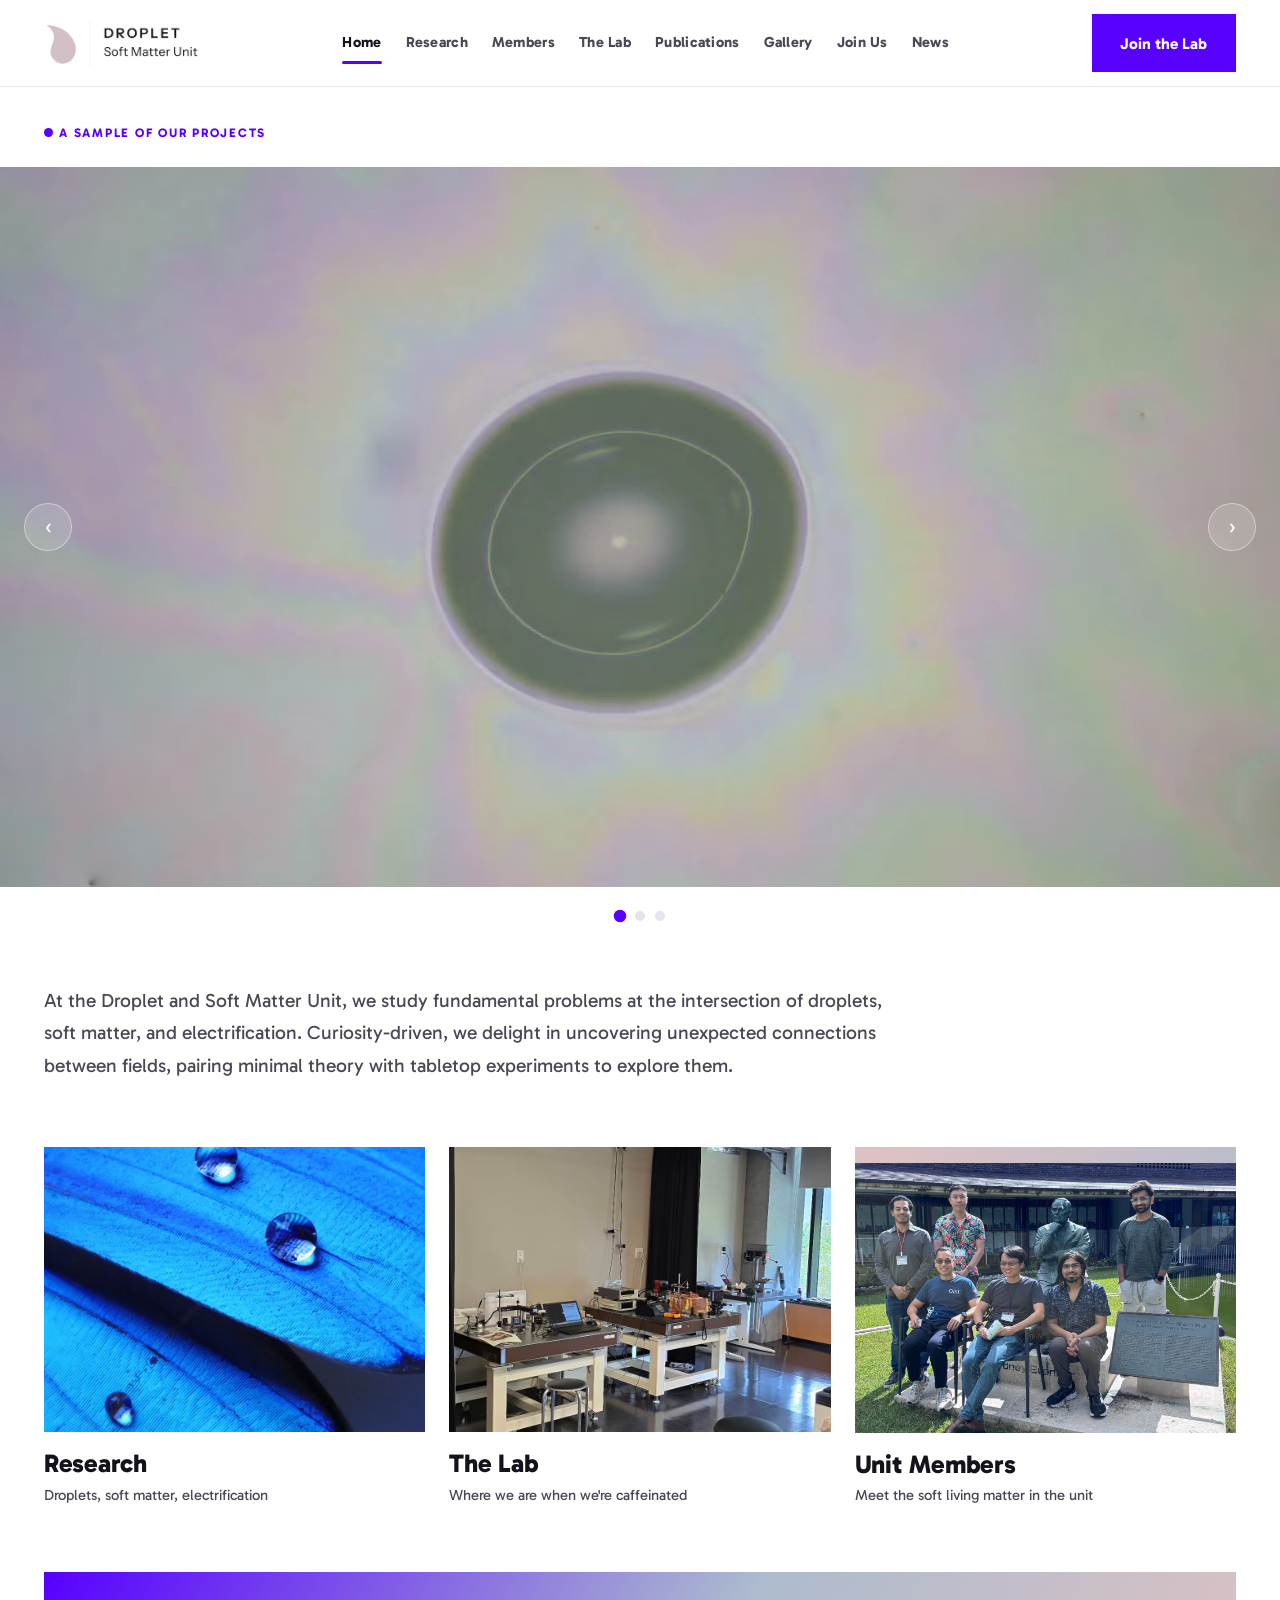
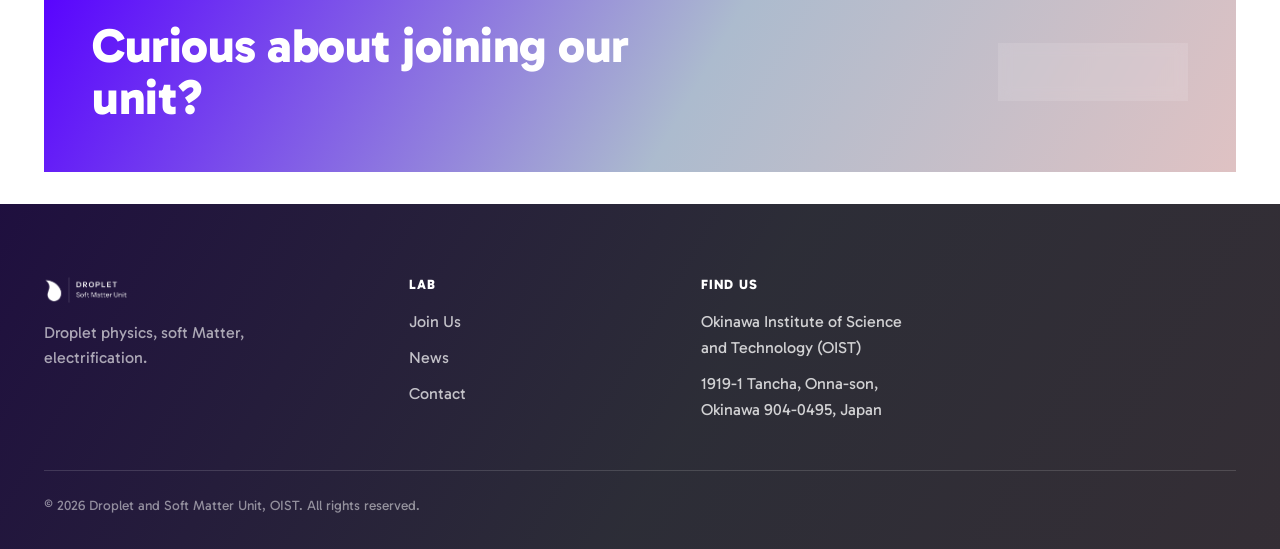
<file: index.html>
<!doctype html>
<html lang="en">
<head>
<meta charset="UTF-8">
<meta name="viewport" content="width=device-width, initial-scale=1">
<title>Droplet Lab — Physics of Droplets, Wetting &amp; Soft Matter | OIST</title>
<meta name="description" content="Droplet Lab, led by Prof. Dan Daniel at OIST, Japan, studies the physics of droplets, wetting and adhesion science, and soft matter.">
<link rel="icon" type="image/svg+xml" href="assets/logo/favicon.svg?v=2">
<link rel="preconnect" href="https://fonts.googleapis.com">
<link rel="preconnect" href="https://fonts.gstatic.com" crossorigin>
<link href="https://fonts.googleapis.com/css2?family=Gabarito:wght@400;500;600;700;800;900&display=swap" rel="stylesheet">
<link rel="stylesheet" href="css/style.css?v=36">
</head>
<body>
<a class="skip-link" href="#main">Skip to content</a>

<header class="site-header">
  <div class="container nav">
    <a class="brand" href="index.html" aria-label="Droplet Lab home">
      <img src="assets/logo/droplet-lab-color-cycle.gif" alt="Droplet, Soft Matter Unit">
    </a>
    <nav class="nav-links" aria-label="Primary">
      <a href="index.html" aria-current="page">Home</a>
      <a href="research.html">Research</a>
      <a href="members.html">Members</a>
      <a href="lab.html">The Lab</a>
      <a href="publications.html">Publications</a>
      <a href="gallery.html">Gallery</a>
      <a href="join.html">Join Us</a>
      <a href="news.html">News</a>
    </nav>
    <div class="nav-cta"><a class="btn btn-primary" href="join.html">Join the Lab</a></div>
    <button class="nav-toggle" aria-label="Toggle menu" aria-expanded="false" aria-controls="primary-nav"><span></span></button>
  </div>
</header>

<main id="main">

  <h1 class="visually-hidden">Droplet Lab &mdash; Physics of Droplets, Wetting &amp; Soft Matter, OIST</h1>

  <!-- SLIDESHOW: A sample of our projects -->
  <section class="reveal section section--tight">
    <div class="container">
      <p class="eyebrow slideshow-intro">A sample of our projects</p>
    </div>

    <div class="slideshow slideshow-full-bleed" data-slideshow aria-roledescription="carousel" aria-label="Featured projects">
      <div class="slideshow-viewport">
        <a class="slideshow-slide is-active" href="exploding-drops.html">
          <video poster="assets/images/hero/color-ejection-poster.jpg" autoplay muted loop playsinline aria-label="High-speed footage of a colored droplet exploding into thin-film patterns on impact">
            <source src="assets/video/color-ejection.webm" type="video/webm">
            <source src="assets/video/color-ejection.mp4" type="video/mp4">
          </video>
          <span class="slideshow-caption">
            <span class="slideshow-title">Exploding Drops</span>
            <span class="slideshow-hint">View project &rarr;</span>
          </span>
        </a>

        <a class="slideshow-slide" href="dancing-drops.html">
          <video autoplay muted loop playsinline aria-label="Condensate droplets dancing in serpentine and circular motion on a lubricated surface">
            <source src="assets/video/Dancing_drops.mp4" type="video/mp4">
          </video>
          <span class="slideshow-caption">
            <span class="slideshow-title">Dancing Drops</span>
            <span class="slideshow-hint">View project &rarr;</span>
          </span>
        </a>

        <a class="slideshow-slide" href="surface-engineering.html">
          <img src="assets/images/projects/Oleoplaning_2.jpg" alt="Iridescent oil droplets oleoplaning across a lubricated surface.">
          <span class="slideshow-caption">
            <span class="slideshow-title">Oleoplaning Drops</span>
            <span class="slideshow-hint">View project &rarr;</span>
          </span>
        </a>

        <button type="button" class="slideshow-arrow slideshow-arrow--prev" aria-label="Previous project">&lsaquo;</button>
        <button type="button" class="slideshow-arrow slideshow-arrow--next" aria-label="Next project">&rsaquo;</button>
      </div>

      <div class="container">
        <div class="slideshow-dots" role="tablist" aria-label="Choose a project">
          <button type="button" class="dot is-active" role="tab" aria-selected="true" aria-label="Exploding Drops"></button>
          <button type="button" class="dot" role="tab" aria-selected="false" aria-label="Dancing Drops"></button>
          <button type="button" class="dot" role="tab" aria-selected="false" aria-label="Oleoplaning Drops"></button>
        </div>
      </div>
    </div>
  </section>

  <!-- MISSION -->
  <section class="reveal section section--tight">
    <div class="container">
      <p class="mission-lede">At the Droplet and Soft Matter Unit, we study fundamental problems at the intersection of droplets, soft matter, and electrification. Curiosity-driven, we delight in uncovering unexpected connections between fields, pairing minimal theory with tabletop experiments to explore them.</p>
    </div>
  </section>

  <!-- 3 PANELS: Research / The Lab / Members -->
  <section class="reveal section section--tight">
    <div class="container">
      <div class="sample-grid">
        <a class="sample-tile" href="research.html">
          <div class="card-media" style="border-radius: var(--radius-md);">
            <img src="assets/images/hero/morpho.avif" alt="Morpho.">
          </div>
          <h3>Research</h3>
          <p>Droplets, soft matter, electrification</p>
        </a>
        <a class="sample-tile" href="lab.html">
          <div class="card-media" style="border-radius: var(--radius-md);">
            <img src="assets/images/lab/optical_lab.jpg" alt="Optical lab.">
          </div>
          <h3>The Lab</h3>
          <p>Where we are when we're caffeinated </p>
        </a>
        <a class="sample-tile" href="members.html">
          <div class="card-media" style="border-radius: var(--radius-md); background: var(--gradient-1);">
            <img src="assets/images/team/Team_cropped.jpg" alt="Group photo cropped." style="object-fit: contain; object-position: bottom;">
          </div>
          <h3>Unit Members</h3>
          <p>Meet the soft living matter in the unit </p>
        </a>
      </div>
    </div>
  </section>

  <!-- CTA -->
  <section class="reveal section section--tight">
    <div class="container">
      <div class="cta-band">
        <h2>Curious about joining our unit?</h2>
        <a class="btn btn-on-dark" href="join.html">See open positions</a>
      </div>
    </div>
  </section>

</main>

<footer class="site-footer">
  <div class="container footer-inner">
    <div class="footer-grid">
      <div class="footer-brand">
        <img src="assets/logo/droplet-lab-white-thick.png?v=2" alt="Droplet, Soft Matter Unit">
        <p>Droplet physics, soft Matter, electrification.</p>
      </div>
      <div class="footer-col">
        <h4>Lab</h4>
        <ul>
          <li><a href="join.html">Join Us</a></li>
          <li><a href="news.html">News</a></li>
          <li><a href="mailto:dan-daniel@oist.jp">Contact</a></li>
        </ul>
      </div>
      <div class="footer-col">
        <h4>Find us</h4>
        <ul>
          <li>Okinawa Institute of Science<br>and Technology (OIST)</li>
          <li>1919-1 Tancha, Onna-son,<br>Okinawa 904-0495, Japan</li>
        </ul>
      </div>
    </div>
    <div class="footer-bottom">
      <span>&copy; <span data-year>2026</span> Droplet and Soft Matter Unit, OIST. All rights reserved.</span>
    </div>
  </div>
</footer>

<script src="js/main.js?v=12"></script>
</body>
</html>
</file>
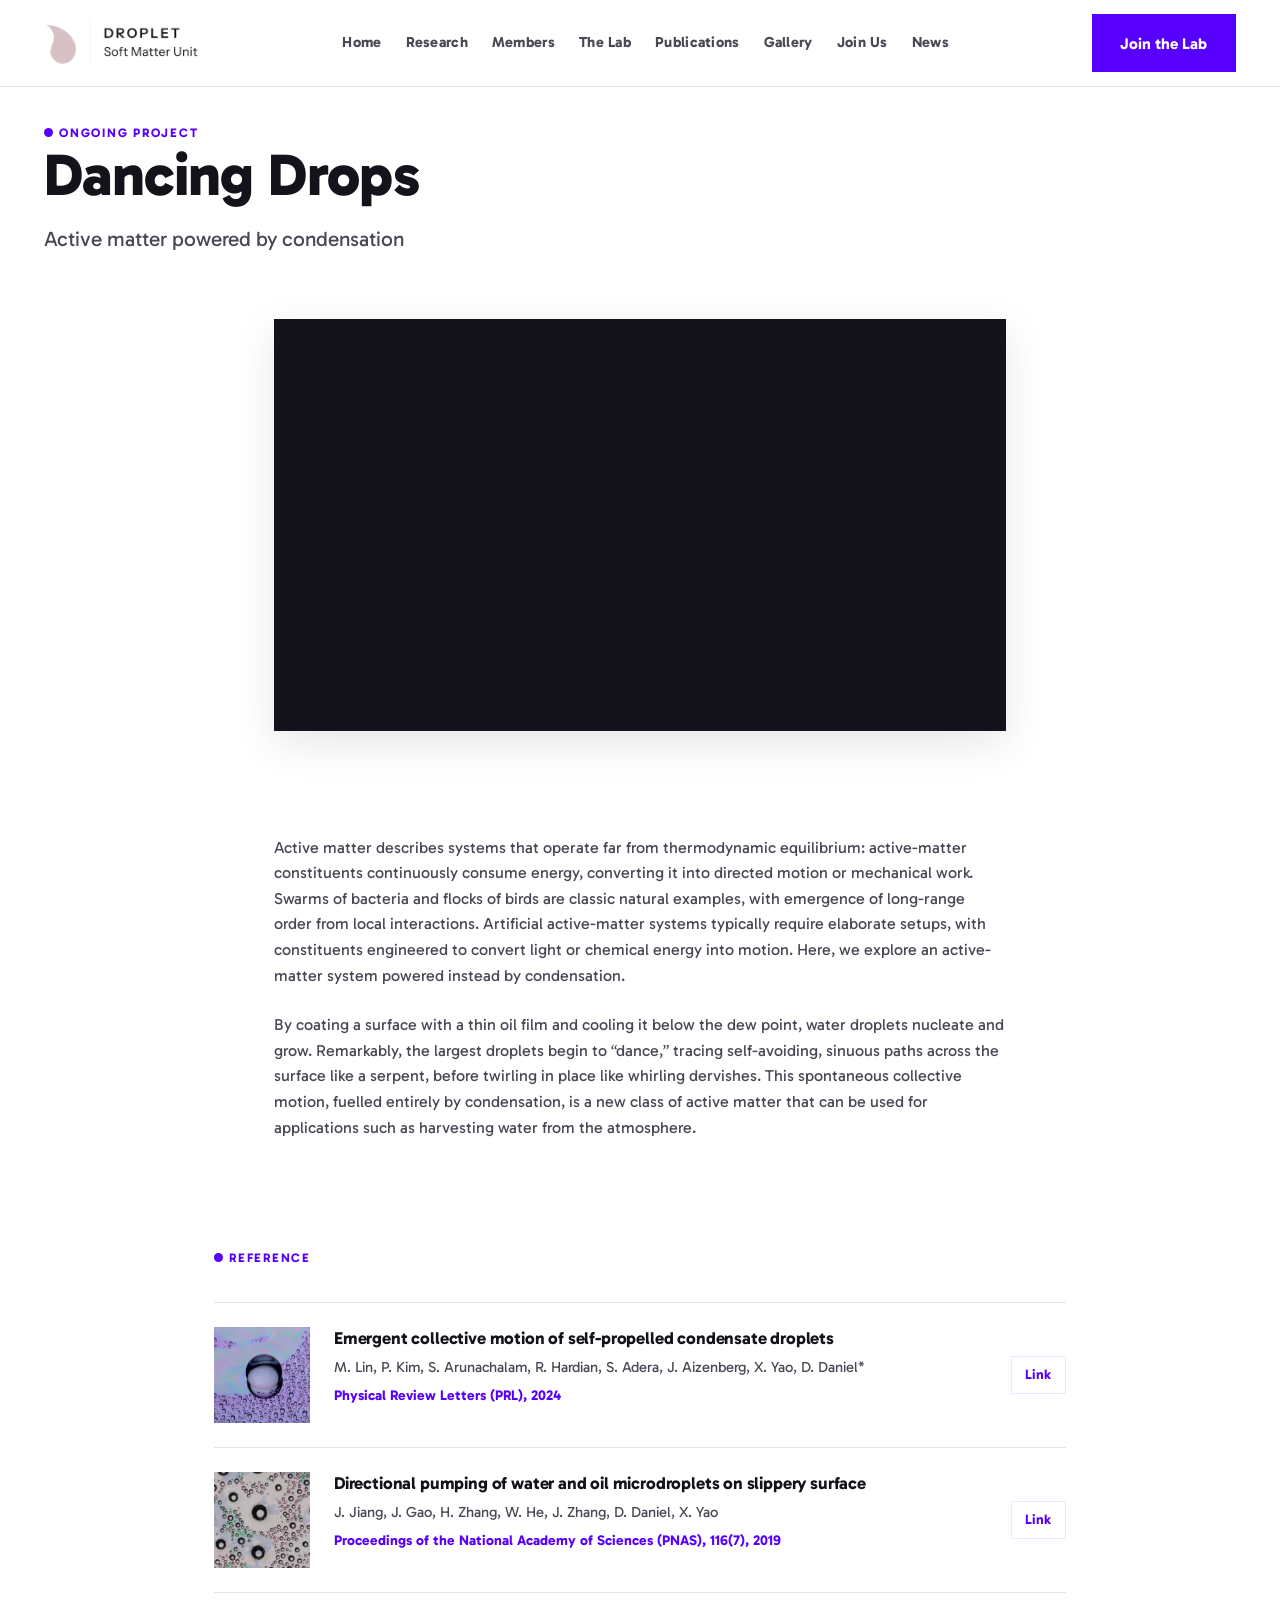
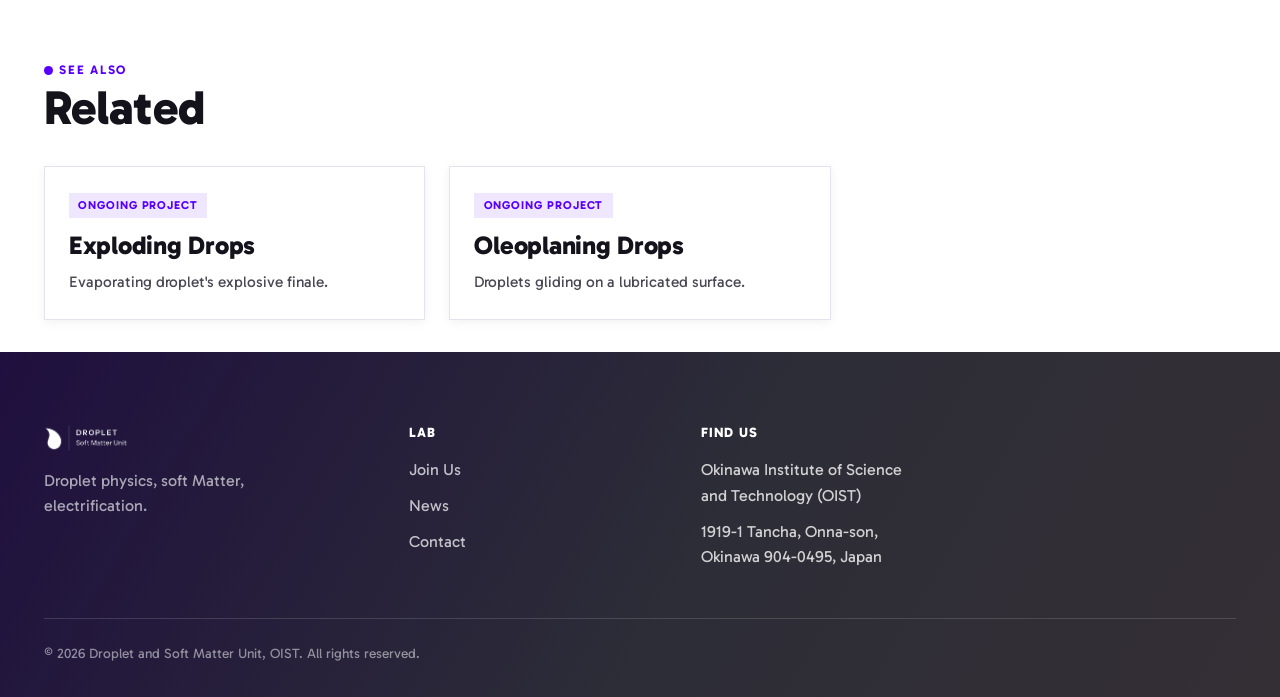
<file: dancing-drops.html>
<!doctype html>
<html lang="en">
<head>
<meta charset="UTF-8">
<meta name="viewport" content="width=device-width, initial-scale=1">
<title>Dancing Drops — Droplet Lab | OIST</title>
<meta name="description" content="Condensate droplets tracing serpentine and circular paths on a lubricated surface, from Droplet Lab at OIST.">
<link rel="icon" type="image/svg+xml" href="assets/logo/favicon.svg?v=2">
<link rel="preconnect" href="https://fonts.googleapis.com">
<link rel="preconnect" href="https://fonts.gstatic.com" crossorigin>
<link href="https://fonts.googleapis.com/css2?family=Gabarito:wght@400;500;600;700;800;900&display=swap" rel="stylesheet">
<link rel="stylesheet" href="css/style.css?v=36">
</head>
<body>
<a class="skip-link" href="#main">Skip to content</a>

<header class="site-header">
  <div class="container nav">
    <a class="brand" href="index.html" aria-label="Droplet Lab home">
      <img src="assets/logo/droplet-lab-color-cycle.gif" alt="Droplet, Soft Matter Unit">
    </a>
    <nav class="nav-links" aria-label="Primary">
      <a href="index.html">Home</a>
      <a href="research.html">Research</a>
      <a href="members.html">Members</a>
      <a href="lab.html">The Lab</a>
      <a href="publications.html">Publications</a>
      <a href="gallery.html">Gallery</a>
      <a href="join.html">Join Us</a>
      <a href="news.html">News</a>
    </nav>
    <div class="nav-cta"><a class="btn btn-primary" href="join.html">Join the Lab</a></div>
    <button class="nav-toggle" aria-label="Toggle menu" aria-expanded="false"><span></span></button>
  </div>
</header>

<main id="main">

  <section class="reveal section section--tight">
    <div class="container">
      <p class="eyebrow">Ongoing Project</p>
      <h1>Dancing Drops</h1>
      <p class="lede" style="margin-top: var(--space-3);">Active matter powered by condensation</p>
    </div>
  </section>

  <section class="reveal section section--tight">
    <div class="container">
      <div class="project-media" style="max-width: calc(780px - 3rem); aspect-ratio: 16 / 9;">
        <iframe id="dancing-drops-video" src="https://player.vimeo.com/video/1221354321" title="Dancing Drops" style="width: 100%; height: 100%; border: 0;" allow="autoplay; fullscreen; picture-in-picture" allowfullscreen loading="lazy"></iframe>
      </div>
    </div>
  </section>

  <section class="reveal section">
    <div class="container" style="max-width: 780px;">
      <p>Active matter describes systems that operate far from thermodynamic equilibrium: active-matter constituents continuously consume energy, converting it into directed motion or mechanical work. Swarms of bacteria and flocks of birds are classic natural examples, with emergence of long-range order from local interactions. Artificial active-matter systems typically require elaborate setups, with constituents engineered to convert light or chemical energy into motion. Here, we explore an active-matter system powered instead by condensation.</p>
      <p style="margin-top: var(--space-4);">By coating a surface with a thin oil film and cooling it below the dew point, water droplets nucleate and grow. Remarkably, the largest droplets begin to &ldquo;dance,&rdquo; tracing self-avoiding, sinuous paths across the surface like a serpent, before twirling in place like whirling dervishes. This spontaneous collective motion, fuelled entirely by condensation, is a new class of active matter that can be used for applications such as harvesting water from the atmosphere.</p>
    </div>
  </section>

  <section class="reveal section section--tight">
    <div class="container" style="max-width: 900px;">
      <div class="section-head">
        <div>
          <p class="eyebrow">Reference</p>
        </div>
      </div>

      <div class="pub-item">
        <div class="pub-thumb"><img src="assets/images/publications/PRL.jpg" alt="" loading="lazy"></div>
        <div>
          <h3>Emergent collective motion of self-propelled condensate droplets</h3>
          <p class="authors">M. Lin, P. Kim, S. Arunachalam, R. Hardian, S. Adera, J. Aizenberg, X. Yao, D. Daniel*</p>
          <p class="venue">Physical Review Letters (PRL), 2024</p>
        </div>
        <a class="pub-link" target="_blank" rel="noopener" href="https://journals.aps.org/prl/abstract/10.1103/PhysRevLett.132.058203">Link</a>
      </div>

      <div class="pub-item">
        <div class="pub-thumb"><img src="assets/images/publications/PNAS_2019.png" alt="" loading="lazy"></div>
        <div>
          <h3>Directional pumping of water and oil microdroplets on slippery surface</h3>
          <p class="authors">J. Jiang, J. Gao, H. Zhang, W. He, J. Zhang, D. Daniel, X. Yao</p>
          <p class="venue">Proceedings of the National Academy of Sciences (PNAS), 116(7), 2019</p>
        </div>
        <a class="pub-link" target="_blank" rel="noopener" href="https://www.pnas.org/doi/10.1073/pnas.1817172116">Link</a>
      </div>
    </div>
  </section>

  <section class="reveal section section--tight">
    <div class="container">
      <div class="section-head">
        <div>
          <p class="eyebrow">See also</p>
          <h2>Related</h2>
        </div>
      </div>
      <div class="grid grid-3">
        <a class="card" href="exploding-drops.html">
          <div class="card-body">
            <span class="card-tag">Ongoing Project</span>
            <h3>Exploding Drops</h3>
            <p>Evaporating droplet's explosive finale.</p>
          </div>
        </a>
        <a class="card" href="surface-engineering.html">
          <div class="card-body">
            <span class="card-tag">Ongoing Project</span>
            <h3>Oleoplaning Drops</h3>
            <p>Droplets gliding on a lubricated surface.</p>
          </div>
        </a>
      </div>
    </div>
  </section>

</main>

<footer class="site-footer">
  <div class="container footer-inner">
    <div class="footer-grid">
      <div class="footer-brand">
        <img src="assets/logo/droplet-lab-white-thick.png?v=2" alt="Droplet, Soft Matter Unit">
        <p>Droplet physics, soft Matter, electrification.</p>
      </div>
      <div class="footer-col">
        <h4>Lab</h4>
        <ul>
          <li><a href="join.html">Join Us</a></li>
          <li><a href="news.html">News</a></li>
          <li><a href="mailto:dan-daniel@oist.jp">Contact</a></li>
        </ul>
      </div>
      <div class="footer-col">
        <h4>Find us</h4>
        <ul>
          <li>Okinawa Institute of Science<br>and Technology (OIST)</li>
          <li>1919-1 Tancha, Onna-son,<br>Okinawa 904-0495, Japan</li>
        </ul>
      </div>
    </div>
    <div class="footer-bottom">
      <span>&copy; <span data-year>2026</span> Droplet and Soft Matter Unit, OIST. All rights reserved.</span>
    </div>
  </div>
</footer>

<script src="js/main.js?v=12"></script>
<script src="https://player.vimeo.com/api/player.js"></script>
<script>
  (function () {
    var iframe = document.getElementById("dancing-drops-video");
    if (!iframe || typeof Vimeo === "undefined") return;
    var player = new Vimeo.Player(iframe);
    player.on("timeupdate", function (data) {
      if (data.duration && data.seconds >= data.duration - 0.75) {
        player.pause();
      }
    });
  })();
</script>
</body>
</html>
</file>
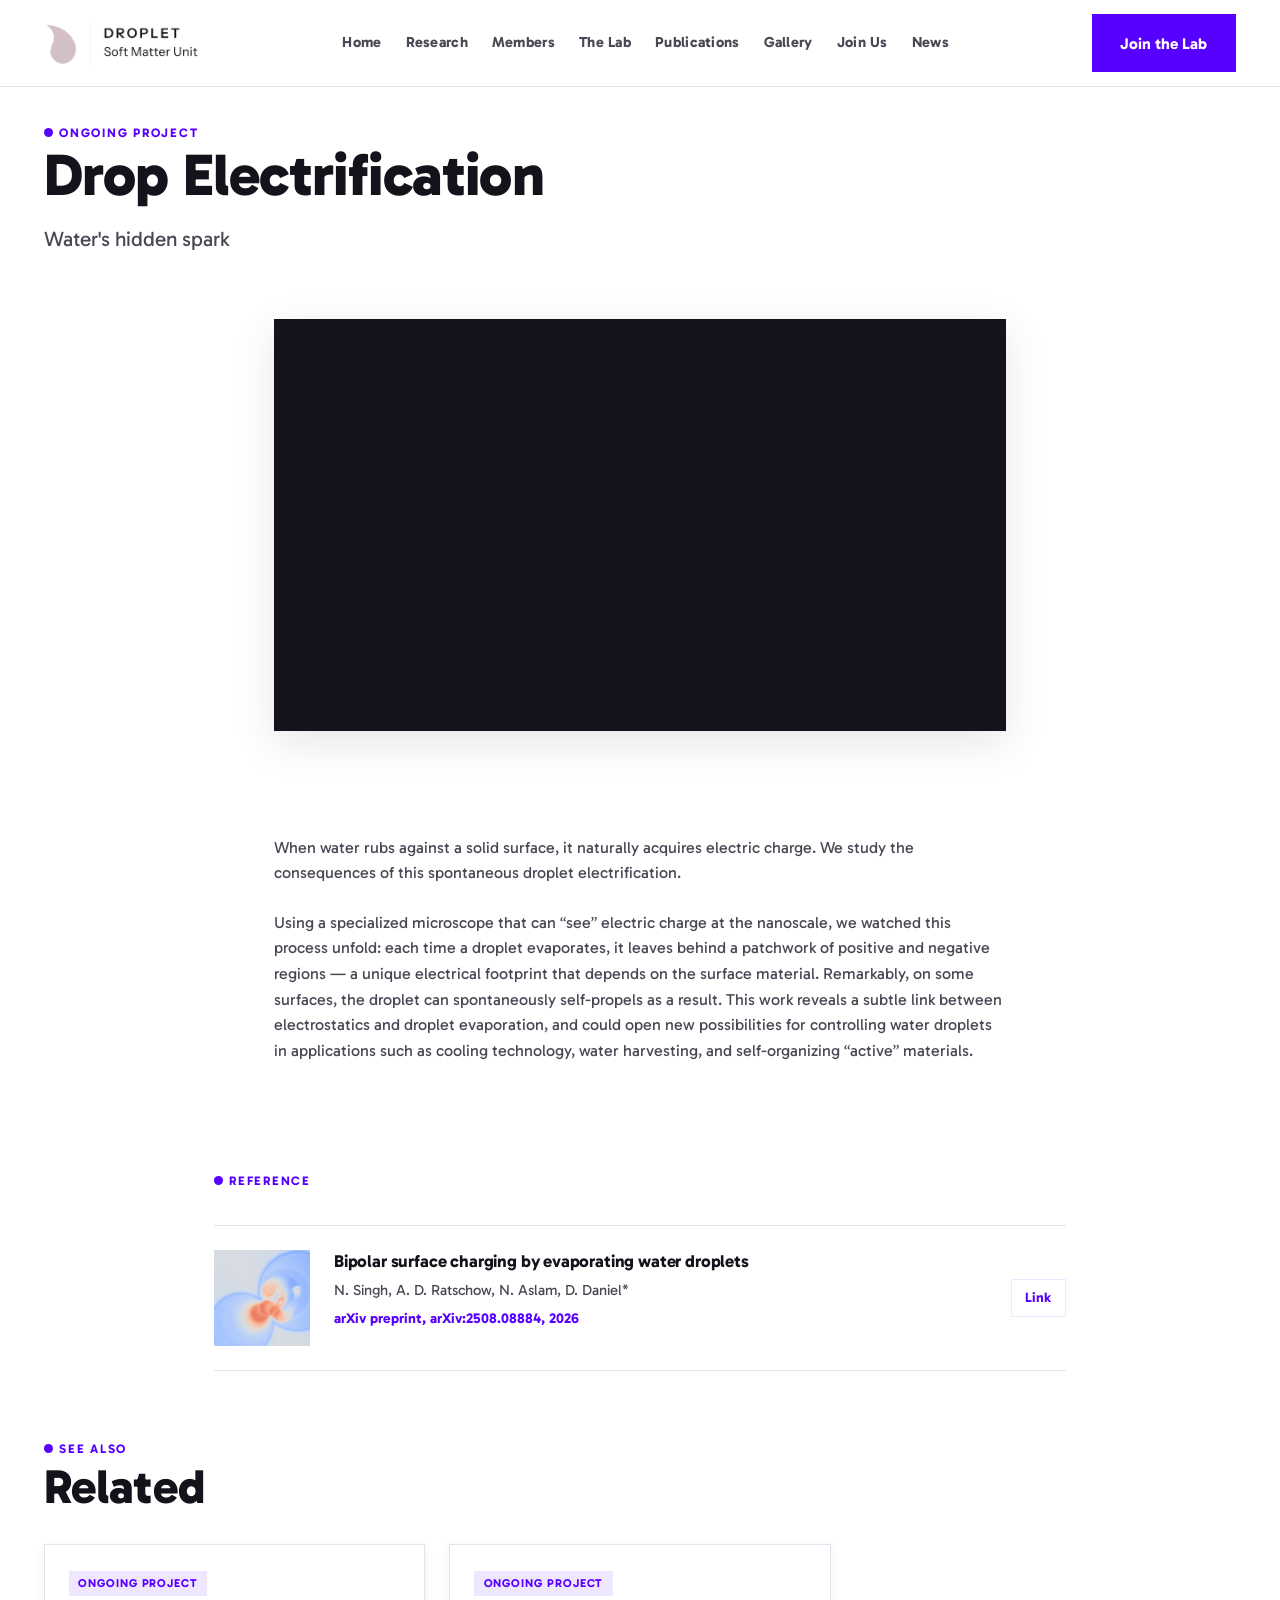
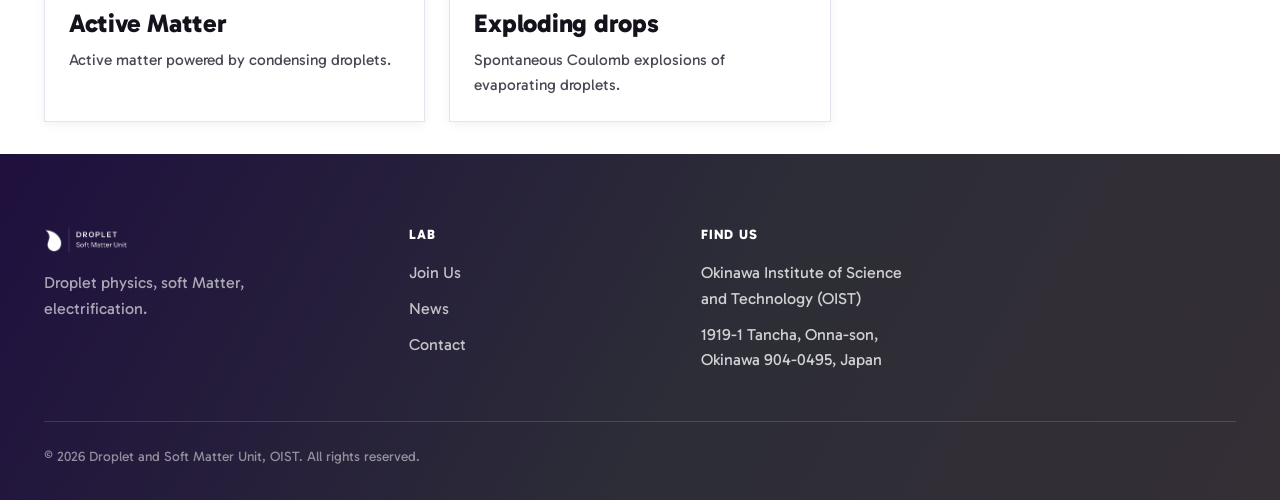
<file: droplet-electrification.html>
<!doctype html>
<html lang="en">
<head>
<meta charset="UTF-8">
<meta name="viewport" content="width=device-width, initial-scale=1">
<title>Droplet Electrification — Droplet Lab | OIST</title>
<meta name="description" content="How water spontaneously acquires electric charge when it contacts a solid surface, studied by Droplet Lab at OIST.">
<link rel="icon" type="image/svg+xml" href="assets/logo/favicon.svg?v=2">
<link rel="preconnect" href="https://fonts.googleapis.com">
<link rel="preconnect" href="https://fonts.gstatic.com" crossorigin>
<link href="https://fonts.googleapis.com/css2?family=Gabarito:wght@400;500;600;700;800;900&display=swap" rel="stylesheet">
<link rel="stylesheet" href="css/style.css?v=36">
</head>
<body>
<a class="skip-link" href="#main">Skip to content</a>

<header class="site-header">
  <div class="container nav">
    <a class="brand" href="index.html" aria-label="Droplet Lab home">
      <img src="assets/logo/droplet-lab-color-cycle.gif" alt="Droplet, Soft Matter Unit">
    </a>
    <nav class="nav-links" aria-label="Primary">
      <a href="index.html">Home</a>
      <a href="research.html">Research</a>
      <a href="members.html">Members</a>
      <a href="lab.html">The Lab</a>
      <a href="publications.html">Publications</a>
      <a href="gallery.html">Gallery</a>
      <a href="join.html">Join Us</a>
      <a href="news.html">News</a>
    </nav>
    <div class="nav-cta"><a class="btn btn-primary" href="join.html">Join the Lab</a></div>
    <button class="nav-toggle" aria-label="Toggle menu" aria-expanded="false"><span></span></button>
  </div>
</header>

<main id="main">

  <section class="reveal section section--tight">
    <div class="container">
      <p class="eyebrow">Ongoing Project</p>
      <h1>Drop Electrification</h1>
      <p class="lede" style="margin-top: var(--space-3);">Water's hidden spark</p>
    </div>
  </section>

  <section class="reveal section section--tight">
    <div class="container">
      <div class="project-media" style="max-width: calc(780px - 3rem); aspect-ratio: 16 / 9;">
        <iframe id="electrification-video" src="https://player.vimeo.com/video/1221332337" title="Droplet Electrification" style="width: 100%; height: 100%; border: 0;" allow="autoplay; fullscreen; picture-in-picture" allowfullscreen loading="lazy"></iframe>
      </div>
    </div>
  </section>

  <section class="reveal section">
    <div class="container" style="max-width: 780px;">
      <p>When water rubs against a solid surface, it naturally acquires electric charge. We study the consequences of this spontaneous droplet electrification.</p>
      <p style="margin-top: var(--space-4);">Using a specialized microscope that can &ldquo;see&rdquo; electric charge at the nanoscale, we watched this process unfold:
        each time a droplet evaporates, it leaves behind a patchwork of positive and negative regions &mdash; a unique electrical footprint that depends on the surface material.
        Remarkably, on some surfaces, the droplet can spontaneously self-propels as a result. This work reveals a subtle link between electrostatics and droplet evaporation,
        and could open new possibilities for controlling water droplets in applications such as cooling technology, water harvesting, and self-organizing &ldquo;active&rdquo;
        materials.</p>
    </div>
  </section>

  <section class="reveal section section--tight">
    <div class="container" style="max-width: 900px;">
      <div class="section-head">
        <div>
          <p class="eyebrow">Reference</p>
        </div>
      </div>

      <div class="pub-item">
        <div class="pub-thumb"><img src="assets/images/publications/Arxiv_2026.jpg" alt="" loading="lazy"></div>
        <div>
          <h3>Bipolar surface charging by evaporating water droplets</h3>
          <p class="authors">N. Singh, A. D. Ratschow, N. Aslam, D. Daniel*</p>
          <p class="venue">arXiv preprint, arXiv:2508.08884, 2026</p>
        </div>
        <a class="pub-link" target="_blank" rel="noopener" href="https://arxiv.org/pdf/2508.08884">Link</a>
      </div>
    </div>
  </section>

  <section class="reveal section section--tight">
    <div class="container">
      <div class="section-head">
        <div>
          <p class="eyebrow">See also</p>
          <h2>Related</h2>
        </div>
      </div>
      <div class="grid grid-3">
        <a class="card" href="dancing-drops.html">
          <div class="card-body">
            <span class="card-tag">Ongoing Project</span>
            <h3>Active Matter</h3>
            <p>Active matter powered by condensing droplets.</p>
          </div>
        </a>
        <a class="card" href="exploding-drops.html">
          <div class="card-body">
            <span class="card-tag">Ongoing Project</span>
            <h3>Exploding drops</h3>
            <p>Spontaneous Coulomb explosions of evaporating droplets.</p>
          </div>
        </a>
      </div>
    </div>
  </section>

</main>

<footer class="site-footer">
  <div class="container footer-inner">
    <div class="footer-grid">
      <div class="footer-brand">
        <img src="assets/logo/droplet-lab-white-thick.png?v=2" alt="Droplet, Soft Matter Unit">
        <p>Droplet physics, soft Matter, electrification.</p>
      </div>
      <div class="footer-col">
        <h4>Lab</h4>
        <ul>
          <li><a href="join.html">Join Us</a></li>
          <li><a href="news.html">News</a></li>
          <li><a href="mailto:dan-daniel@oist.jp">Contact</a></li>
        </ul>
      </div>
      <div class="footer-col">
        <h4>Find us</h4>
        <ul>
          <li>Okinawa Institute of Science<br>and Technology (OIST)</li>
          <li>1919-1 Tancha, Onna-son,<br>Okinawa 904-0495, Japan</li>
        </ul>
      </div>
    </div>
    <div class="footer-bottom">
      <span>&copy; <span data-year>2026</span> Droplet and Soft Matter Unit, OIST. All rights reserved.</span>
    </div>
  </div>
</footer>

<script src="js/main.js?v=12"></script>
<script src="https://player.vimeo.com/api/player.js"></script>
<script>
  (function () {
    var iframe = document.getElementById("electrification-video");
    if (!iframe || typeof Vimeo === "undefined") return;
    var player = new Vimeo.Player(iframe);
    player.on("timeupdate", function (data) {
      if (data.duration && data.seconds >= data.duration - 0.75) {
        player.pause();
      }
    });
  })();
</script>
</body>
</html>
</file>
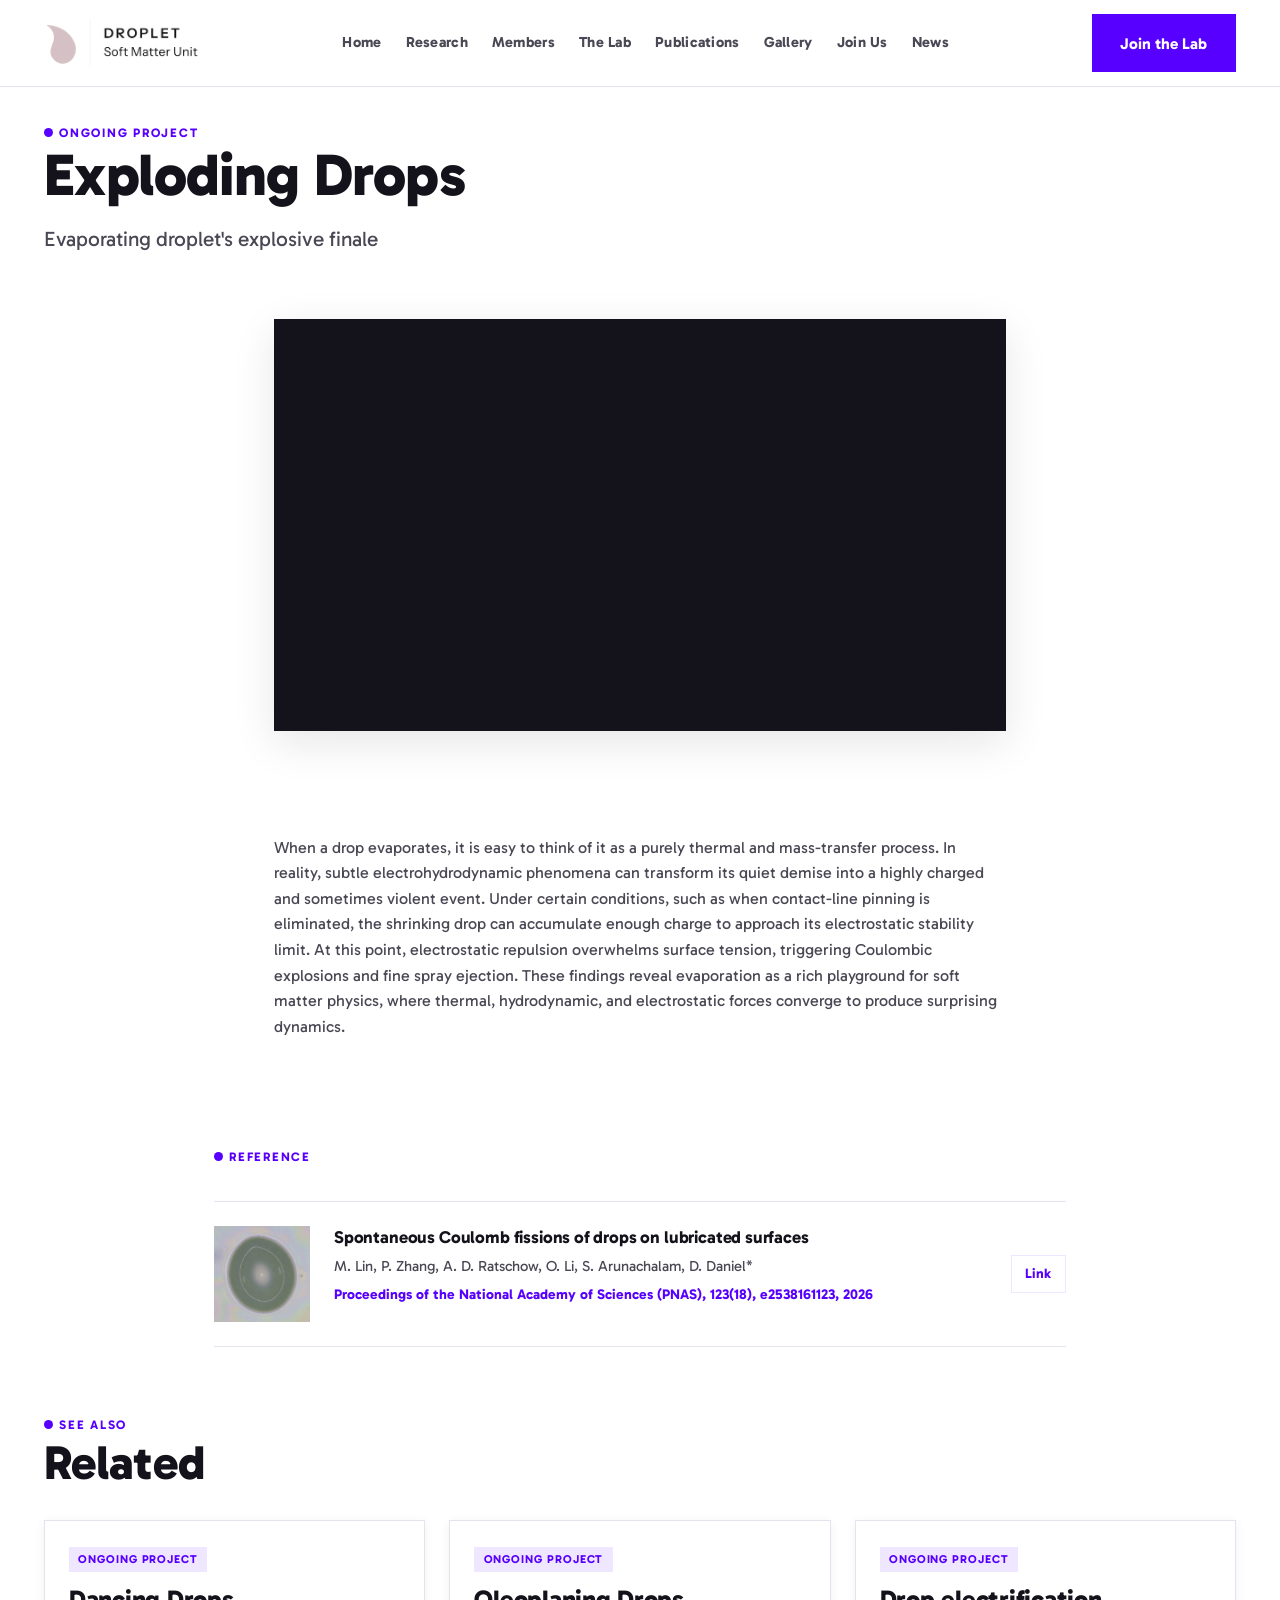
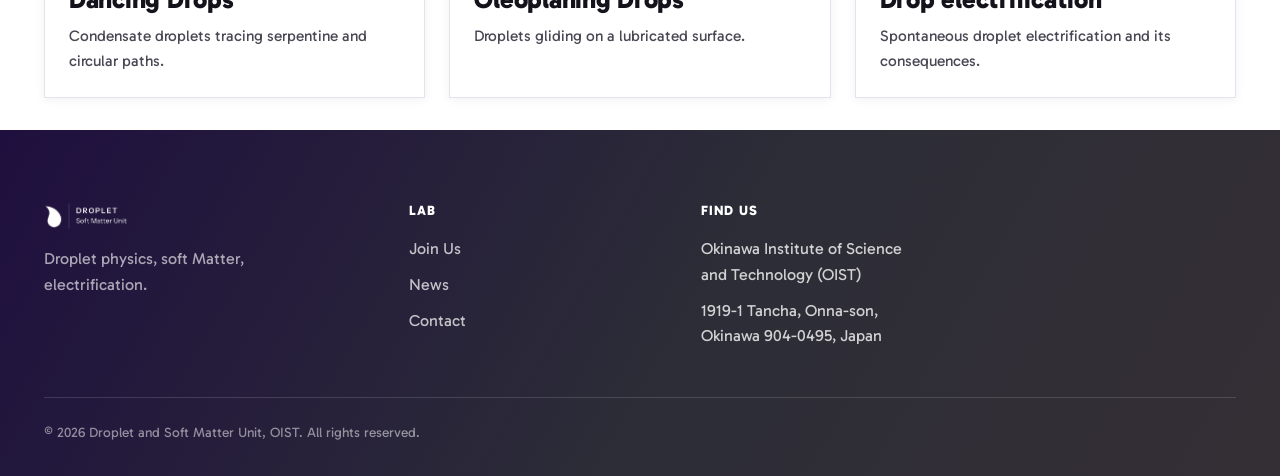
<file: exploding-drops.html>
<!doctype html>
<html lang="en">
<head>
<meta charset="UTF-8">
<meta name="viewport" content="width=device-width, initial-scale=1">
<title>Exploding Drops — Droplet Lab | OIST</title>
<meta name="description" content="High-speed footage of colored droplets exploding into thin-film patterns on impact, from Droplet Lab at OIST.">
<link rel="icon" type="image/svg+xml" href="assets/logo/favicon.svg?v=2">
<link rel="preconnect" href="https://fonts.googleapis.com">
<link rel="preconnect" href="https://fonts.gstatic.com" crossorigin>
<link href="https://fonts.googleapis.com/css2?family=Gabarito:wght@400;500;600;700;800;900&display=swap" rel="stylesheet">
<link rel="stylesheet" href="css/style.css?v=36">
</head>
<body>
<a class="skip-link" href="#main">Skip to content</a>

<header class="site-header">
  <div class="container nav">
    <a class="brand" href="index.html" aria-label="Droplet Lab home">
      <img src="assets/logo/droplet-lab-color-cycle.gif" alt="Droplet, Soft Matter Unit">
    </a>
    <nav class="nav-links" aria-label="Primary">
      <a href="index.html">Home</a>
      <a href="research.html">Research</a>
      <a href="members.html">Members</a>
      <a href="lab.html">The Lab</a>
      <a href="publications.html">Publications</a>
      <a href="gallery.html">Gallery</a>
      <a href="join.html">Join Us</a>
      <a href="news.html">News</a>
    </nav>
    <div class="nav-cta"><a class="btn btn-primary" href="join.html">Join the Lab</a></div>
    <button class="nav-toggle" aria-label="Toggle menu" aria-expanded="false"><span></span></button>
  </div>
</header>

<main id="main">

  <section class="reveal section section--tight">
    <div class="container">
      <p class="eyebrow">Ongoing Project</p>
      <h1>Exploding Drops</h1>
      <p class="lede" style="margin-top: var(--space-3);">Evaporating droplet's explosive finale</p>
    </div>
  </section>

  <section class="reveal section section--tight">
    <div class="container">
      <div class="project-media" style="max-width: calc(780px - 3rem); aspect-ratio: 16 / 9;">
        <iframe id="exploding-drops-video" src="https://player.vimeo.com/video/998855567" title="Exploding Drops" style="width: 100%; height: 100%; border: 0;" allow="autoplay; fullscreen; picture-in-picture" allowfullscreen loading="lazy"></iframe>
      </div>
    </div>
  </section>

  <section class="reveal section">
    <div class="container" style="max-width: 780px;">
      <p>When a drop evaporates, it is easy to think of it as a purely thermal and mass-transfer process. In reality, subtle electrohydrodynamic phenomena can transform its quiet demise into a highly charged and sometimes violent event. Under certain conditions, such as when contact-line pinning is eliminated, the shrinking drop can accumulate enough charge to approach its electrostatic stability limit. At this point, electrostatic repulsion overwhelms surface tension, triggering Coulombic explosions and fine spray ejection. These findings reveal evaporation as a rich playground for soft matter physics, where thermal, hydrodynamic, and electrostatic forces converge to produce surprising dynamics.</p>
    </div>
  </section>

  <section class="reveal section section--tight">
    <div class="container" style="max-width: 900px;">
      <div class="section-head">
        <div>
          <p class="eyebrow">Reference</p>
        </div>
      </div>

      <div class="pub-item">
        <div class="pub-thumb"><img src="assets/images/publications/PNAS_2026.png" alt="" loading="lazy"></div>
        <div>
          <h3>Spontaneous Coulomb fissions of drops on lubricated surfaces</h3>
          <p class="authors">M. Lin, P. Zhang, A. D. Ratschow, O. Li, S. Arunachalam, D. Daniel*</p>
          <p class="venue">Proceedings of the National Academy of Sciences (PNAS), 123(18), e2538161123, 2026</p>
        </div>
        <a class="pub-link" target="_blank" rel="noopener" href="https://doi.org/10.1073/pnas.2538161123">Link</a>
      </div>
    </div>
  </section>

  <section class="reveal section section--tight">
    <div class="container">
      <div class="section-head">
        <div>
          <p class="eyebrow">See also</p>
          <h2>Related</h2>
        </div>
      </div>
      <div class="grid grid-3">
        <a class="card" href="dancing-drops.html">
          <div class="card-body">
            <span class="card-tag">Ongoing Project</span>
            <h3>Dancing Drops</h3>
            <p>Condensate droplets tracing serpentine and circular paths.</p>
          </div>
        </a>
        <a class="card" href="surface-engineering.html">
          <div class="card-body">
            <span class="card-tag">Ongoing Project</span>
            <h3>Oleoplaning Drops</h3>
            <p>Droplets gliding on a lubricated surface.</p>
          </div>
        </a>
        <a class="card" href="droplet-electrification.html">
          <div class="card-body">
            <span class="card-tag">Ongoing Project</span>
            <h3>Drop electrification</h3>
            <p>Spontaneous droplet electrification and its consequences.</p>
          </div>
        </a>
      </div>
    </div>
  </section>

</main>

<footer class="site-footer">
  <div class="container footer-inner">
    <div class="footer-grid">
      <div class="footer-brand">
        <img src="assets/logo/droplet-lab-white-thick.png?v=2" alt="Droplet, Soft Matter Unit">
        <p>Droplet physics, soft Matter, electrification.</p>
      </div>
      <div class="footer-col">
        <h4>Lab</h4>
        <ul>
          <li><a href="join.html">Join Us</a></li>
          <li><a href="news.html">News</a></li>
          <li><a href="mailto:dan-daniel@oist.jp">Contact</a></li>
        </ul>
      </div>
      <div class="footer-col">
        <h4>Find us</h4>
        <ul>
          <li>Okinawa Institute of Science<br>and Technology (OIST)</li>
          <li>1919-1 Tancha, Onna-son,<br>Okinawa 904-0495, Japan</li>
        </ul>
      </div>
    </div>
    <div class="footer-bottom">
      <span>&copy; <span data-year>2026</span> Droplet and Soft Matter Unit, OIST. All rights reserved.</span>
    </div>
  </div>
</footer>

<script src="js/main.js?v=12"></script>
<script src="https://player.vimeo.com/api/player.js"></script>
<script>
  (function () {
    var iframe = document.getElementById("exploding-drops-video");
    if (!iframe || typeof Vimeo === "undefined") return;
    var player = new Vimeo.Player(iframe);
    player.on("timeupdate", function (data) {
      if (data.duration && data.seconds >= data.duration - 0.75) {
        player.pause();
      }
    });
  })();
</script>
</body>
</html>
</file>
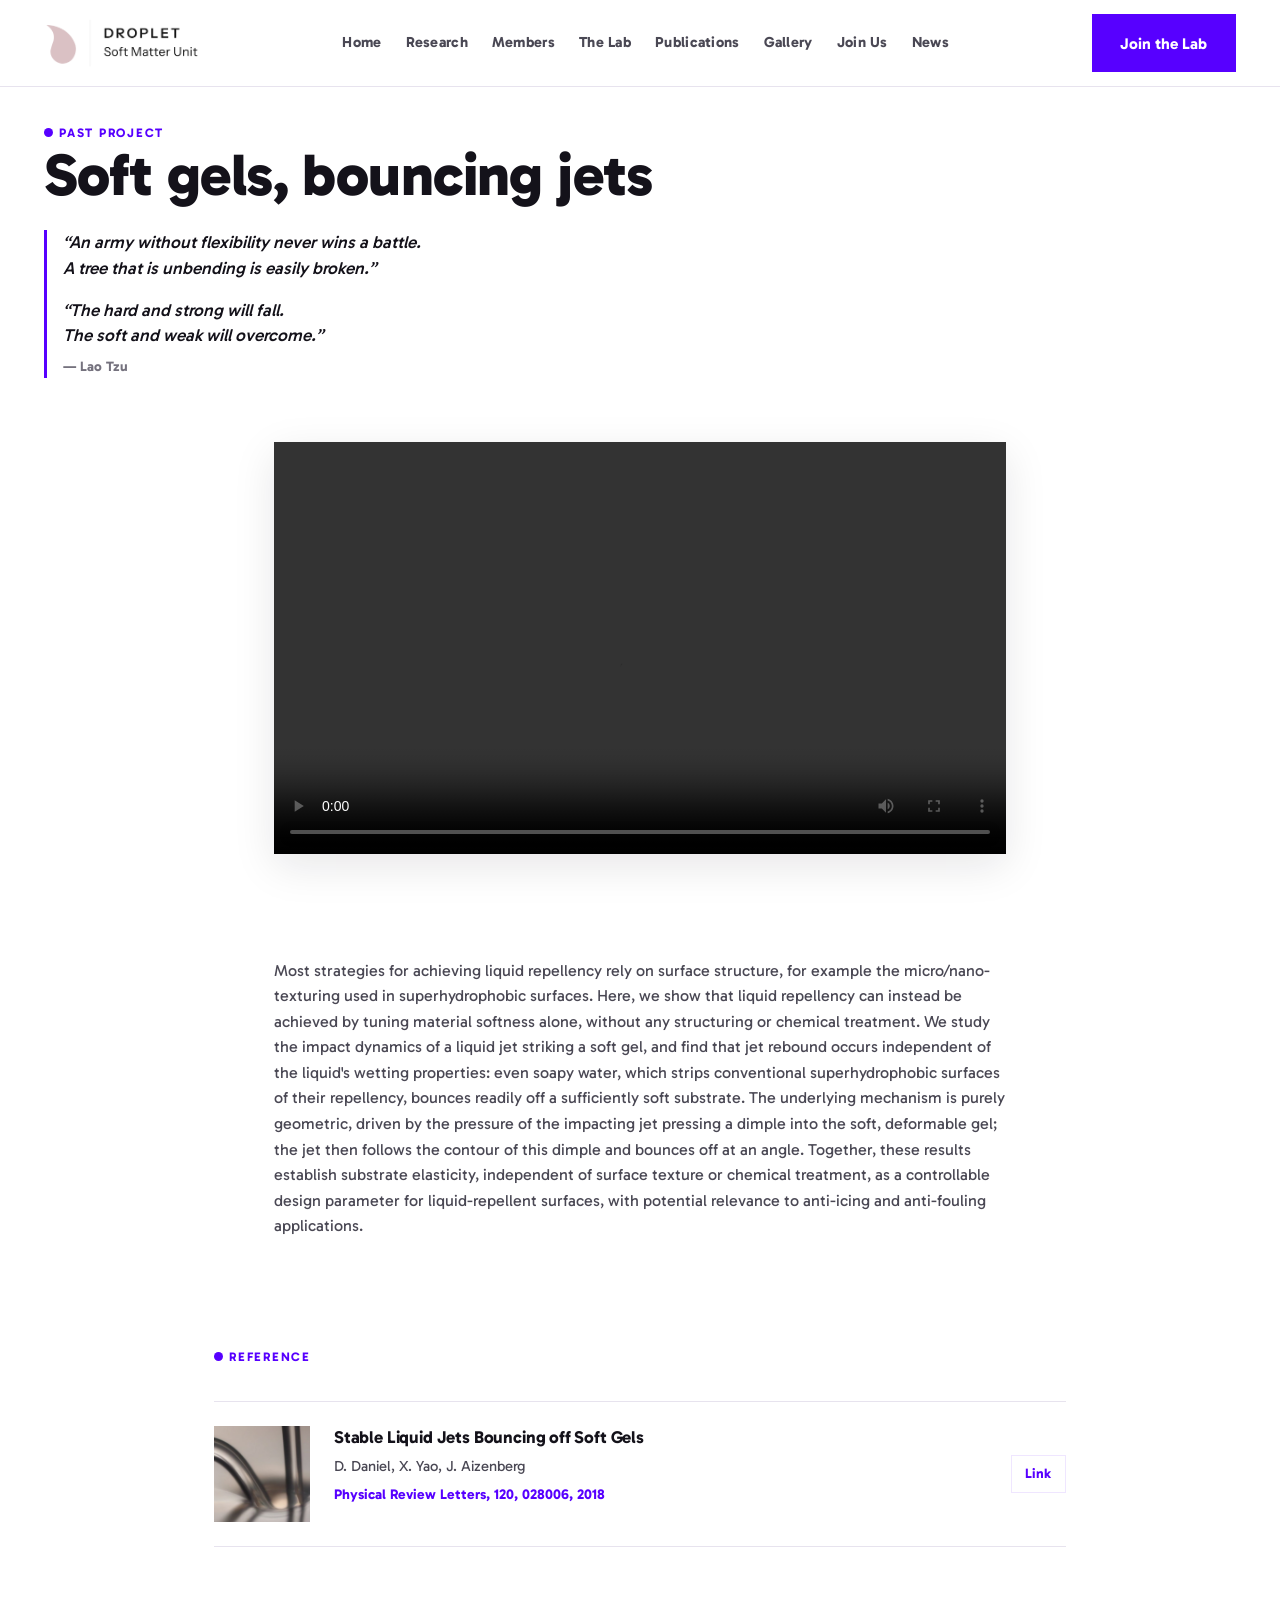
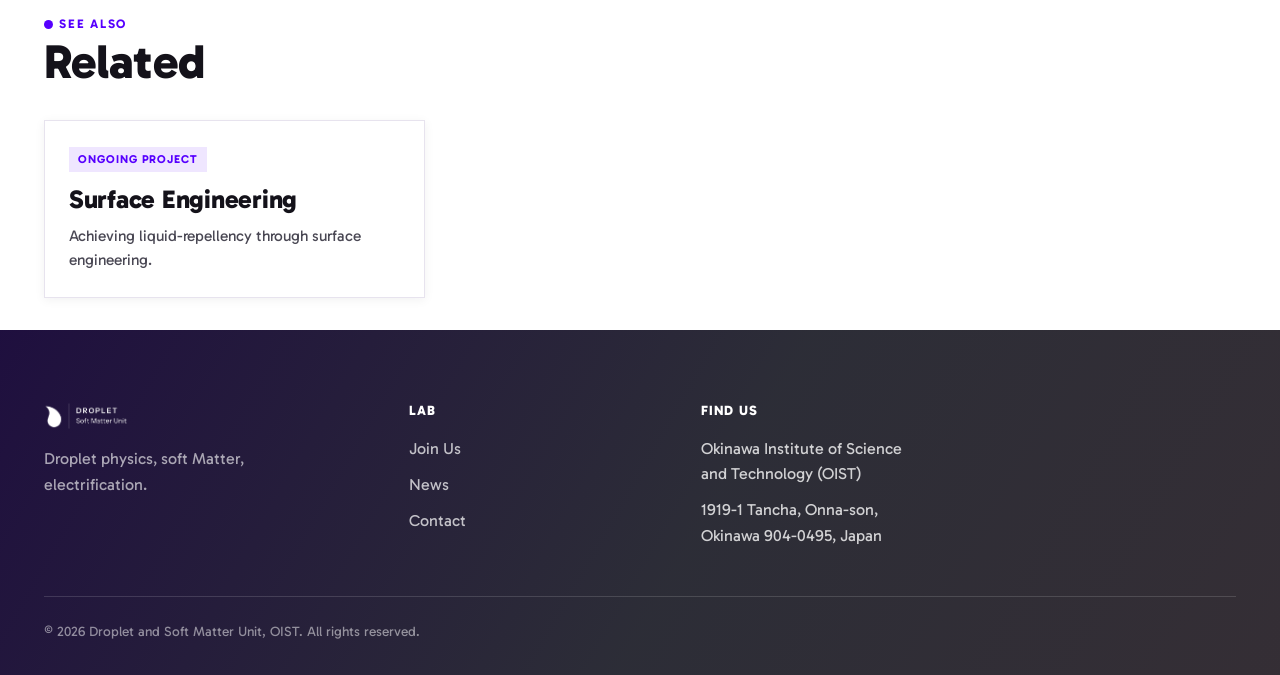
<file: fluid-jet.html>
<!doctype html>
<html lang="en">
<head>
<meta charset="UTF-8">
<meta name="viewport" content="width=device-width, initial-scale=1">
<title>Fluid Jet — Droplet Lab | OIST</title>
<meta name="description" content="Fluid jet impact dynamics on soft materials, studied by Droplet Lab at OIST.">
<link rel="icon" type="image/svg+xml" href="assets/logo/favicon.svg?v=2">
<link rel="preconnect" href="https://fonts.googleapis.com">
<link rel="preconnect" href="https://fonts.gstatic.com" crossorigin>
<link href="https://fonts.googleapis.com/css2?family=Gabarito:wght@400;500;600;700;800;900&display=swap" rel="stylesheet">
<link rel="stylesheet" href="css/style.css?v=36">
</head>
<body>
<a class="skip-link" href="#main">Skip to content</a>

<header class="site-header">
  <div class="container nav">
    <a class="brand" href="index.html" aria-label="Droplet Lab home">
      <img src="assets/logo/droplet-lab-color-cycle.gif" alt="Droplet, Soft Matter Unit">
    </a>
    <nav class="nav-links" aria-label="Primary">
      <a href="index.html">Home</a>
      <a href="research.html">Research</a>
      <a href="members.html">Members</a>
      <a href="lab.html">The Lab</a>
      <a href="publications.html">Publications</a>
      <a href="gallery.html">Gallery</a>
      <a href="join.html">Join Us</a>
      <a href="news.html">News</a>
    </nav>
    <div class="nav-cta"><a class="btn btn-primary" href="join.html">Join the Lab</a></div>
    <button class="nav-toggle" aria-label="Toggle menu" aria-expanded="false"><span></span></button>
  </div>
</header>

<main id="main">

  <section class="reveal section section--tight">
    <div class="container">
      <p class="eyebrow">Past Project</p>
      <h1>Soft gels, bouncing jets</h1>
      <blockquote class="lookbook-quote" style="margin-top: var(--space-4);">
        <p>&ldquo;An army without flexibility never wins a battle.<br>A tree that is unbending is easily broken.&rdquo;</p>
        <p style="margin-top: var(--space-3);">&ldquo;The hard and strong will fall.<br>The soft and weak will overcome.&rdquo;</p>
        <cite>&mdash; Lao Tzu</cite>
      </blockquote>
    </div>
  </section>

  <section class="reveal section section--tight">
    <div class="container">
      <div class="project-media" style="max-width: calc(780px - 3rem); aspect-ratio: 16 / 9;">
        <video controls preload="metadata" style="width: 100%; height: 100%; object-fit: cover;" aria-label="High-speed footage of a liquid jet impacting a soft gel surface">
          <source src="assets/video/jet_impact.mp4" type="video/mp4">
        </video>
      </div>
    </div>
  </section>

  <section class="reveal section">
    <div class="container" style="max-width: 780px;">
      <p>Most strategies for achieving liquid repellency rely on surface structure, for example the micro/nano-texturing used in superhydrophobic surfaces. Here, we show that liquid repellency can instead be achieved by tuning material softness alone, without any structuring or chemical treatment. We study the impact dynamics of a liquid jet striking a soft gel, and find that jet rebound occurs independent of the liquid's wetting properties: even soapy water, which strips conventional superhydrophobic surfaces of their repellency, bounces readily off a sufficiently soft substrate. The underlying mechanism is purely geometric, driven by the pressure of the impacting jet pressing a dimple into the soft, deformable gel; the jet then follows the contour of this dimple and bounces off at an angle. Together, these results establish substrate elasticity, independent of surface texture or chemical treatment, as a controllable design parameter for liquid-repellent surfaces, with potential relevance to anti-icing and anti-fouling applications.</p>
    </div>
  </section>

  <section class="reveal section section--tight">
    <div class="container" style="max-width: 900px;">
      <div class="section-head">
        <div>
          <p class="eyebrow">Reference</p>
        </div>
      </div>

      <div class="pub-item">
        <div class="pub-thumb"><img src="assets/images/publications/PRL_2018.jpg" alt="" loading="lazy"></div>
        <div>
          <h3>Stable Liquid Jets Bouncing off Soft Gels</h3>
          <p class="authors">D. Daniel, X. Yao, J. Aizenberg</p>
          <p class="venue">Physical Review Letters, 120, 028006, 2018</p>
        </div>
        <a class="pub-link" target="_blank" rel="noopener" href="https://journals.aps.org/prl/abstract/10.1103/PhysRevLett.120.028006">Link</a>
      </div>
    </div>
  </section>

  <section class="reveal section section--tight">
    <div class="container">
      <div class="section-head">
        <div>
          <p class="eyebrow">See also</p>
          <h2>Related</h2>
        </div>
      </div>
      <div class="grid grid-3">
        <a class="card" href="surface-engineering.html">
          <div class="card-body">
            <span class="card-tag">Ongoing Project</span>
            <h3>Surface Engineering</h3>
            <p>Achieving liquid-repellency through surface engineering.</p>
          </div>
        </a>
      </div>
    </div>
  </section>

</main>

<footer class="site-footer">
  <div class="container footer-inner">
    <div class="footer-grid">
      <div class="footer-brand">
        <img src="assets/logo/droplet-lab-white-thick.png?v=2" alt="Droplet, Soft Matter Unit">
        <p>Droplet physics, soft Matter, electrification.</p>
      </div>
      <div class="footer-col">
        <h4>Lab</h4>
        <ul>
          <li><a href="join.html">Join Us</a></li>
          <li><a href="news.html">News</a></li>
          <li><a href="mailto:dan-daniel@oist.jp">Contact</a></li>
        </ul>
      </div>
      <div class="footer-col">
        <h4>Find us</h4>
        <ul>
          <li>Okinawa Institute of Science<br>and Technology (OIST)</li>
          <li>1919-1 Tancha, Onna-son,<br>Okinawa 904-0495, Japan</li>
        </ul>
      </div>
    </div>
    <div class="footer-bottom">
      <span>&copy; <span data-year>2026</span> Droplet and Soft Matter Unit, OIST. All rights reserved.</span>
    </div>
  </div>
</footer>

<script src="js/main.js?v=12"></script>
</body>
</html>
</file>
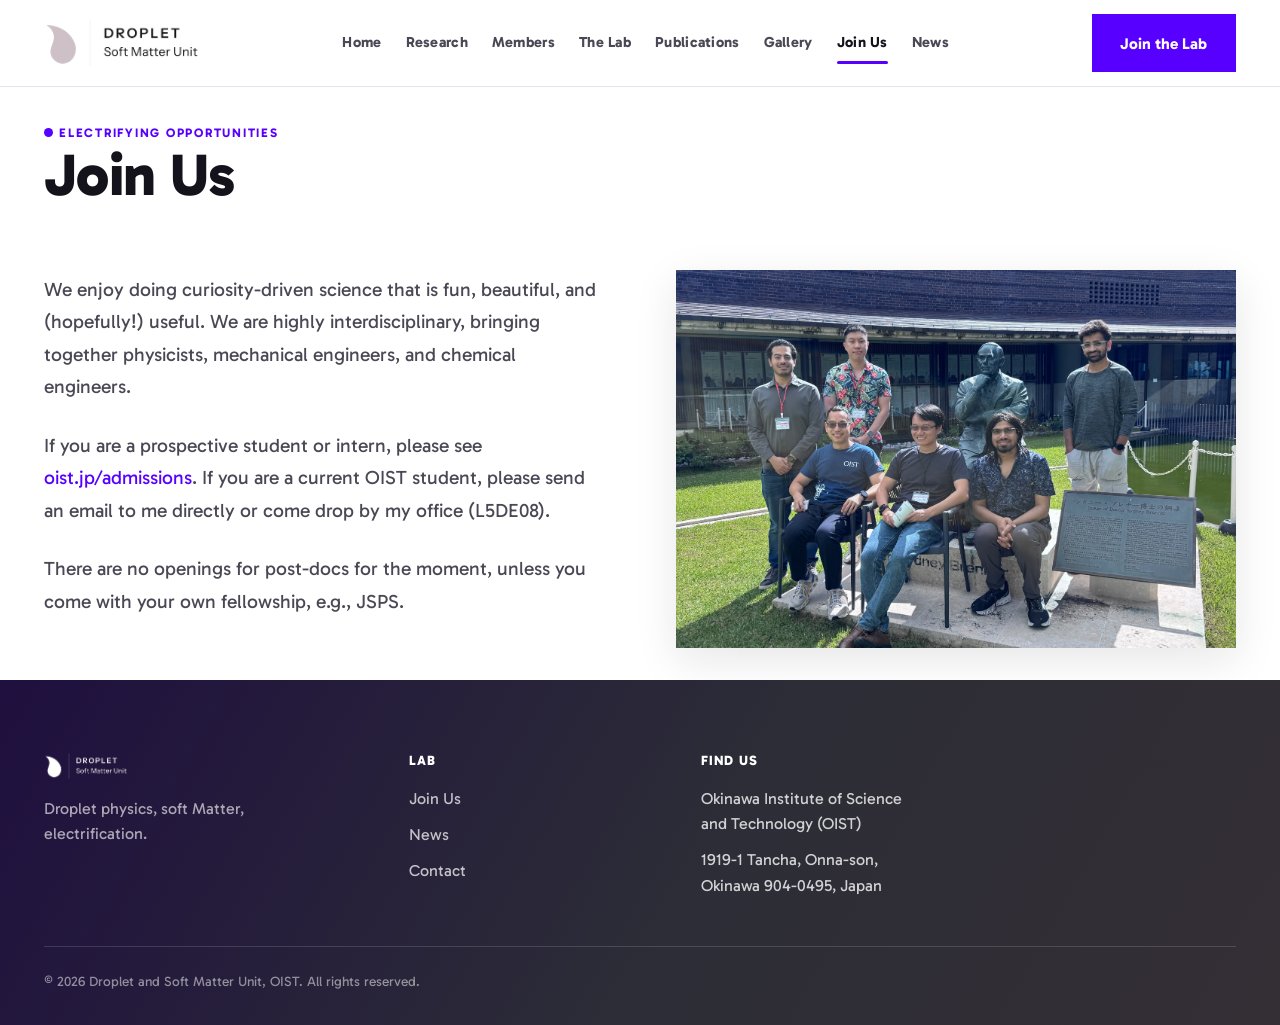
<file: join.html>
<!doctype html>
<html lang="en">
<head>
<meta charset="UTF-8">
<meta name="viewport" content="width=device-width, initial-scale=1">
<title>Join Us — Droplet Lab | OIST</title>
<meta name="description" content="Open positions and how to apply to join Droplet Lab at OIST, Japan.">
<link rel="icon" type="image/svg+xml" href="assets/logo/favicon.svg?v=2">
<link rel="preconnect" href="https://fonts.googleapis.com">
<link rel="preconnect" href="https://fonts.gstatic.com" crossorigin>
<link href="https://fonts.googleapis.com/css2?family=Gabarito:wght@400;500;600;700;800;900&display=swap" rel="stylesheet">
<link rel="stylesheet" href="css/style.css?v=36">
</head>
<body>
<a class="skip-link" href="#main">Skip to content</a>

<header class="site-header">
  <div class="container nav">
    <a class="brand" href="index.html" aria-label="Droplet Lab home">
      <img src="assets/logo/droplet-lab-color-cycle.gif" alt="Droplet, Soft Matter Unit">
    </a>
    <nav class="nav-links" aria-label="Primary">
      <a href="index.html">Home</a>
      <a href="research.html">Research</a>
      <a href="members.html">Members</a>
      <a href="lab.html">The Lab</a>
      <a href="publications.html">Publications</a>
      <a href="gallery.html">Gallery</a>
      <a href="join.html" aria-current="page">Join Us</a>
      <a href="news.html">News</a>
    </nav>
    <div class="nav-cta"><a class="btn btn-primary" href="join.html">Join the Lab</a></div>
    <button class="nav-toggle" aria-label="Toggle menu" aria-expanded="false"><span></span></button>
  </div>
</header>

<main id="main">

  <section class="reveal section section--tight">
    <div class="container">
      <p class="eyebrow">Electrifying opportunities</p>
      <h1>Join Us</h1>
      <!-- <p class="lede" style="margin-top: var(--space-3);">We're always keen to hear from motivated students, researchers, and collaborators interested in the physics of droplets and soft matter.</p> -->
    </div>
  </section>

  <section class="reveal section section--tight">
    <div class="container split">
      <div>
        <p class="mission-lede" style="max-width: 56ch;">
          We enjoy doing curiosity-driven science that is fun, beautiful, and (hopefully!) useful. We are highly interdisciplinary,
          bringing together physicists, mechanical engineers, and chemical engineers.
        </p><br>
        <p class="mission-lede" style="max-width: 56ch;">
          If you are a prospective student or intern, please see <a href="https://www.oist.jp/admissions" style="color: var(--purple);">oist.jp/admissions</a>.
          If you are a current OIST student, please send an email to me directly or come drop by my office (L5DE08).
        </p><br>
        <p class="mission-lede" style="max-width: 56ch;">
          There are no openings for post-docs for the moment, unless you come with your own fellowship, e.g., JSPS.
        </p><br>
      </div>
      <div class="split-media">
        <img src="assets/images/team/Team.jpg" alt="Team photo." style="border-radius: var(--radius-lg);">
      </div>
    </div>
  </section>


</main>

<footer class="site-footer">
  <div class="container footer-inner">
    <div class="footer-grid">
      <div class="footer-brand">
        <img src="assets/logo/droplet-lab-white-thick.png?v=2" alt="Droplet, Soft Matter Unit">
        <p>Droplet physics, soft Matter, electrification.</p>
      </div>
      <div class="footer-col">
        <h4>Lab</h4>
        <ul>
          <li><a href="join.html">Join Us</a></li>
          <li><a href="news.html">News</a></li>
          <li><a href="mailto:dan-daniel@oist.jp">Contact</a></li>
        </ul>
      </div>
      <div class="footer-col">
        <h4>Find us</h4>
        <ul>
          <li>Okinawa Institute of Science<br>and Technology (OIST)</li>
          <li>1919-1 Tancha, Onna-son,<br>Okinawa 904-0495, Japan</li>
        </ul>
      </div>
    </div>
    <div class="footer-bottom">
      <span>&copy; <span data-year>2026</span> Droplet and Soft Matter Unit, OIST. All rights reserved.</span>
    </div>
  </div>
</footer>

<script src="js/main.js?v=12"></script>
</body>
</html>
</file>
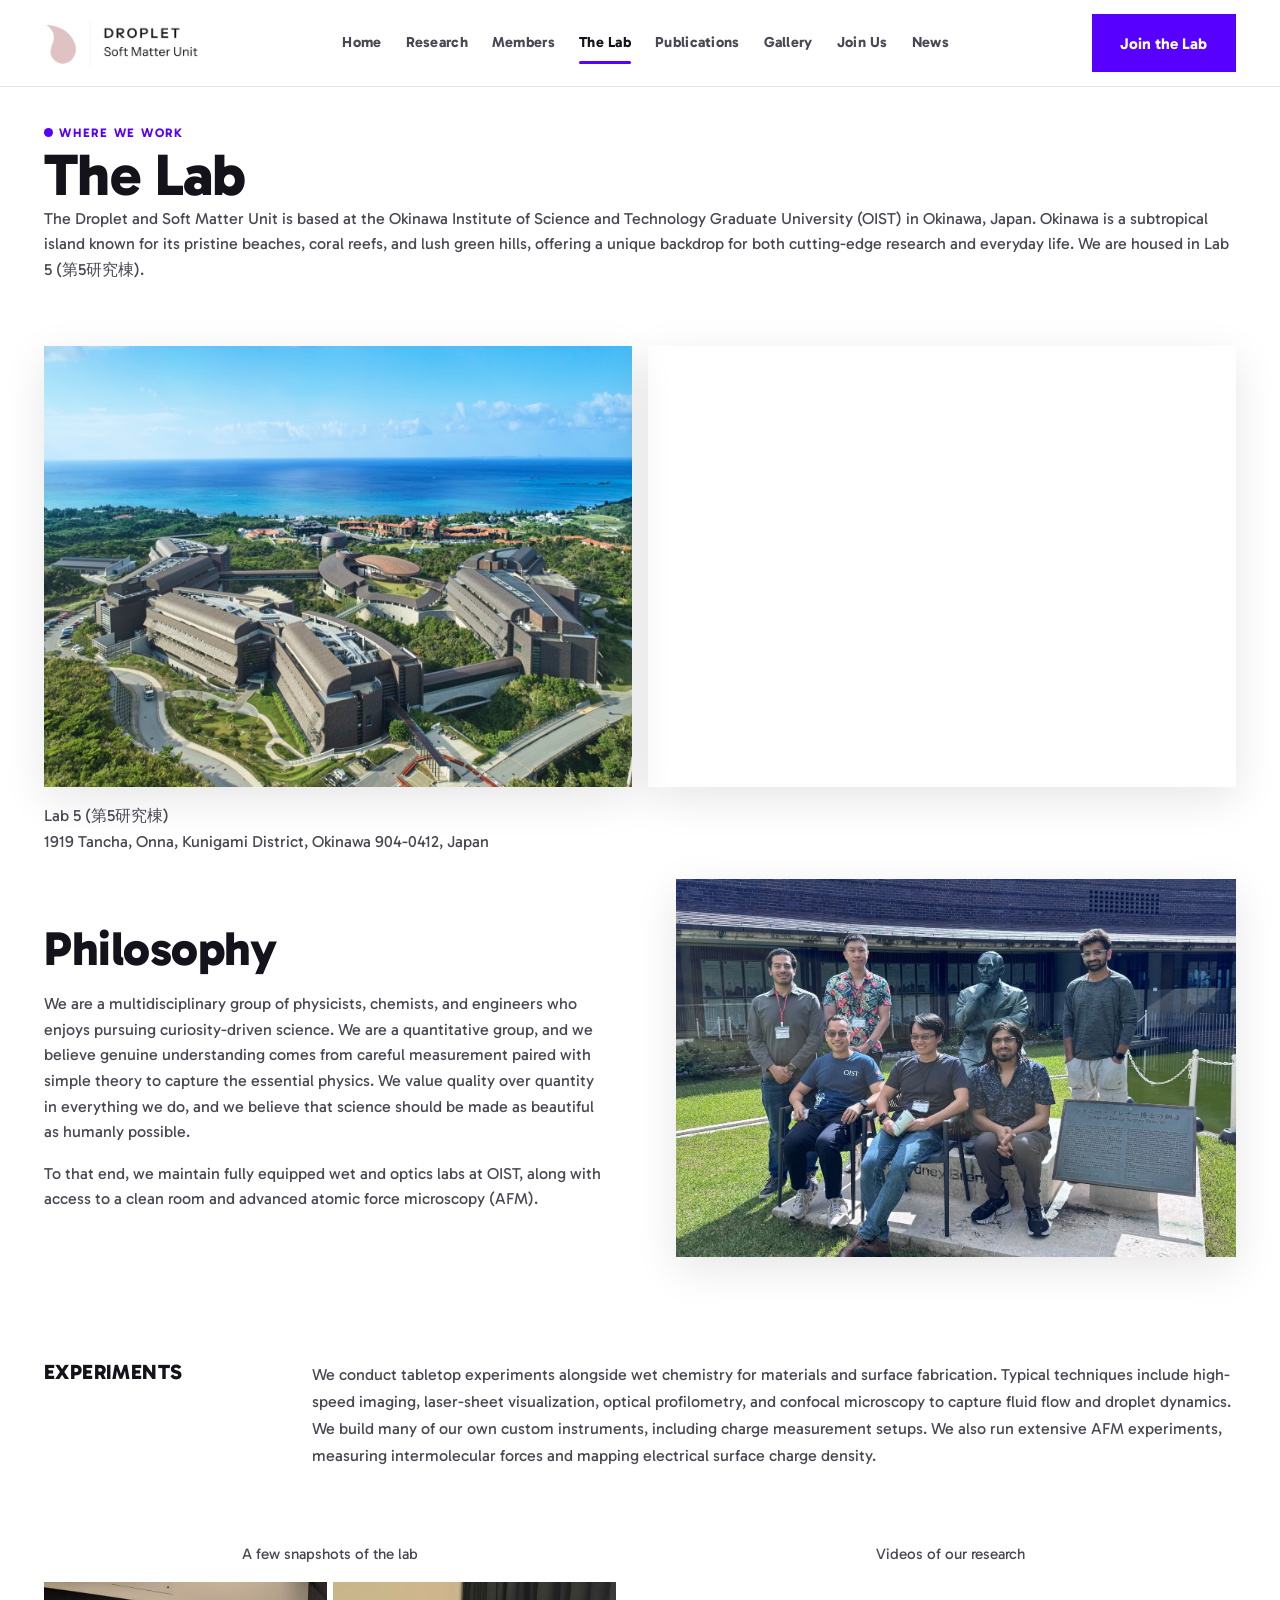
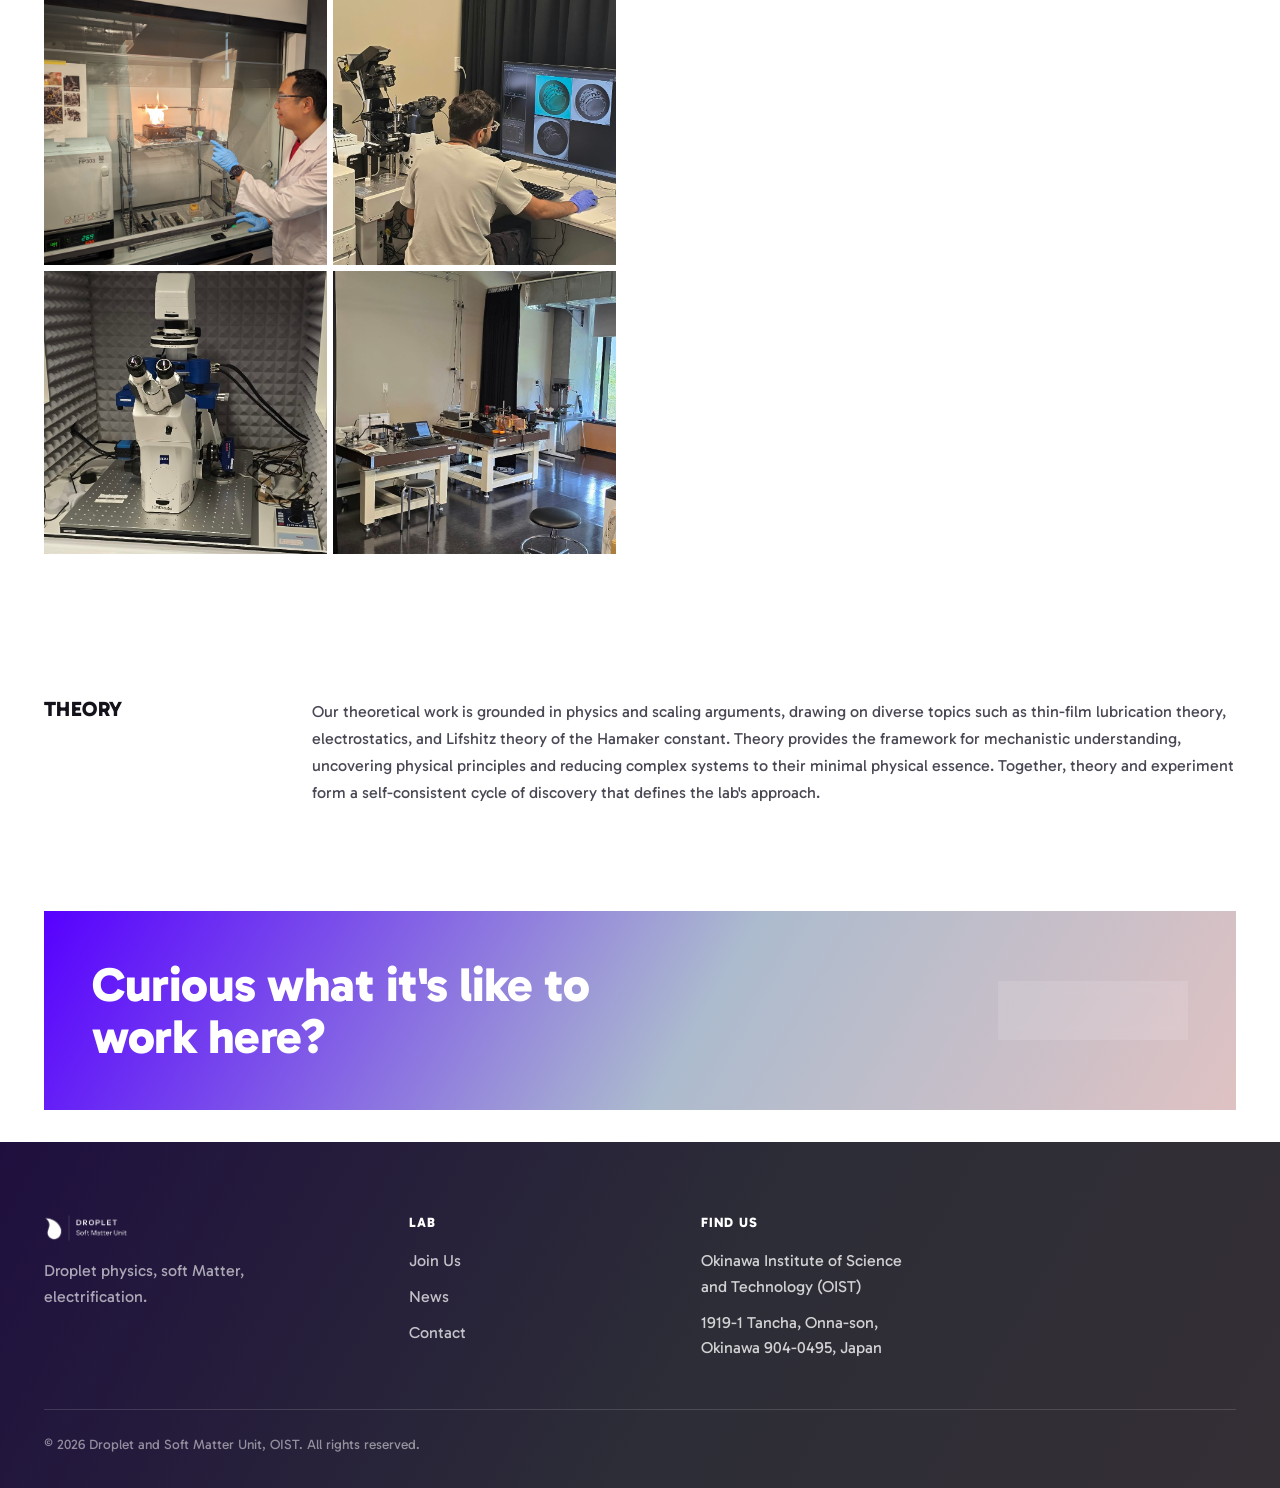
<file: lab.html>
<!doctype html>
<html lang="en">
<head>
<meta charset="UTF-8">
<meta name="viewport" content="width=device-width, initial-scale=1">
<title>The Lab — Droplet Lab | OIST</title>
<meta name="description" content="Where Droplet Lab works and how we work — at the Okinawa Institute of Science and Technology (OIST).">
<link rel="icon" type="image/svg+xml" href="assets/logo/favicon.svg?v=2">
<link rel="preconnect" href="https://fonts.googleapis.com">
<link rel="preconnect" href="https://fonts.gstatic.com" crossorigin>
<link href="https://fonts.googleapis.com/css2?family=Gabarito:wght@400;500;600;700;800;900&display=swap" rel="stylesheet">
<link rel="stylesheet" href="css/style.css?v=36">
</head>
<body>
<a class="skip-link" href="#main">Skip to content</a>

<header class="site-header">
  <div class="container nav">
    <a class="brand" href="index.html" aria-label="Droplet Lab home">
      <img src="assets/logo/droplet-lab-color-cycle.gif" alt="Droplet, Soft Matter Unit">
    </a>
    <nav class="nav-links" aria-label="Primary">
      <a href="index.html">Home</a>
      <a href="research.html">Research</a>
      <a href="members.html">Members</a>
      <a href="lab.html" aria-current="page">The Lab</a>
      <a href="publications.html">Publications</a>
      <a href="gallery.html">Gallery</a>
      <a href="join.html">Join Us</a>
      <a href="news.html">News</a>
    </nav>
    <div class="nav-cta"><a class="btn btn-primary" href="join.html">Join the Lab</a></div>
    <button class="nav-toggle" aria-label="Toggle menu" aria-expanded="false"><span></span></button>
  </div>
</header>

<main id="main">

  <section class="reveal section section--tight">
    <div class="container">
      <p class="eyebrow">Where we work</p>
      <h1>The Lab</h1>
      <p style="color: var(--ink-soft);">The Droplet and Soft Matter Unit is based at the Okinawa Institute of Science and Technology Graduate University (OIST) in Okinawa, Japan.
        Okinawa is a subtropical island known for its pristine beaches, coral reefs, and lush green hills, offering a unique backdrop for both cutting-edge research and everyday life.
        We are housed in Lab 5 (第5研究棟). </p>
    </div>
  </section>


  <section class="reveal section section--tight">
    <div class="container split" style="gap: var(--space-3);">
      <div class="split-media" style="aspect-ratio: 4 / 3; border-radius: 0;">
        <img src="assets/images/lab/oist-campus.jpg" alt="Aerial view of the OIST campus buildings overlooking the ocean." style="width: 100%; height: 100%; object-fit: cover;">
      </div>
      <div class="split-media" style="aspect-ratio: 4 / 3; border-radius: 0;">
        <iframe src="https://www.google.com/maps?q=26.461340658802655,127.83231514492438&z=17&output=embed" title="Map showing the lab's location" loading="lazy" referrerpolicy="no-referrer-when-downgrade" allowfullscreen></iframe>
      </div>
    </div>



    <div class="container" style="margin-top: var(--space-3);">
      <p style="color: var(--ink-soft);">Lab 5 (第5研究棟)<br>1919 Tancha, Onna, Kunigami District, Okinawa 904-0412, Japan</p>
    </div>

    <div class="container split" style="margin-top: var(--space-4);">
      <div>
        <h2>Philosophy</h2>
        <p style="margin-top: var(--space-3);">We are a multidisciplinary group of physicists, chemists, and engineers who enjoys pursuing curiosity-driven science. We are a quantitative group, and we believe genuine understanding comes from careful measurement paired with simple theory to capture the essential physics.
          We value quality over quantity in everything we do, and we believe that science should be made as beautiful as humanly possible.</p>
        <p style="margin-top: var(--space-3);">To that end, we maintain fully equipped wet and optics labs at OIST, along with access to a clean room and advanced atomic force microscopy (AFM). </p>
      </div>
      <div class="split-media">
        <img src="assets/images/team/Team.jpg" alt="Team photo." style="border-radius: var(--radius-lg);">
      </div>
    </div>
  </section>

  <section class="reveal section">
    <div class="container">
      <div class="exp-intro">
        <h2>EXPERIMENTS</h2>
        <div>
          <p>We conduct tabletop experiments alongside wet chemistry for materials and surface fabrication.
            Typical techniques include high-speed imaging, laser-sheet visualization, optical profilometry, and confocal microscopy to
            capture fluid flow and droplet dynamics. We build many of our own custom instruments, including charge measurement setups.
             We also run extensive AFM experiments, measuring intermolecular forces and mapping electrical surface charge density.
            </p>
        </div>
      </div>

      <div class="exp-panels">
        <div>
          <p class="exp-panel-label">A few snapshots of the lab</p>
          <div class="exp-grid">
            <div class="exp-grid-item">
              <img src="assets/images/lab/fire.jpeg" alt="" loading="lazy" style="width: 100%; height: 100%; object-fit: cover;">
              <p class="exp-video-caption">Making soot-templated superhydrophobic surface</p>
            </div>
            <div class="exp-grid-item">
              <img src="assets/images/lab/confocal.jpg" alt="" loading="lazy" style="width: 100%; height: 100%; object-fit: cover;">
              <p class="exp-video-caption">Confocal microscope</p>
            </div>
            <div class="exp-grid-item">
              <img src="assets/images/lab/AFM.jpg" alt="" loading="lazy" style="width: 100%; height: 100%; object-fit: cover;">
              <p class="exp-video-caption">JPK Nanowizard 4 AFM</p>
            </div>
            <div class="exp-grid-item">
              <img src="assets/images/lab/optical_lab.jpg" alt="" loading="lazy" style="width: 100%; height: 100%; object-fit: cover;">
              <p class="exp-video-caption">Optical lab</p>
            </div>
          </div>
        </div>
        <div>
          <p class="exp-panel-label">Videos of our research</p>
          <div class="exp-grid">
            <div class="exp-grid-item">
              <video src="assets/video/stress.mp4" style="width: 100%; height: 100%; object-fit: cover;" autoplay muted loop playsinline aria-label="Sample lab footage: stress"></video>
              <p class="exp-video-caption">Elastic stress visualized with crossed polarizers</p>
            </div>
            <div class="exp-grid-item">
              <video src="assets/video/lotus.mp4" style="width: 100%; height: 100%; object-fit: cover;" autoplay muted loop playsinline aria-label="Sample lab footage: lotus"></video>
              <p class="exp-video-caption">Droplet bouncing off lotus leaf</p>
            </div>
            <div class="exp-grid-item">
              <video src="assets/video/Oleoplaning.mp4" style="width: 100%; height: 100%; object-fit: cover;" autoplay muted loop playsinline aria-label="Sample lab footage: oleoplaning"></video>
              <p class="exp-video-caption">Levitating droplet visualized by interferometry</p>
            </div>
            <div class="exp-grid-item">
              <video src="assets/video/collective.mp4" style="width: 100%; height: 100%; object-fit: cover;" autoplay muted loop playsinline aria-label="Sample lab footage: collective"></video>
              <p class="exp-video-caption">Collective motion of condensate droplets</p>
            </div>
          </div>
        </div>
      </div>
    </div>
  </section>

  <section class="reveal section">
    <div class="container">
      <div class="exp-intro">
        <h2>THEORY</h2>
        <div>
          <p>Our theoretical work is grounded in physics and scaling arguments, drawing on diverse topics such as thin-film lubrication theory, electrostatics, and Lifshitz theory of the Hamaker constant. Theory provides the framework for mechanistic understanding, uncovering physical principles and reducing complex systems
            to their minimal physical essence. Together, theory and experiment form a self-consistent cycle of discovery that defines the lab's approach.</p>
        </div>
      </div>
    </div>
  </section>

  <section class="reveal section section--tight">
    <div class="container">
      <div class="cta-band">
        <h2>Curious what it's like to work here?</h2>
        <a class="btn btn-on-dark" href="join.html">See open positions</a>
      </div>
    </div>
  </section>

</main>

<footer class="site-footer">
  <div class="container footer-inner">
    <div class="footer-grid">
      <div class="footer-brand">
        <img src="assets/logo/droplet-lab-white-thick.png?v=2" alt="Droplet, Soft Matter Unit">
        <p>Droplet physics, soft Matter, electrification.</p>
      </div>
      <div class="footer-col">
        <h4>Lab</h4>
        <ul>
          <li><a href="join.html">Join Us</a></li>
          <li><a href="news.html">News</a></li>
          <li><a href="mailto:dan-daniel@oist.jp">Contact</a></li>
        </ul>
      </div>
      <div class="footer-col">
        <h4>Find us</h4>
        <ul>
          <li>Okinawa Institute of Science<br>and Technology (OIST)</li>
          <li>1919-1 Tancha, Onna-son,<br>Okinawa 904-0495, Japan</li>
        </ul>
      </div>
    </div>
    <div class="footer-bottom">
      <span>&copy; <span data-year>2026</span> Droplet and Soft Matter Unit, OIST. All rights reserved.</span>
    </div>
  </div>
</footer>

<script src="js/main.js?v=12"></script>
</body>
</html>
</file>
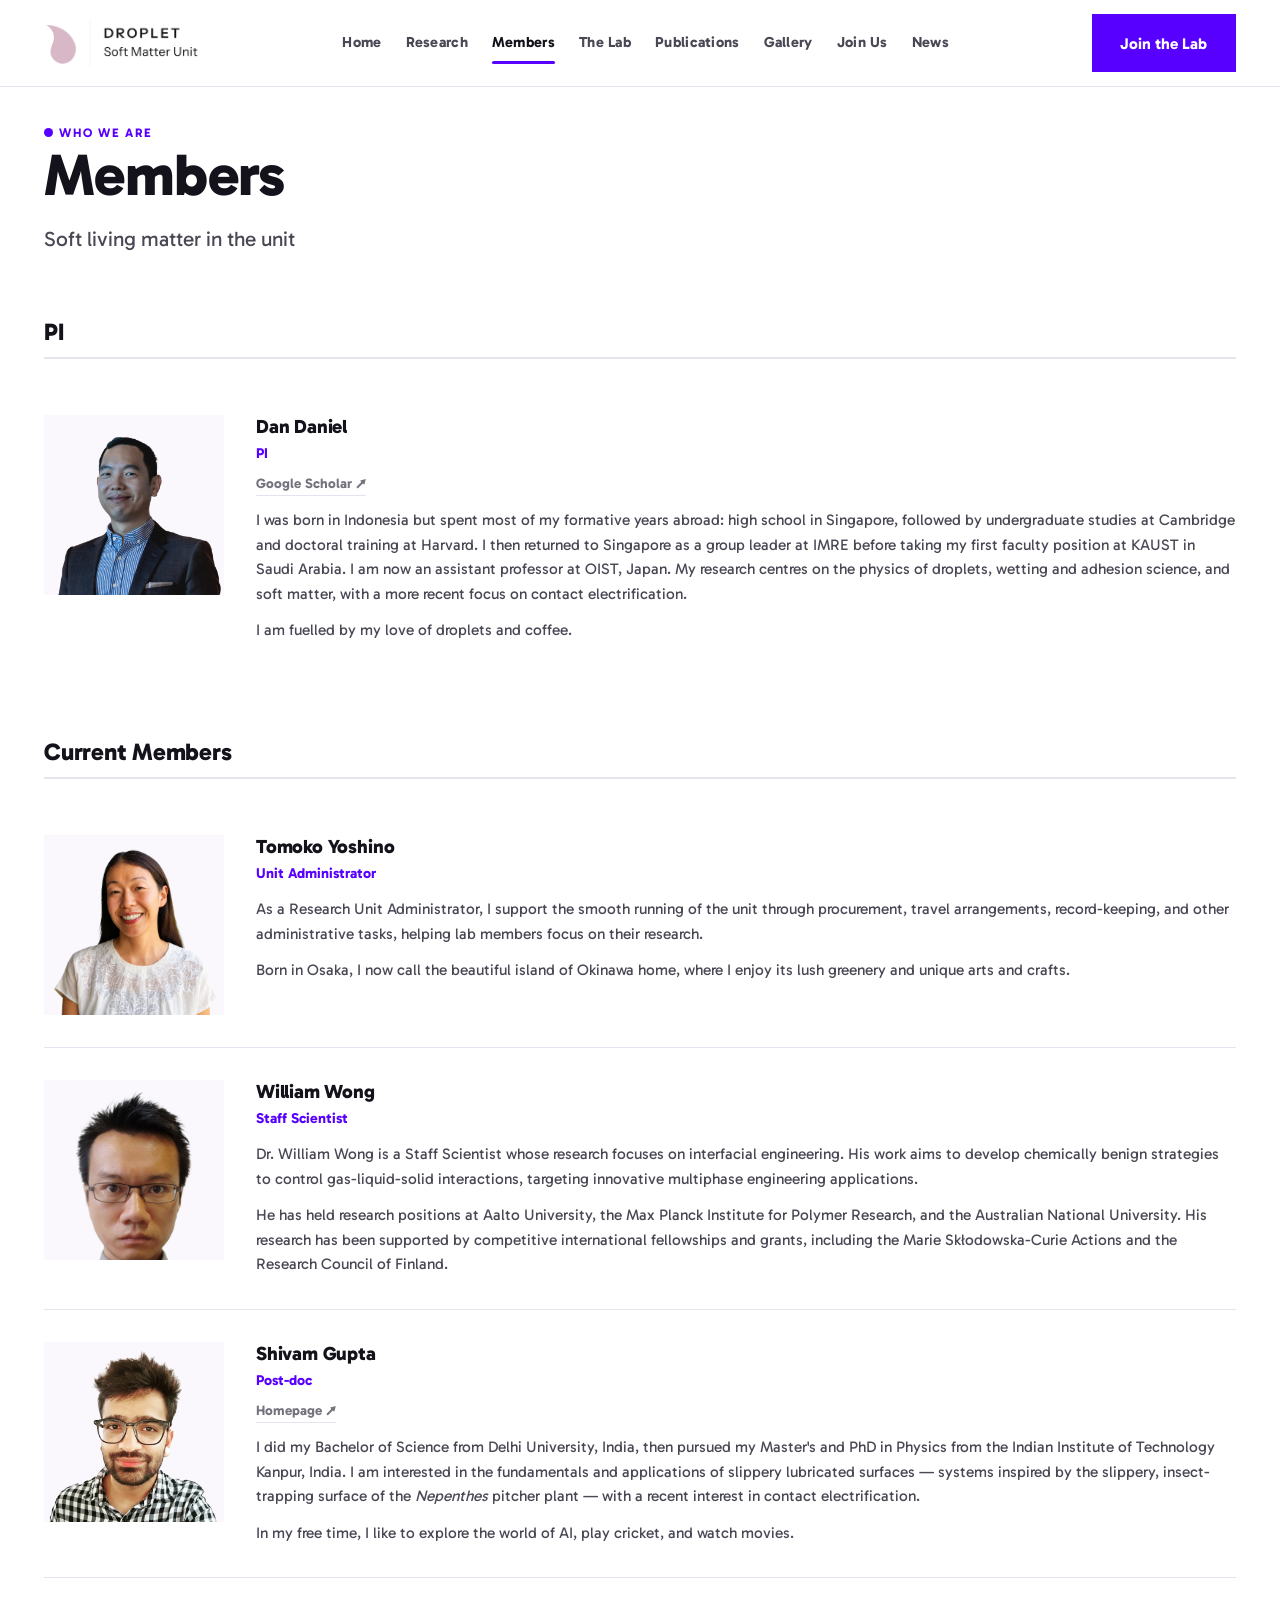
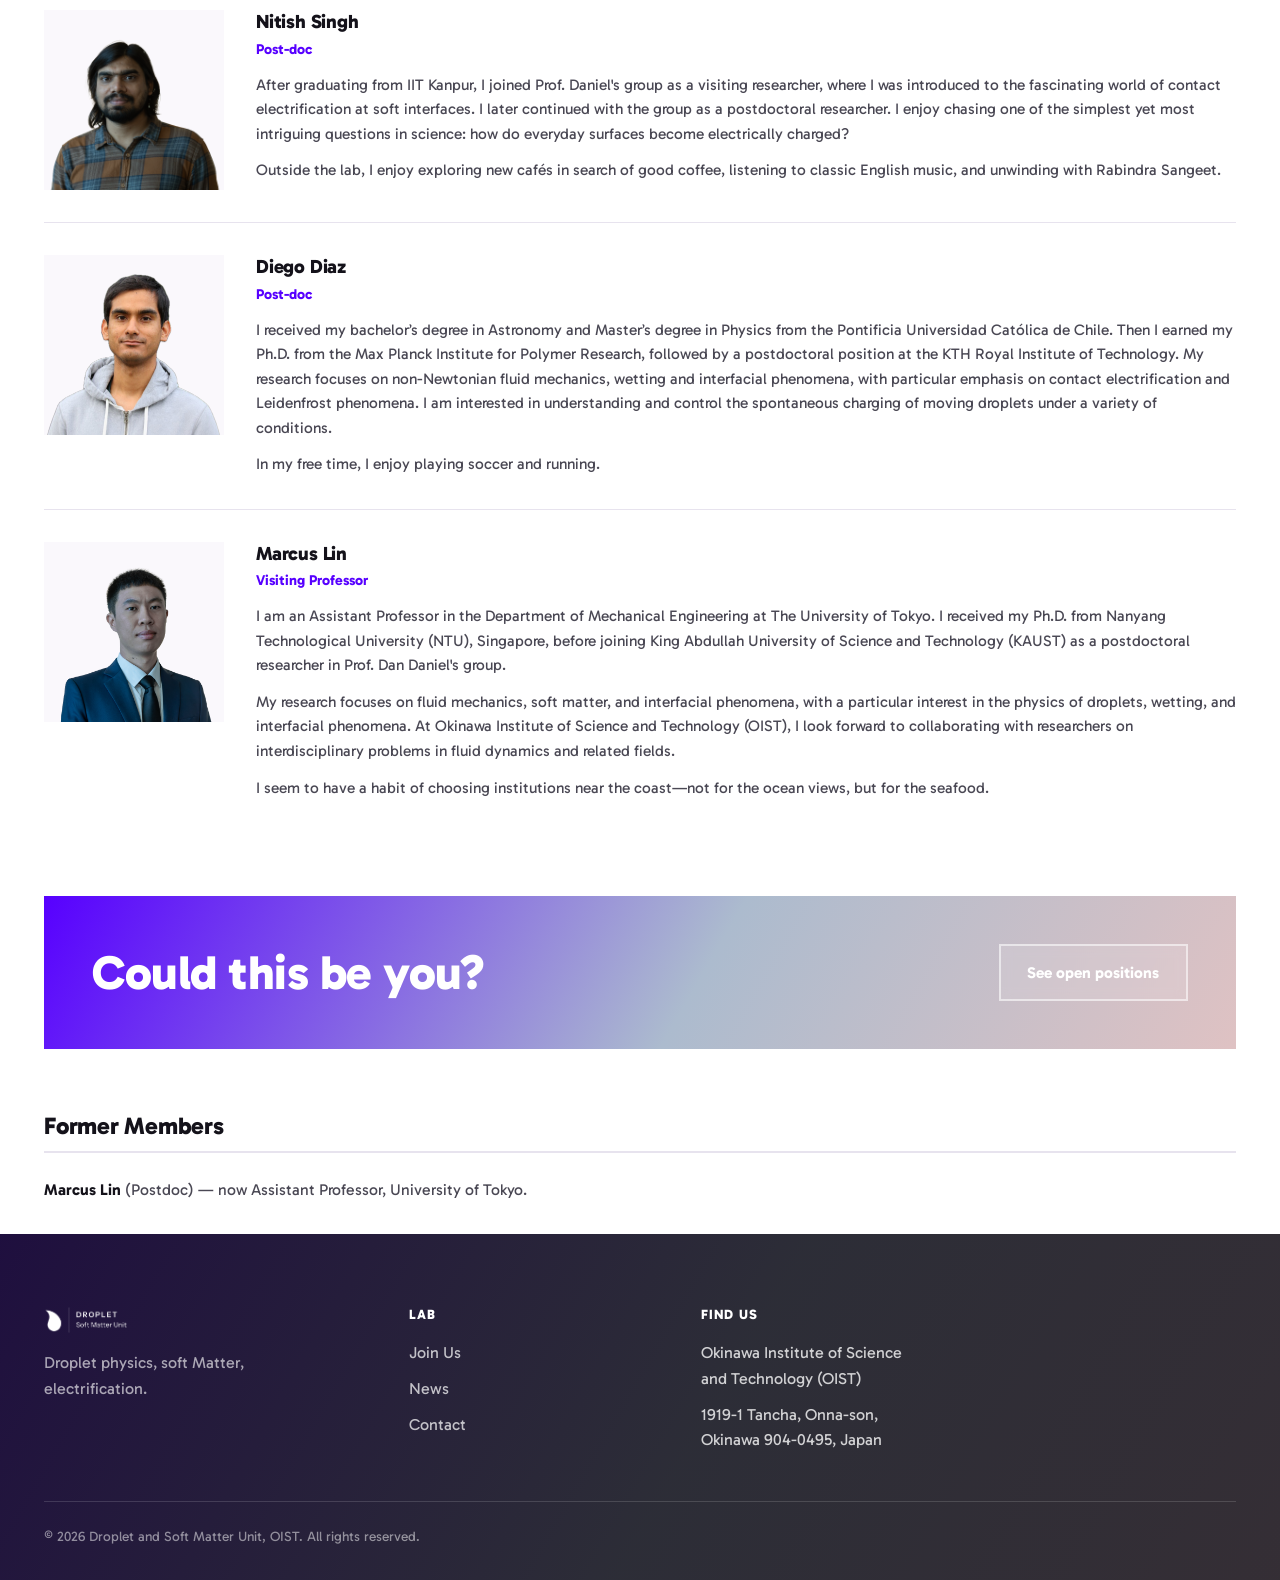
<file: members.html>
<!doctype html>
<html lang="en">
<head>
<meta charset="UTF-8">
<meta name="viewport" content="width=device-width, initial-scale=1">
<title>Members — Droplet Lab | OIST</title>
<meta name="description" content="Meet the researchers of Droplet Lab at OIST, led by Professor Dan Daniel.">
<link rel="icon" type="image/svg+xml" href="assets/logo/favicon.svg?v=2">
<link rel="preconnect" href="https://fonts.googleapis.com">
<link rel="preconnect" href="https://fonts.gstatic.com" crossorigin>
<link href="https://fonts.googleapis.com/css2?family=Gabarito:wght@400;500;600;700;800;900&display=swap" rel="stylesheet">
<link rel="stylesheet" href="css/style.css?v=36">
</head>
<body>
<a class="skip-link" href="#main">Skip to content</a>

<header class="site-header">
  <div class="container nav">
    <a class="brand" href="index.html" aria-label="Droplet Lab home">
      <img src="assets/logo/droplet-lab-color-cycle.gif" alt="Droplet, Soft Matter Unit">
    </a>
    <nav class="nav-links" aria-label="Primary">
      <a href="index.html">Home</a>
      <a href="research.html">Research</a>
      <a href="members.html" aria-current="page">Members</a>
      <a href="lab.html">The Lab</a>
      <a href="publications.html">Publications</a>
      <a href="gallery.html">Gallery</a>
      <a href="join.html">Join Us</a>
      <a href="news.html">News</a>
    </nav>
    <div class="nav-cta"><a class="btn btn-primary" href="join.html">Join the Lab</a></div>
    <button class="nav-toggle" aria-label="Toggle menu" aria-expanded="false"><span></span></button>
  </div>
</header>

<main id="main">

  <section class="reveal section section--tight">
    <div class="container">
      <p class="eyebrow">Who we are</p>
      <h1>Members</h1>
      <p class="lede" style="margin-top: var(--space-3);"> Soft living matter in the unit </p>
    </div>
  </section>

  <!-- PI -->
  <section class="reveal section section--tight">
    <div class="container">
      <h2 class="members-section-title">PI</h2>
      <div class="member-row">
        <div class="member-row-photo"><img src="assets/images/team/dan.png" alt="Portrait of Dan Daniel."></div>
        <div class="member-row-body">
          <h3>Dan Daniel</h3>
          <p class="role">PI</p>
          <a class="scholar-link" href="https://scholar.google.com/citations?user=MfFpomgAAAAJ&hl=en" target="_blank" rel="noopener">Google Scholar &#8599;</a>
          <p>I was born in Indonesia but spent most of my formative years abroad: high school in Singapore, followed by undergraduate studies at Cambridge and doctoral training at Harvard. I then returned to Singapore as a group leader at IMRE before taking my first faculty position at KAUST in Saudi Arabia. I am now an assistant professor at OIST, Japan. My research centres on the physics of droplets, wetting and adhesion science, and soft matter, with a more recent focus on contact electrification.</p>
          <p>I am fuelled by my love of droplets and coffee.</p>
        </div>
      </div>
    </div>
  </section>

  <!-- Current Members -->
  <section class="reveal section section--tight">
    <div class="container">
      <h2 class="members-section-title">Current Members</h2>

      <div class="member-row">
        <div class="member-row-photo"><img src="assets/images/team/tomoko.png" alt="Portrait of Tomoko Yoshino."></div>
        <div class="member-row-body">
          <h3>Tomoko Yoshino</h3>
          <p class="role">Unit Administrator</p>
          <p>As a Research Unit Administrator, I support the smooth running of the unit through procurement, travel arrangements, record-keeping, and other administrative tasks, helping lab members focus on their research.</p>
          <p>Born in Osaka, I now call the beautiful island of Okinawa home, where I enjoy its lush greenery and unique arts and crafts.</p>
        </div>
      </div>

      <div class="member-row">
        <div class="member-row-photo"><img src="assets/images/team/william.png" alt="Portrait of William Wong."></div>
        <div class="member-row-body">
          <h3>William Wong</h3>
          <p class="role">Staff Scientist</p>
          <p>Dr. William Wong is a Staff Scientist whose research focuses on interfacial engineering. His work aims to develop chemically benign strategies to control gas-liquid-solid interactions, targeting innovative multiphase engineering applications.</p>
          <p>He has held research positions at Aalto University, the Max Planck Institute for Polymer Research, and the Australian National University. His research has been supported by competitive international fellowships and grants, including the Marie Sk&#322;odowska-Curie Actions and the Research Council of Finland.</p>
        </div>
      </div>

      <div class="member-row">
        <div class="member-row-photo"><img src="assets/images/team/shivam.png" alt="Portrait of Shivam Gupta."></div>
        <div class="member-row-body">
          <h3>Shivam Gupta</h3>
          <p class="role">Post-doc</p>
          <a class="scholar-link" href="https://shivam-gupta147.github.io/website/" target="_blank" rel="noopener">Homepage &#8599;</a>
          <p>I did my Bachelor of Science from Delhi University, India, then pursued my Master's and PhD in Physics from the Indian Institute of Technology Kanpur, India. I am interested in the fundamentals and applications of slippery lubricated surfaces &mdash; systems inspired by the slippery, insect-trapping surface of the <em>Nepenthes</em> pitcher plant &mdash; with a recent interest in contact electrification.</p>
          <p>In my free time, I like to explore the world of AI, play cricket, and watch movies.</p>
        </div>
      </div>

      <div class="member-row">
        <div class="member-row-photo"><img src="assets/images/team/nitish.png" alt="Portrait of Nitish Singh."></div>
        <div class="member-row-body">
          <h3>Nitish Singh</h3>
          <p class="role">Post-doc</p>
          <p>After graduating from IIT Kanpur, I joined Prof. Daniel's group as a visiting researcher, where I was introduced to the fascinating world of contact electrification at soft interfaces. I later continued with the group as a postdoctoral researcher. I enjoy chasing one of the simplest yet most intriguing questions in science: how do everyday surfaces become electrically charged?</p>
          <p>Outside the lab, I enjoy exploring new caf&eacute;s in search of good coffee, listening to classic English music, and unwinding with Rabindra Sangeet.</p>
        </div>
      </div>

      <div class="member-row">
        <div class="member-row-photo"><img src="assets/images/team/diego.png" alt="Portrait of Diego Diaz."></div>
        <div class="member-row-body">
          <h3>Diego Diaz</h3>
          <p class="role">Post-doc</p>
          <p>I received my bachelor&rsquo;s degree in Astronomy and Master&rsquo;s degree in Physics from the Pontificia Universidad Cat&oacute;lica de Chile. Then I earned my Ph.D. from the Max Planck Institute for Polymer Research, followed by a postdoctoral position at the KTH Royal Institute of Technology. My research focuses on non-Newtonian fluid mechanics, wetting and interfacial phenomena, with particular emphasis on contact electrification and Leidenfrost phenomena. I am interested in understanding and control the spontaneous charging of moving droplets under a variety of conditions.</p>
          <p>In my free time, I enjoy playing soccer and running.</p>
        </div>
      </div>

      <div class="member-row">
        <div class="member-row-photo"><img src="assets/images/team/marcus.png" alt="Portrait of Marcus Lin."></div>
        <div class="member-row-body">
          <h3>Marcus Lin</h3>
          <p class="role">Visiting Professor</p>
          <p>I am an Assistant Professor in the Department of Mechanical Engineering at The University of Tokyo. I received my Ph.D. from Nanyang Technological University (NTU), Singapore, before joining King Abdullah University of Science and Technology (KAUST) as a postdoctoral researcher in Prof. Dan Daniel's group.</p>
          <p>My research focuses on fluid mechanics, soft matter, and interfacial phenomena, with a particular interest in the physics of droplets, wetting, and interfacial phenomena. At Okinawa Institute of Science and Technology (OIST), I look forward to collaborating with researchers on interdisciplinary problems in fluid dynamics and related fields.</p>
          <p>I seem to have a habit of choosing institutions near the coast&mdash;not for the ocean views, but for the seafood.</p>
        </div>
      </div>

    </div>
  </section>

  <section class="reveal section section--tight">
    <div class="container">
      <div class="cta-band">
        <h2>Could this be you?</h2>
        <a class="btn btn-on-dark" href="join.html">See open positions</a>
      </div>
    </div>
  </section>

  <!-- Former Members -->
  <section class="reveal section section--tight">
    <div class="container">
      <h2 class="members-section-title">Former Members</h2>
      <ul class="alumni-list">
        <li><strong>Marcus Lin</strong> (Postdoc) &mdash; now Assistant Professor, University of Tokyo.</li>
      </ul>
    </div>
  </section>

</main>

<footer class="site-footer">
  <div class="container footer-inner">
    <div class="footer-grid">
      <div class="footer-brand">
        <img src="assets/logo/droplet-lab-white-thick.png?v=2" alt="Droplet, Soft Matter Unit">
        <p>Droplet physics, soft Matter, electrification.</p>
      </div>
      <div class="footer-col">
        <h4>Lab</h4>
        <ul>
          <li><a href="join.html">Join Us</a></li>
          <li><a href="news.html">News</a></li>
          <li><a href="mailto:dan-daniel@oist.jp">Contact</a></li>
        </ul>
      </div>
      <div class="footer-col">
        <h4>Find us</h4>
        <ul>
          <li>Okinawa Institute of Science<br>and Technology (OIST)</li>
          <li>1919-1 Tancha, Onna-son,<br>Okinawa 904-0495, Japan</li>
        </ul>
      </div>
    </div>
    <div class="footer-bottom">
      <span>&copy; <span data-year>2026</span> Droplet and Soft Matter Unit, OIST. All rights reserved.</span>
    </div>
  </div>
</footer>

<script src="js/main.js?v=12"></script>
</body>
</html>
</file>
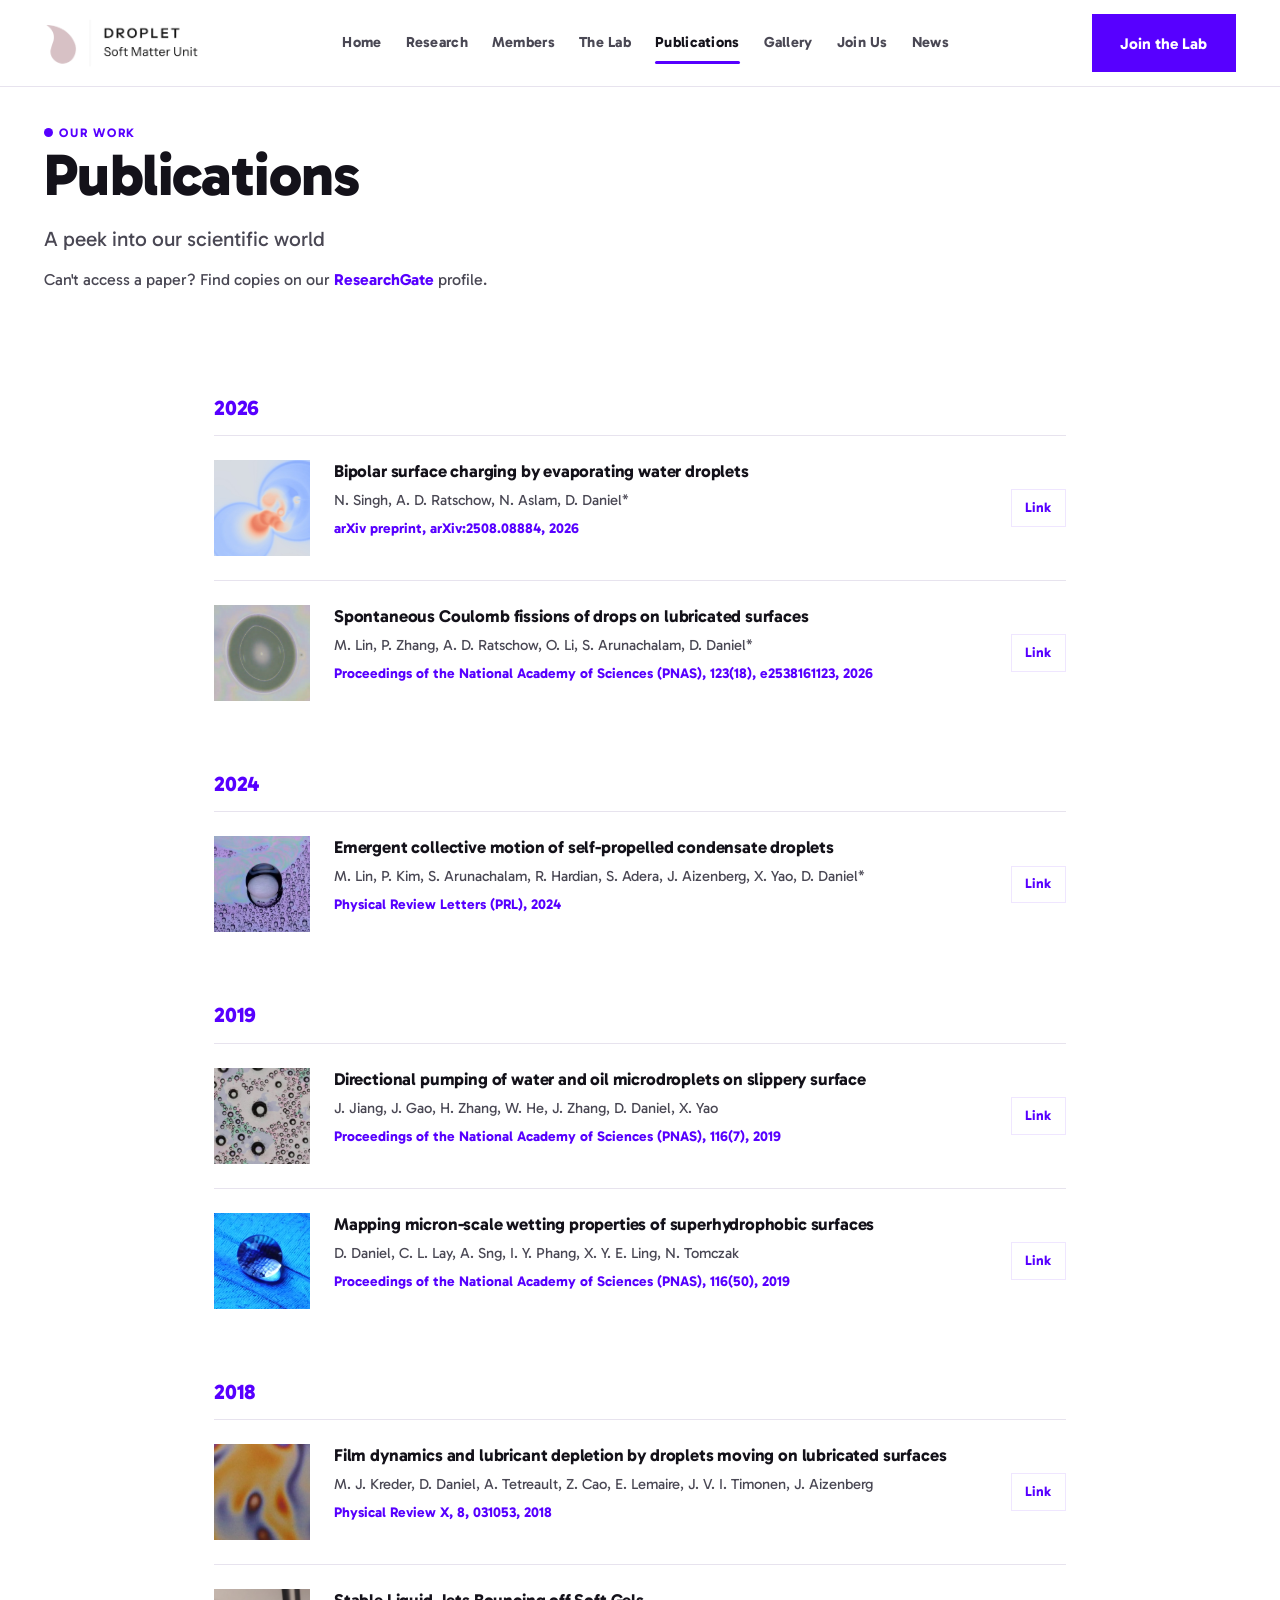
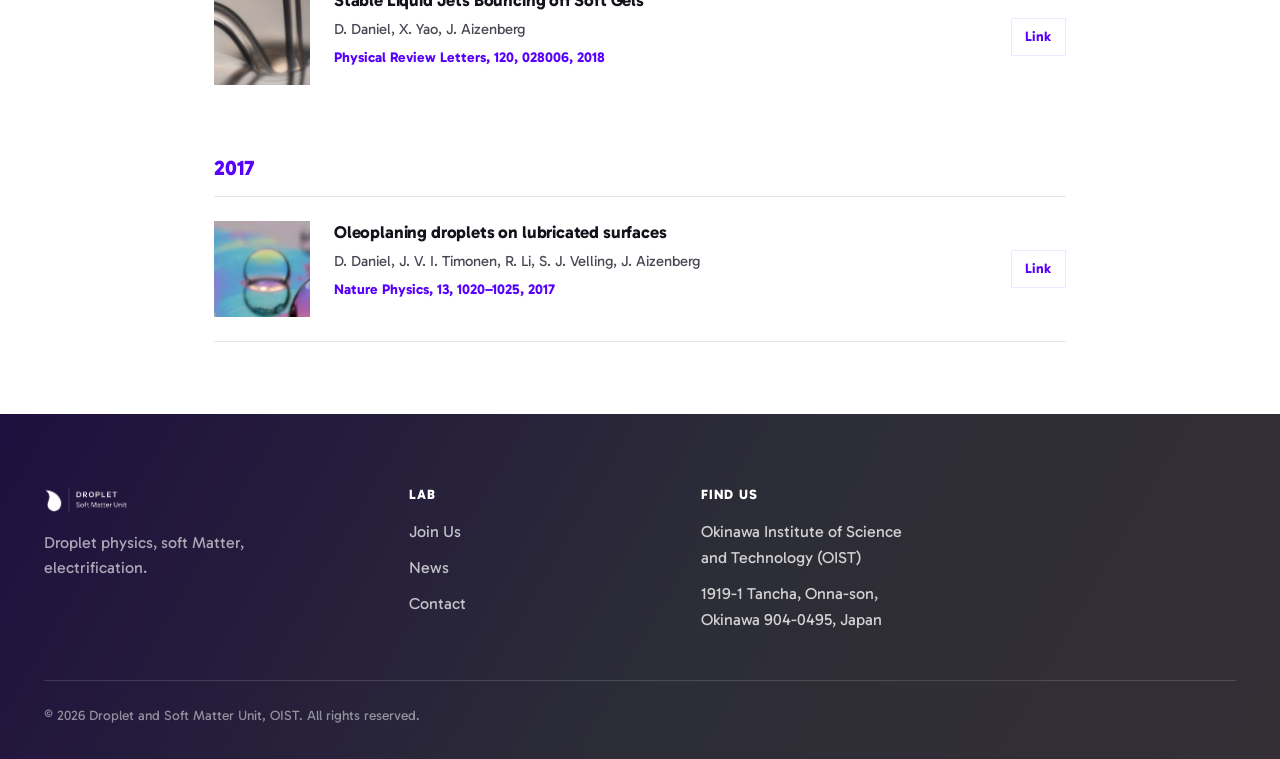
<file: publications.html>
<!doctype html>
<html lang="en">
<head>
<meta charset="UTF-8">
<meta name="viewport" content="width=device-width, initial-scale=1">
<title>Publications — Droplet Lab | OIST</title>
<meta name="description" content="Selected publications from Droplet Lab on wetting, adhesion, and lubricated surfaces.">
<link rel="icon" type="image/svg+xml" href="assets/logo/favicon.svg?v=2">
<link rel="preconnect" href="https://fonts.googleapis.com">
<link rel="preconnect" href="https://fonts.gstatic.com" crossorigin>
<link href="https://fonts.googleapis.com/css2?family=Gabarito:wght@400;500;600;700;800;900&display=swap" rel="stylesheet">
<link rel="stylesheet" href="css/style.css?v=36">
</head>
<body>
<a class="skip-link" href="#main">Skip to content</a>

<header class="site-header">
  <div class="container nav">
    <a class="brand" href="index.html" aria-label="Droplet Lab home">
      <img src="assets/logo/droplet-lab-color-cycle.gif" alt="Droplet, Soft Matter Unit">
    </a>
    <nav class="nav-links" aria-label="Primary">
      <a href="index.html">Home</a>
      <a href="research.html">Research</a>
      <a href="members.html">Members</a>
      <a href="lab.html">The Lab</a>
      <a href="publications.html" aria-current="page">Publications</a>
      <a href="gallery.html">Gallery</a>
      <a href="join.html">Join Us</a>
      <a href="news.html">News</a>
    </nav>
    <div class="nav-cta"><a class="btn btn-primary" href="join.html">Join the Lab</a></div>
    <button class="nav-toggle" aria-label="Toggle menu" aria-expanded="false"><span></span></button>
  </div>
</header>

<main id="main">

  <section class="reveal section section--tight">
    <div class="container">
      <p class="eyebrow">Our work</p>
      <h1>Publications</h1>
      <p class="lede" style="margin-top: var(--space-3);"> A peek into our scientific world </p>
      <p style="margin-top: var(--space-2); color: var(--ink-soft);">Can't access a paper? Find copies on our <a href="https://www.researchgate.net/profile/Dan-Daniel-2/research" target="_blank" rel="noopener" style="color: var(--purple); font-weight: 700;">ResearchGate</a> profile.</p>
    </div>
  </section>

  <section class="reveal section">
    <div class="container" style="max-width: 900px;">

      <h2 class="pub-year">2026</h2>

      <div class="pub-item reveal reveal-right">
        <div class="pub-thumb"><img src="assets/images/publications/Arxiv_2026.jpg" alt="" loading="lazy"></div>
        <div>
          <h3>Bipolar surface charging by evaporating water droplets</h3>
          <p class="authors">N. Singh, A. D. Ratschow, N. Aslam, D. Daniel*</p>
          <p class="venue">arXiv preprint, arXiv:2508.08884, 2026</p>
        </div>
        <a class="pub-link" target="_blank" rel="noopener" href="https://arxiv.org/pdf/2508.08884">Link</a>
      </div>
      
      <div class="pub-item reveal reveal-right">
        <div class="pub-thumb"><img src="assets/images/publications/PNAS_2026.png" alt="" loading="lazy"></div>
        <div>
          <h3>Spontaneous Coulomb fissions of drops on lubricated surfaces</h3>
          <p class="authors">M. Lin, P. Zhang, A. D. Ratschow, O. Li, S. Arunachalam, D. Daniel*</p>
          <p class="venue">Proceedings of the National Academy of Sciences (PNAS), 123(18), e2538161123, 2026</p>
        </div>
        <a class="pub-link" target="_blank" rel="noopener" href="https://doi.org/10.1073/pnas.2538161123">Link</a>
      </div>

      <h2 class="pub-year">2024</h2>

      <div class="pub-item reveal reveal-right">
        <div class="pub-thumb"><img src="assets/images/publications/PRL.jpg" alt="" loading="lazy"></div>
        <div>
          <h3>Emergent collective motion of self-propelled condensate droplets</h3>
          <p class="authors">M. Lin, P. Kim, S. Arunachalam, R. Hardian, S. Adera, J. Aizenberg, X. Yao, D. Daniel*</p>
          <p class="venue">Physical Review Letters (PRL), 2024</p>
        </div>
        <a class="pub-link" target="_blank" rel="noopener" href="https://journals.aps.org/prl/abstract/10.1103/PhysRevLett.132.058203">Link</a>
      </div>

      <h2 class="pub-year">2019</h2>

      <div class="pub-item reveal reveal-right">
        <div class="pub-thumb"><img src="assets/images/publications/PNAS_2019.png" alt="" loading="lazy"></div>
        <div>
          <h3>Directional pumping of water and oil microdroplets on slippery surface</h3>
          <p class="authors">J. Jiang, J. Gao, H. Zhang, W. He, J. Zhang, D. Daniel, X. Yao</p>
          <p class="venue">Proceedings of the National Academy of Sciences (PNAS), 116(7), 2019</p>
        </div>
        <a class="pub-link" target="_blank" rel="noopener" href="https://www.pnas.org/doi/10.1073/pnas.1817172116">Link</a>
      </div>

      <div class="pub-item reveal reveal-right">
        <div class="pub-thumb"><img src="assets/images/publications/PNAS_2019_1.png" alt="" loading="lazy"></div>
        <div>
          <h3>Mapping micron-scale wetting properties of superhydrophobic surfaces</h3>
          <p class="authors">D. Daniel, C. L. Lay, A. Sng, I. Y. Phang, X. Y. E. Ling, N. Tomczak</p>
          <p class="venue">Proceedings of the National Academy of Sciences (PNAS), 116(50), 2019</p>
        </div>
        <a class="pub-link" target="_blank" rel="noopener" href="https://www.pnas.org/doi/10.1073/pnas.1916772116">Link</a>
      </div>

      <h2 class="pub-year">2018</h2>

      <div class="pub-item reveal reveal-right">
        <div class="pub-thumb"><img src="assets/images/publications/PRX_2018.png" alt="" loading="lazy"></div>
        <div>
          <h3>Film dynamics and lubricant depletion by droplets moving on lubricated surfaces</h3>
          <p class="authors">M. J. Kreder, D. Daniel, A. Tetreault, Z. Cao, E. Lemaire, J. V. I. Timonen, J. Aizenberg</p>
          <p class="venue">Physical Review X, 8, 031053, 2018</p>
        </div>
        <a class="pub-link" target="_blank" rel="noopener" href="https://journals.aps.org/prx/abstract/10.1103/PhysRevX.8.031053">Link</a>
      </div>

      <div class="pub-item reveal reveal-right">
        <div class="pub-thumb"><img src="assets/images/publications/PRL_2018.jpg" alt="" loading="lazy"></div>
        <div>
          <h3>Stable Liquid Jets Bouncing off Soft Gels</h3>
          <p class="authors">D. Daniel, X. Yao, J. Aizenberg</p>
          <p class="venue">Physical Review Letters, 120, 028006, 2018</p>
        </div>
        <a class="pub-link" target="_blank" rel="noopener" href="https://journals.aps.org/prl/abstract/10.1103/PhysRevLett.120.028006">Link</a>
      </div>

      <h2 class="pub-year">2017</h2>

      <div class="pub-item reveal reveal-right">
        <div class="pub-thumb"><img src="assets/images/publications/NatPhys_2017.png" alt="" loading="lazy"></div>
        <div>
          <h3>Oleoplaning droplets on lubricated surfaces</h3>
          <p class="authors">D. Daniel, J. V. I. Timonen, R. Li, S. J. Velling, J. Aizenberg</p>
          <p class="venue">Nature Physics, 13, 1020&ndash;1025, 2017</p>
        </div>
        <a class="pub-link" target="_blank" rel="noopener" href="https://www.nature.com/articles/nphys4177">Link</a>
      </div>

    </div>
  </section>

</main>

<footer class="site-footer">
  <div class="container footer-inner">
    <div class="footer-grid">
      <div class="footer-brand">
        <img src="assets/logo/droplet-lab-white-thick.png?v=2" alt="Droplet, Soft Matter Unit">
        <p>Droplet physics, soft Matter, electrification.</p>
      </div>
      <div class="footer-col">
        <h4>Lab</h4>
        <ul>
          <li><a href="join.html">Join Us</a></li>
          <li><a href="news.html">News</a></li>
          <li><a href="mailto:dan-daniel@oist.jp">Contact</a></li>
        </ul>
      </div>
      <div class="footer-col">
        <h4>Find us</h4>
        <ul>
          <li>Okinawa Institute of Science<br>and Technology (OIST)</li>
          <li>1919-1 Tancha, Onna-son,<br>Okinawa 904-0495, Japan</li>
        </ul>
      </div>
    </div>
    <div class="footer-bottom">
      <span>&copy; <span data-year>2026</span> Droplet and Soft Matter Unit, OIST. All rights reserved.</span>
    </div>
  </div>
</footer>

<script src="js/main.js?v=12"></script>
</body>
</html>
</file>
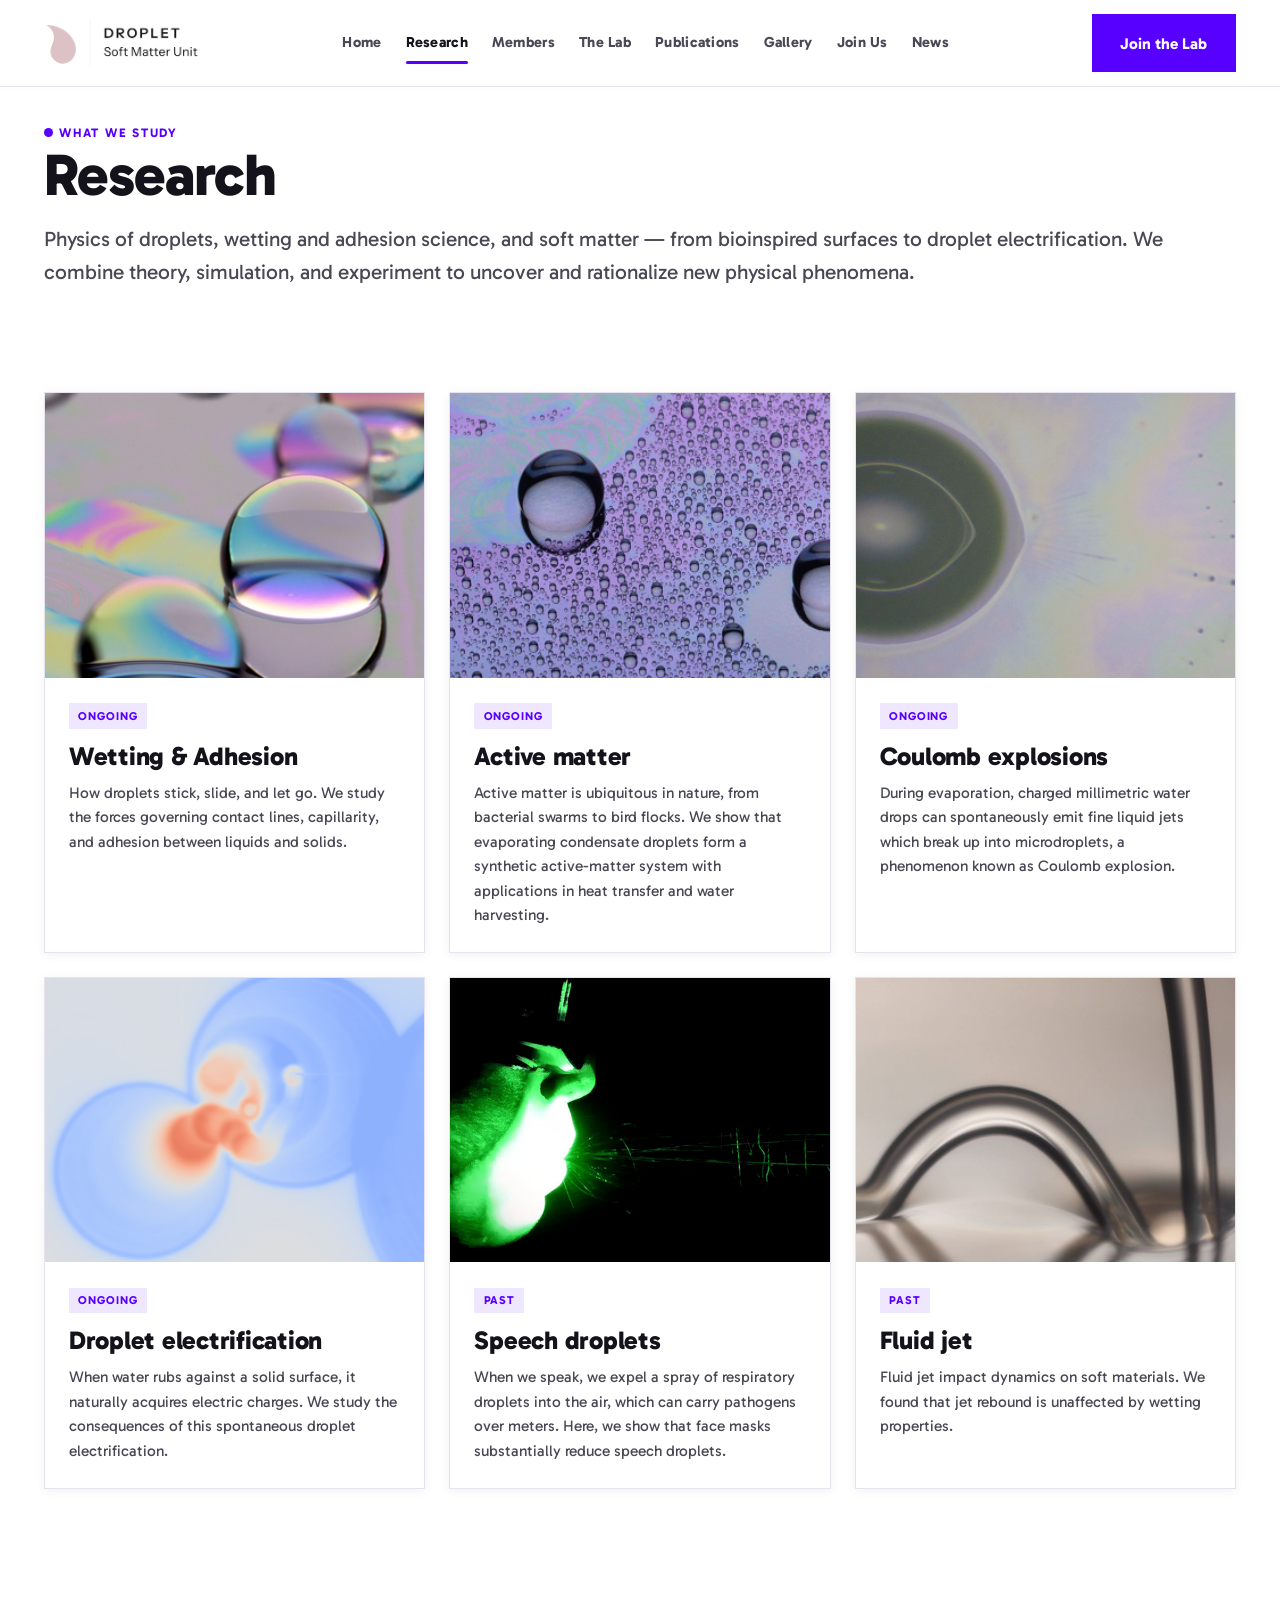
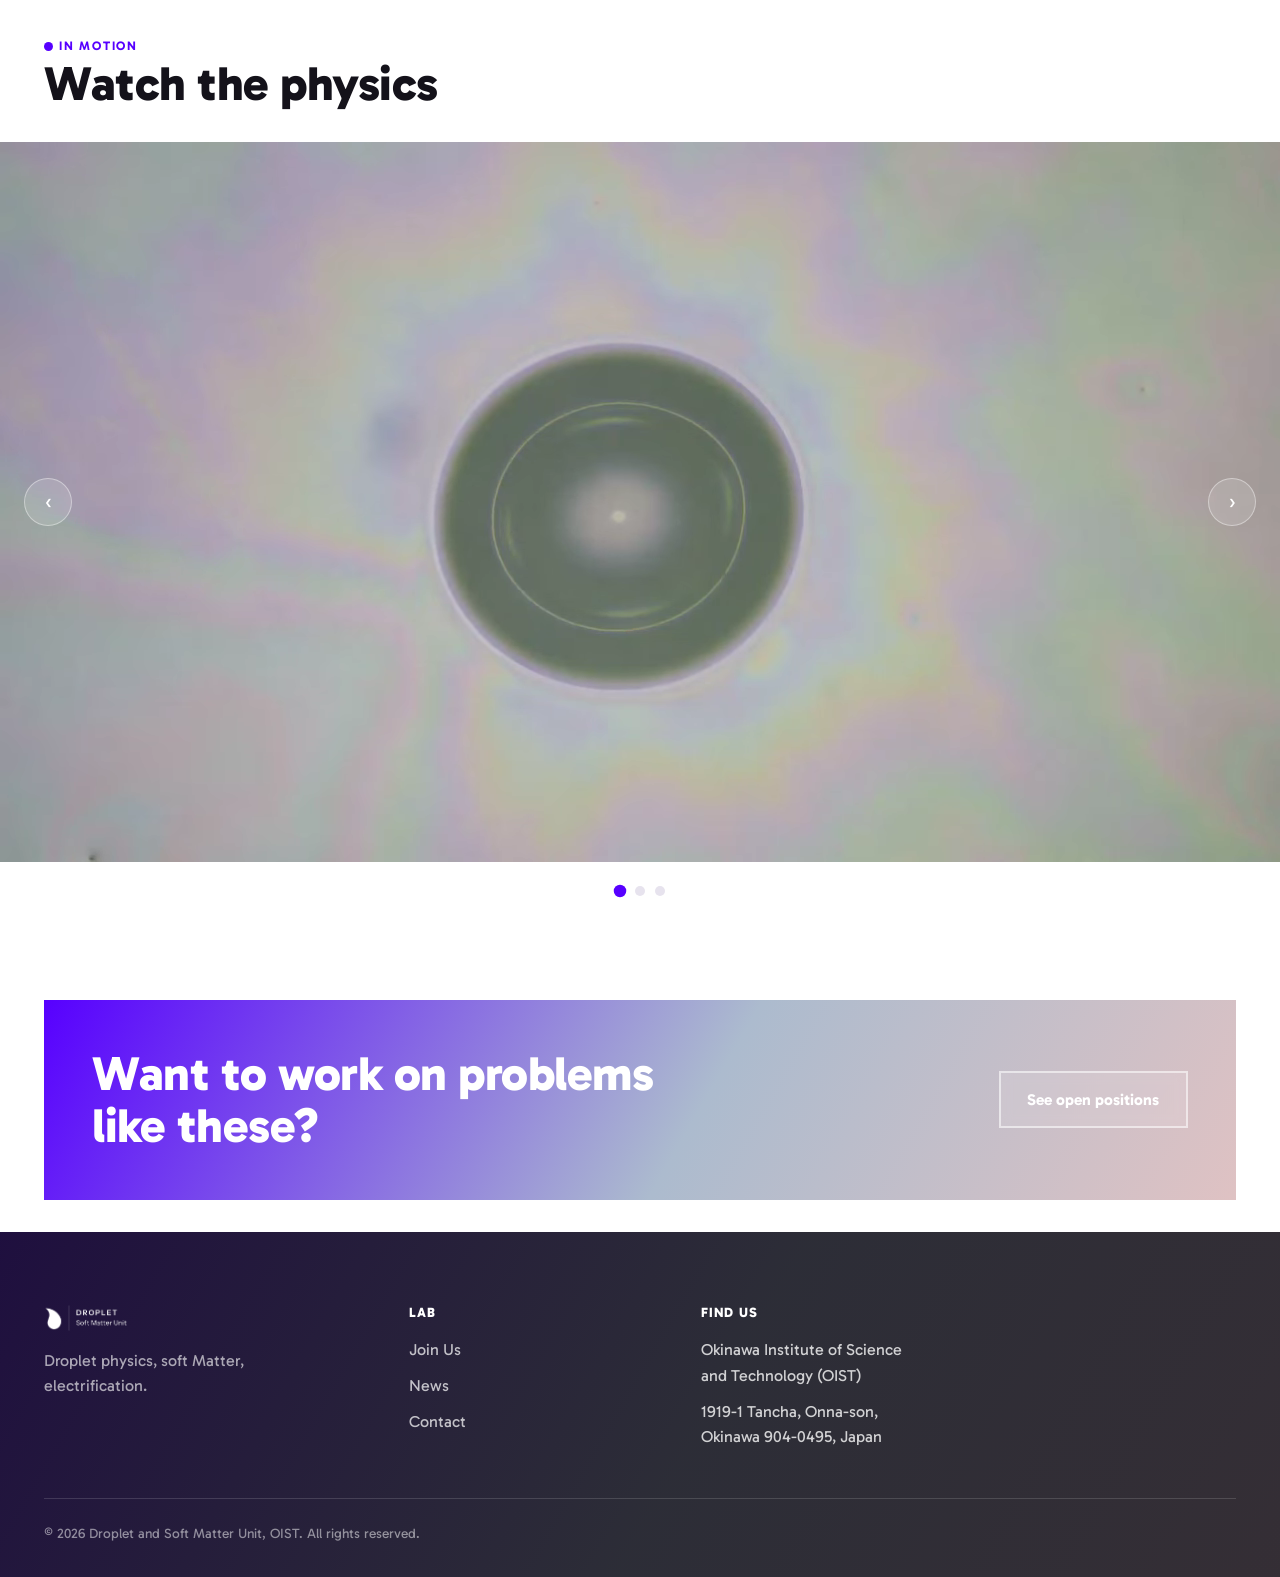
<file: research.html>
<!doctype html>
<html lang="en">
<head>
<meta charset="UTF-8">
<meta name="viewport" content="width=device-width, initial-scale=1">
<title>Research — Droplet Lab | OIST</title>
<meta name="description" content="Droplet Lab's research: wetting & adhesion, lubricated slippery surfaces, structural color, superhydrophobicity, thin-film optics, and fluid dynamics.">
<link rel="icon" type="image/svg+xml" href="assets/logo/favicon.svg?v=2">
<link rel="preconnect" href="https://fonts.googleapis.com">
<link rel="preconnect" href="https://fonts.gstatic.com" crossorigin>
<link href="https://fonts.googleapis.com/css2?family=Gabarito:wght@400;500;600;700;800;900&display=swap" rel="stylesheet">
<link rel="stylesheet" href="css/style.css?v=36">
</head>
<body>
<a class="skip-link" href="#main">Skip to content</a>

<header class="site-header">
  <div class="container nav">
    <a class="brand" href="index.html" aria-label="Droplet Lab home">
      <img src="assets/logo/droplet-lab-color-cycle.gif" alt="Droplet, Soft Matter Unit">
    </a>
    <nav class="nav-links" aria-label="Primary">
      <a href="index.html">Home</a>
      <a href="research.html" aria-current="page">Research</a>
      <a href="members.html">Members</a>
      <a href="lab.html">The Lab</a>
      <a href="publications.html">Publications</a>
      <a href="gallery.html">Gallery</a>
      <a href="join.html">Join Us</a>
      <a href="news.html">News</a>
    </nav>
    <div class="nav-cta"><a class="btn btn-primary" href="join.html">Join the Lab</a></div>
    <button class="nav-toggle" aria-label="Toggle menu" aria-expanded="false"><span></span></button>
  </div>
</header>

<main id="main">

  <section class="reveal section section--tight">
    <div class="container">
      <p class="eyebrow">What we study</p>
      <h1>Research</h1>
      <p class="lede" style="margin-top: var(--space-3);">Physics of droplets, wetting and adhesion science, and soft matter &mdash; from bioinspired surfaces to droplet electrification. We combine theory, simulation, and experiment to uncover and rationalize new physical phenomena.</p>
    </div>
  </section>

  <section class="reveal section">
    <div class="container">
      <div class="grid grid-3">

        <a class="card" href="surface-engineering.html">
          <div class="card-media"><img src="assets/images/research/wetting-adhesion.jpg" alt="Iridescent oil droplets clustering on a lubricated surface."></div>
          <div class="card-body">
            <span class="card-tag">Ongoing</span>
            <h3>Wetting &amp; Adhesion</h3>
            <p>How droplets stick, slide, and let go. We study the forces governing contact lines, capillarity, and adhesion between liquids and solids.</p>
          </div>
        </a>

        <a class="card" href="dancing-drops.html">
          <div class="card-media"><img src="assets/images/research/dancing.png" alt="Dancing droplets."></div>
          <div class="card-body">
            <span class="card-tag">Ongoing</span>
            <h3>Active matter</h3>
            <p>Active matter is ubiquitous in nature, from bacterial swarms to bird flocks. We show that evaporating condensate droplets form a synthetic active-matter system with applications in heat transfer and water harvesting.</p>
          </div>
        </a>

        <a class="card" href="exploding-drops.html">
          <div class="card-media"><img src="assets/images/research/exploding.png" alt="exploding drops"></div>
          <div class="card-body">
            <span class="card-tag">Ongoing</span>
            <h3>Coulomb explosions</h3>
            <p>During evaporation, charged millimetric water drops can spontaneously emit fine liquid jets which break up into microdroplets,
              a phenomenon known as Coulomb explosion. </p>
          </div>
        </a>

        <a class="card" href="droplet-electrification.html">
          <div class="card-media"><img src="assets/images/research/surface_charge.png" alt="Surface charges."></div>
          <div class="card-body">
            <span class="card-tag">Ongoing</span>
            <h3>Droplet electrification</h3>
            <p>When water rubs against a solid surface, it naturally acquires electric charges.
              We study the consequences of this spontaneous droplet electrification.</p>
          </div>
        </a>

        <a class="card" href="speech-droplets.html">
          <div class="card-media"><img src="assets/images/research/speech.png" alt="Speech droplets."></div>
          <div class="card-body">
            <span class="card-tag">Past</span>
            <h3>Speech droplets</h3>
            <p>When we speak, we expel a spray of respiratory droplets into the air, which can carry pathogens over meters.
              Here, we show that face masks substantially reduce speech droplets.</p>
          </div>
        </a>

        <a class="card" href="fluid-jet.html">
          <div class="card-media"><img src="assets/images/research/fluid-dynamics.jpg" alt="A liquid jet rebounding off a surface, captured with high-speed imaging."></div>
          <div class="card-body">
            <span class="card-tag">Past</span>
            <h3>Fluid jet</h3>
            <p>Fluid jet impact dynamics on soft materials. We found that jet rebound is unaffected by wetting properties.</p>
          </div>
        </a>

      </div>
    </div>
  </section>

  <!-- VIDEO STRIP -->
  <section class="reveal section">
    <div class="container">
      <div class="section-head">
        <div>
          <p class="eyebrow">In motion</p>
          <h2>Watch the physics</h2>
        </div>
      </div>
    </div>

    <div class="slideshow slideshow-full-bleed" data-slideshow data-no-auto aria-roledescription="carousel" aria-label="Sample research videos">
      <div class="slideshow-viewport">
        <div class="slideshow-slide is-active">
          <video poster="assets/images/hero/color-ejection-poster.jpg" autoplay muted loop playsinline aria-label="High-speed footage of a colored droplet ejecting on impact">
            <source src="assets/video/color-ejection.webm" type="video/webm">
            <source src="assets/video/color-ejection.mp4" type="video/mp4">
          </video>
          <span class="slideshow-caption">
            <span class="slideshow-title">Exploding Drops</span>
            <span class="slideshow-hint">Coulomb explosions of electrically charged drops.</span>
          </span>
        </div>

        <div class="slideshow-slide">
          <video poster="assets/images/hero/dancing-drops-poster.jpg" autoplay muted loop playsinline aria-label="Condensate droplets dancing in serpentine and circular motion on a lubricated surface">
            <source src="assets/video/Dancing_drops.mp4" type="video/mp4">
          </video>
          <span class="slideshow-caption">
            <span class="slideshow-title">Dancing Drops</span>
            <span class="slideshow-hint">Condensate droplets dancing in serpentine and circular motion on a lubricated surface.</span>
          </span>
        </div>

        <div class="slideshow-slide">
          <video poster="assets/images/hero/lotus-poster.jpg" autoplay muted loop playsinline aria-label="A water droplet bouncing off a lotus leaf">
            <source src="assets/video/full_lotus.mp4" type="video/mp4">
          </video>
          <span class="slideshow-caption">
            <span class="slideshow-title">Lotus Effect</span>
            <span class="slideshow-hint">A droplet bouncing off a lotus leaf, showcasing natural superhydrophobicity.</span>
          </span>
        </div>

        <button type="button" class="slideshow-arrow slideshow-arrow--prev" aria-label="Previous video">&lsaquo;</button>
        <button type="button" class="slideshow-arrow slideshow-arrow--next" aria-label="Next video">&rsaquo;</button>
      </div>

      <div class="container">
        <div class="slideshow-dots" role="tablist" aria-label="Choose a video">
          <button type="button" class="dot is-active" role="tab" aria-selected="true" aria-label="Exploding Drops"></button>
          <button type="button" class="dot" role="tab" aria-selected="false" aria-label="Dancing Drops"></button>
          <button type="button" class="dot" role="tab" aria-selected="false" aria-label="Lotus Effect"></button>
        </div>
      </div>
    </div>
  </section>

  <section class="reveal section section--tight">
    <div class="container">
      <div class="cta-band">
        <h2>Want to work on problems like these?</h2>
        <a class="btn btn-on-dark" href="join.html">See open positions</a>
      </div>
    </div>
  </section>

</main>

<footer class="site-footer">
  <div class="container footer-inner">
    <div class="footer-grid">
      <div class="footer-brand">
        <img src="assets/logo/droplet-lab-white-thick.png?v=2" alt="Droplet, Soft Matter Unit">
        <p>Droplet physics, soft Matter, electrification.</p>
      </div>
      <div class="footer-col">
        <h4>Lab</h4>
        <ul>
          <li><a href="join.html">Join Us</a></li>
          <li><a href="news.html">News</a></li>
          <li><a href="mailto:dan-daniel@oist.jp">Contact</a></li>
        </ul>
      </div>
      <div class="footer-col">
        <h4>Find us</h4>
        <ul>
          <li>Okinawa Institute of Science<br>and Technology (OIST)</li>
          <li>1919-1 Tancha, Onna-son,<br>Okinawa 904-0495, Japan</li>
        </ul>
      </div>
    </div>
    <div class="footer-bottom">
      <span>&copy; <span data-year>2026</span> Droplet and Soft Matter Unit, OIST. All rights reserved.</span>
    </div>
  </div>
</footer>

<script src="js/main.js?v=12"></script>
</body>
</html>
</file>
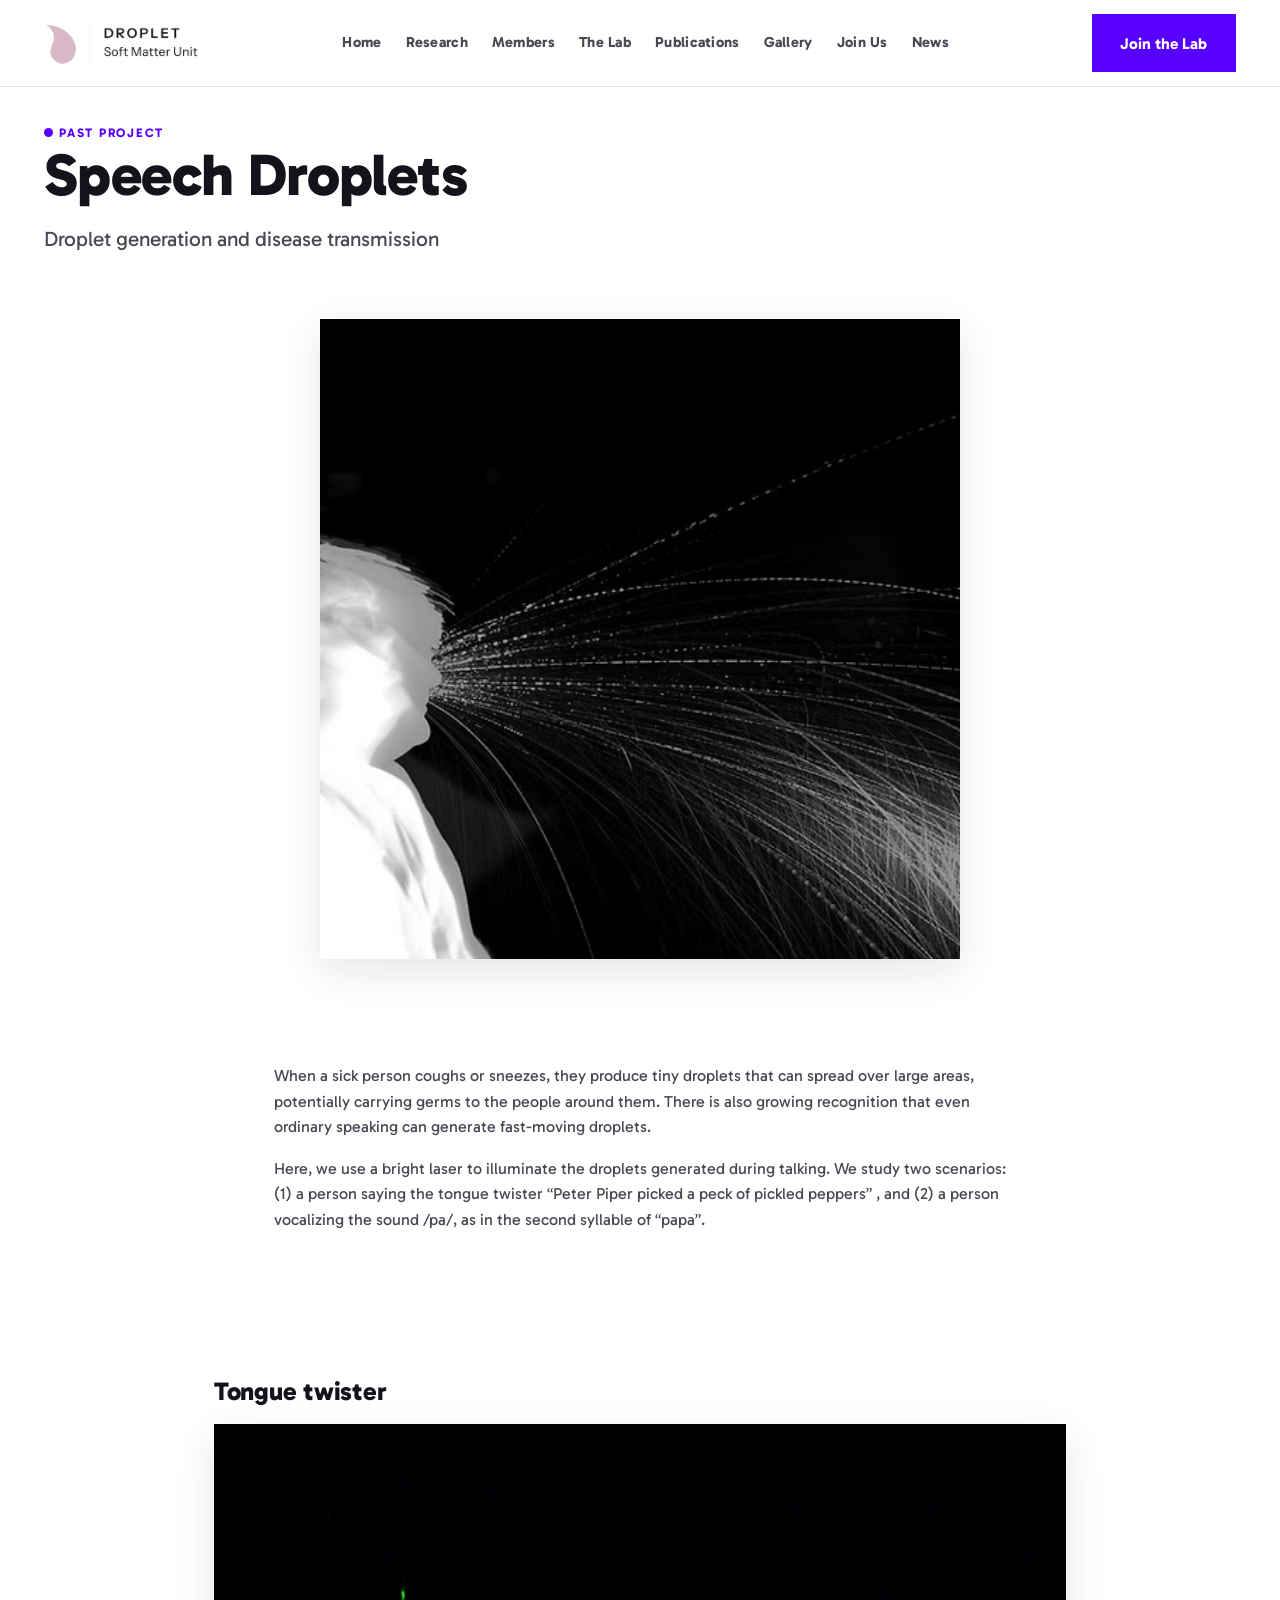
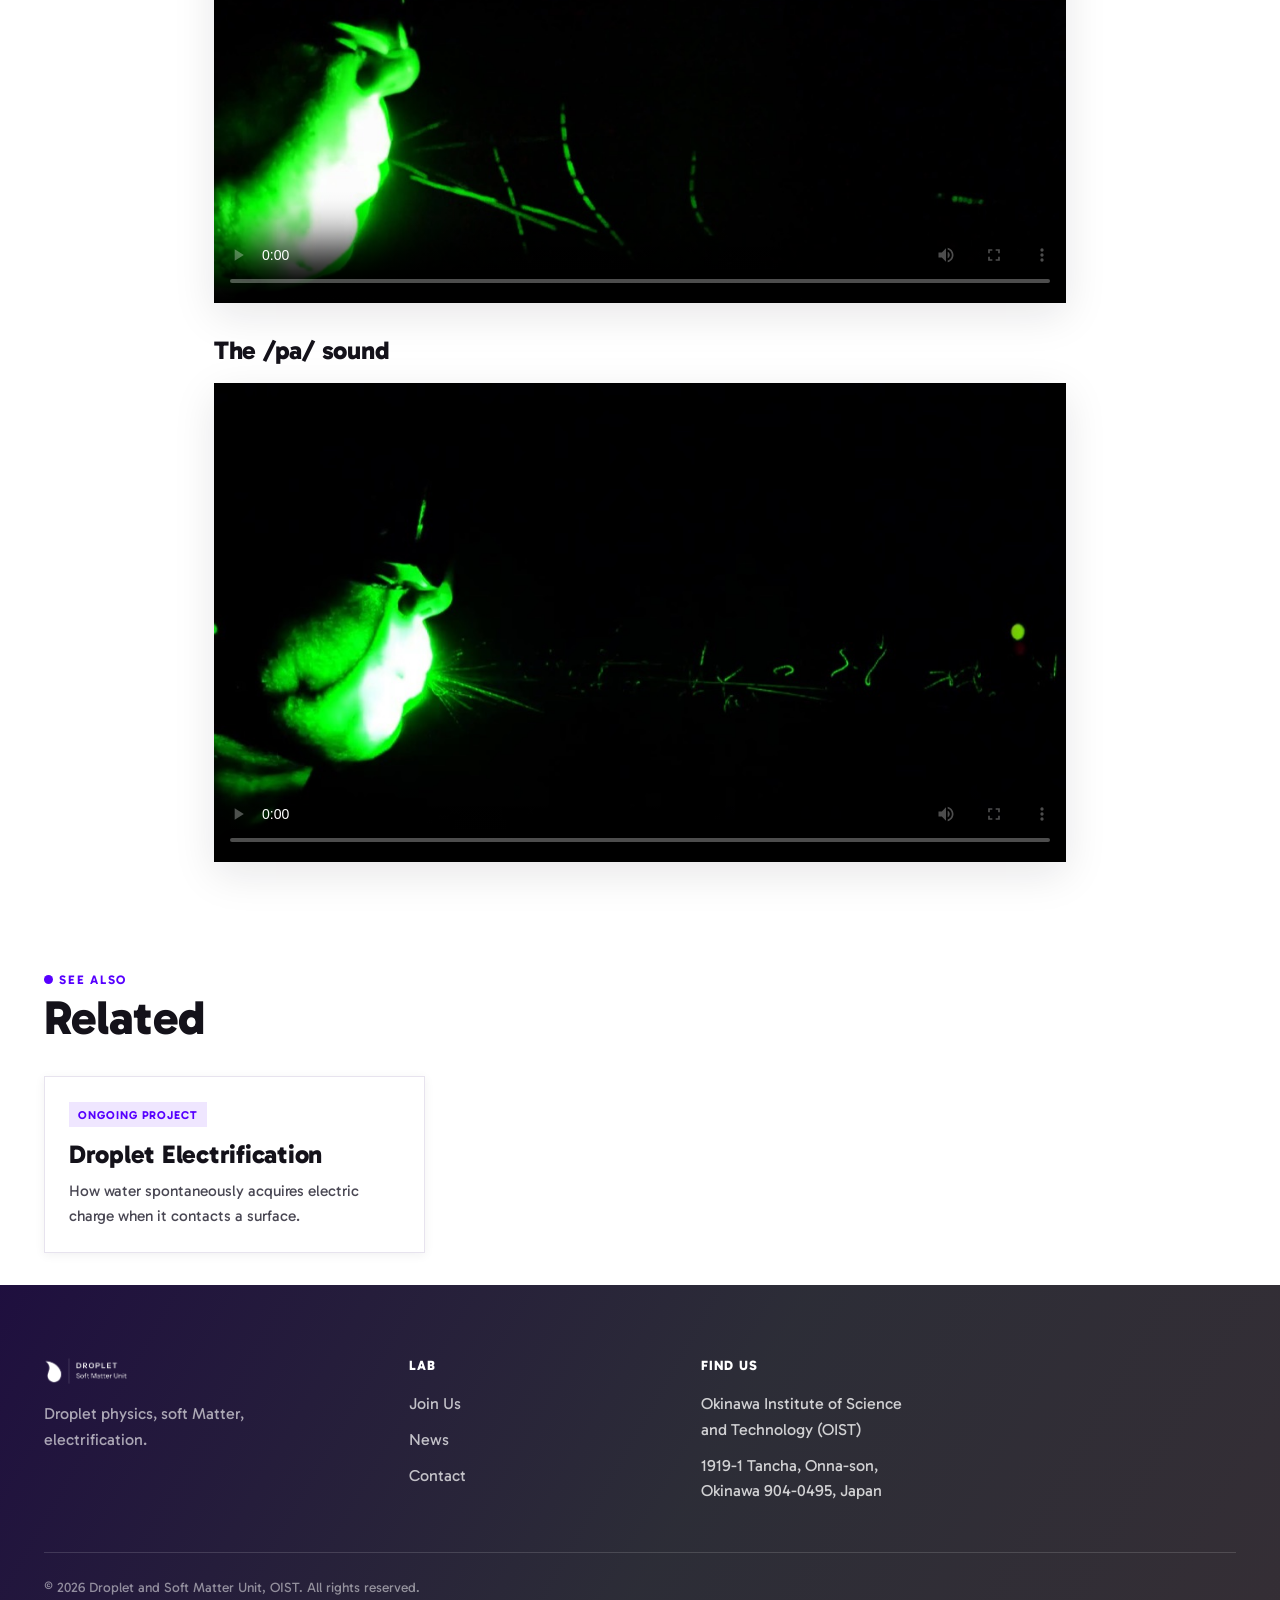
<file: speech-droplets.html>
<!doctype html>
<html lang="en">
<head>
<meta charset="UTF-8">
<meta name="viewport" content="width=device-width, initial-scale=1">
<title>Speech Droplets — Droplet Lab | OIST</title>
<meta name="description" content="How laser-sheet imaging reveals the droplets generated when we cough, sneeze, or speak, studied by Droplet Lab at OIST.">
<link rel="icon" type="image/svg+xml" href="assets/logo/favicon.svg?v=2">
<link rel="preconnect" href="https://fonts.googleapis.com">
<link rel="preconnect" href="https://fonts.gstatic.com" crossorigin>
<link href="https://fonts.googleapis.com/css2?family=Gabarito:wght@400;500;600;700;800;900&display=swap" rel="stylesheet">
<link rel="stylesheet" href="css/style.css?v=36">
</head>
<body>
<a class="skip-link" href="#main">Skip to content</a>

<header class="site-header">
  <div class="container nav">
    <a class="brand" href="index.html" aria-label="Droplet Lab home">
      <img src="assets/logo/droplet-lab-color-cycle.gif" alt="Droplet, Soft Matter Unit">
    </a>
    <nav class="nav-links" aria-label="Primary">
      <a href="index.html">Home</a>
      <a href="research.html">Research</a>
      <a href="members.html">Members</a>
      <a href="lab.html">The Lab</a>
      <a href="publications.html">Publications</a>
      <a href="gallery.html">Gallery</a>
      <a href="join.html">Join Us</a>
      <a href="news.html">News</a>
    </nav>
    <div class="nav-cta"><a class="btn btn-primary" href="join.html">Join the Lab</a></div>
    <button class="nav-toggle" aria-label="Toggle menu" aria-expanded="false"><span></span></button>
  </div>
</header>

<main id="main">

  <section class="reveal section section--tight">
    <div class="container">
      <p class="eyebrow">Past Project</p>
      <h1>Speech Droplets</h1>
      <p class="lede" style="margin-top: var(--space-3);">Droplet generation and disease transmission</p>
    </div>
  </section>

  <section class="reveal section section--tight">
    <div class="container">
      <div class="project-media" tabindex="0" style="max-width: 640px; margin-inline: auto;">
        <img src="assets/images/research/cough_dropets_trajectory.avif" alt="High-contrast imaging of fine droplet trajectories expelled during a cough.">
        <p class="media-caption">High-speed, laser-sheet imaging of droplets expelled during a cough.</p>
      </div>
    </div>
  </section>

  <section class="reveal section">
    <div class="container" style="max-width: 780px;">
      <p>When a sick person coughs or sneezes, they produce tiny droplets that can spread over large areas,
        potentially carrying germs to the people around them. There is also growing recognition that even ordinary speaking
        can generate fast-moving droplets.</p>
      <p style="margin-top: var(--space-3);">Here, we use a bright laser to illuminate the droplets generated during talking.
        We study two scenarios: (1) a person saying the tongue twister &ldquo;Peter Piper picked a peck of pickled peppers&rdquo;
        , and (2) a person vocalizing the sound /pa/, as in the second syllable of &ldquo;papa&rdquo;.</p>
    </div>
  </section>

  <section class="reveal section">
    <div class="container" style="max-width: 900px;">
      <!-- <div class="section-head">
        <div>
          <p class="eyebrow">In motion</p>
          <h2>Droplet generation</h2>
        </div>
      </div> -->

      <h3 style="margin-bottom: var(--space-3);">Tongue twister</h3>
      <div class="project-media">
        <video controls preload="metadata" poster="assets/images/hero/peterpiper-poster.jpg" aria-label="Laser-illuminated speech droplets generated while saying the tongue twister Peter Piper picked a peck of pickled peppers">
          <source src="assets/video/PeterPiper_trajectory.mp4" type="video/mp4">
        </video>
        <p class="media-caption media-caption--top">Droplet trajectories while saying &ldquo;Peter Piper picked a peck of pickled peppers.&rdquo;</p>
      </div>

      <h3 style="margin: var(--space-5) 0 var(--space-3);">The /pa/ sound</h3>
      <div class="project-media">
        <video controls preload="metadata" poster="assets/images/hero/pa-diff-poster.jpg" aria-label="Laser-illuminated speech droplets generated while vocalizing the pa sound">
          <source src="assets/video/Pa_diff_trajectory.mp4" type="video/mp4">
        </video>
        <p class="media-caption media-caption--top">Droplet trajectories while vocalizing the /pa/ sound.</p>
      </div>
    </div>
  </section>

  <section class="reveal section section--tight">
    <div class="container">
      <div class="section-head">
        <div>
          <p class="eyebrow">See also</p>
          <h2>Related</h2>
        </div>
      </div>
      <div class="grid grid-3">
        <a class="card" href="droplet-electrification.html">
          <div class="card-body">
            <span class="card-tag">Ongoing Project</span>
            <h3>Droplet Electrification</h3>
            <p>How water spontaneously acquires electric charge when it contacts a surface.</p>
          </div>
        </a>
      </div>
    </div>
  </section>

</main>

<footer class="site-footer">
  <div class="container footer-inner">
    <div class="footer-grid">
      <div class="footer-brand">
        <img src="assets/logo/droplet-lab-white-thick.png?v=2" alt="Droplet, Soft Matter Unit">
        <p>Droplet physics, soft Matter, electrification.</p>
      </div>
      <div class="footer-col">
        <h4>Lab</h4>
        <ul>
          <li><a href="join.html">Join Us</a></li>
          <li><a href="news.html">News</a></li>
          <li><a href="mailto:dan-daniel@oist.jp">Contact</a></li>
        </ul>
      </div>
      <div class="footer-col">
        <h4>Find us</h4>
        <ul>
          <li>Okinawa Institute of Science<br>and Technology (OIST)</li>
          <li>1919-1 Tancha, Onna-son,<br>Okinawa 904-0495, Japan</li>
        </ul>
      </div>
    </div>
    <div class="footer-bottom">
      <span>&copy; <span data-year>2026</span> Droplet and Soft Matter Unit, OIST. All rights reserved.</span>
    </div>
  </div>
</footer>

<script src="js/main.js?v=12"></script>
</body>
</html>
</file>
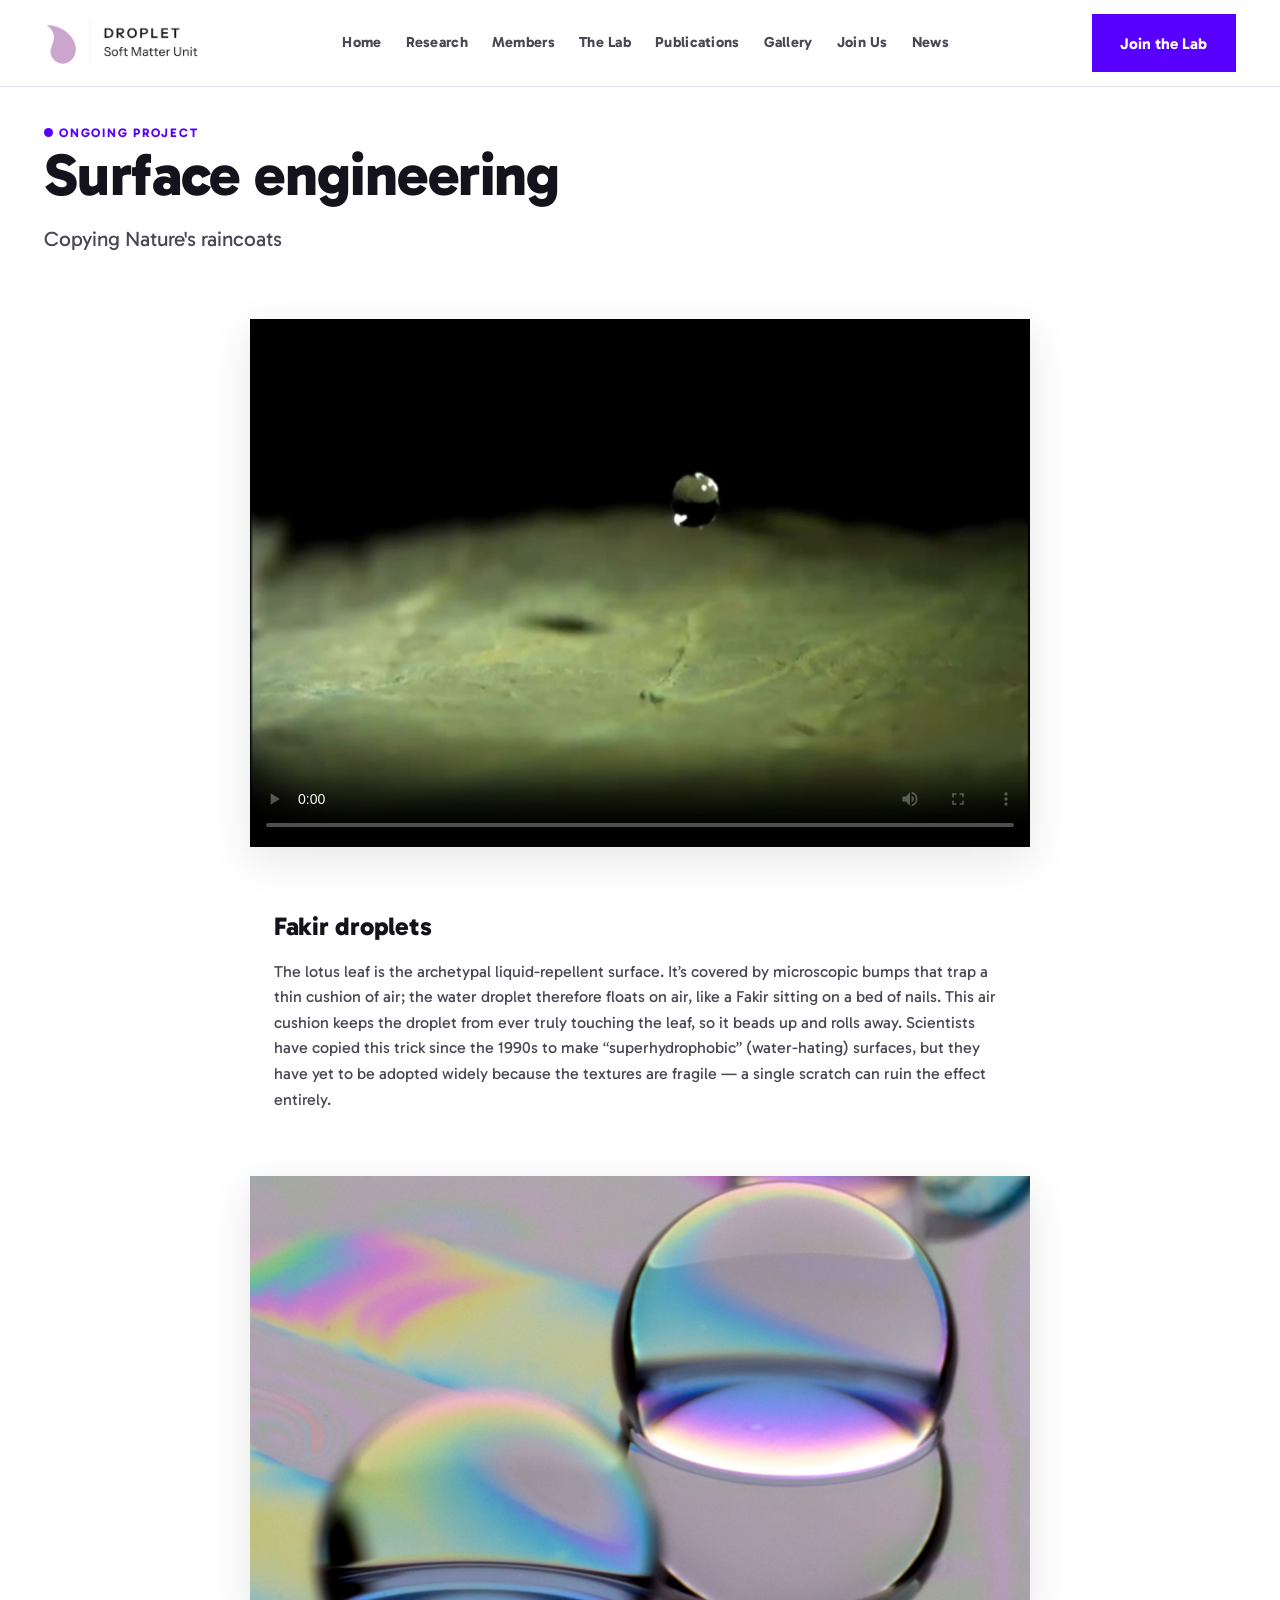
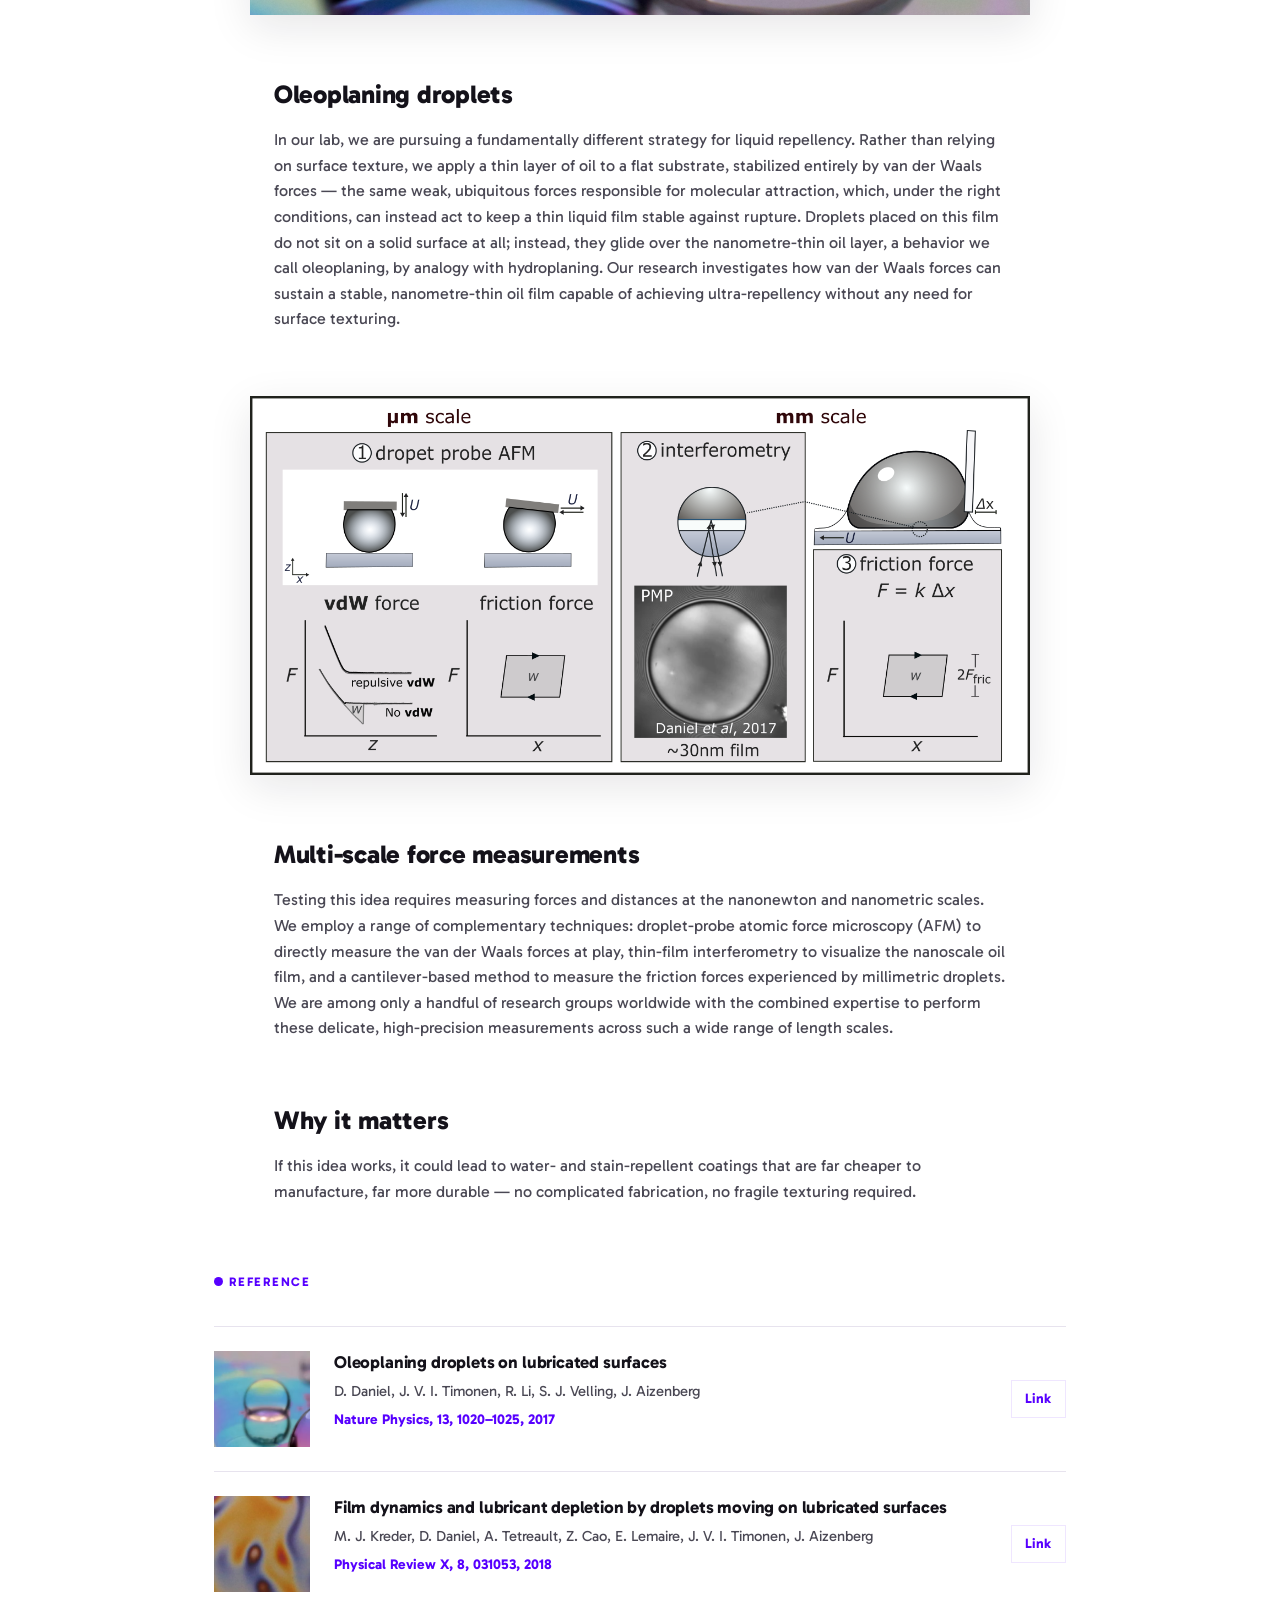
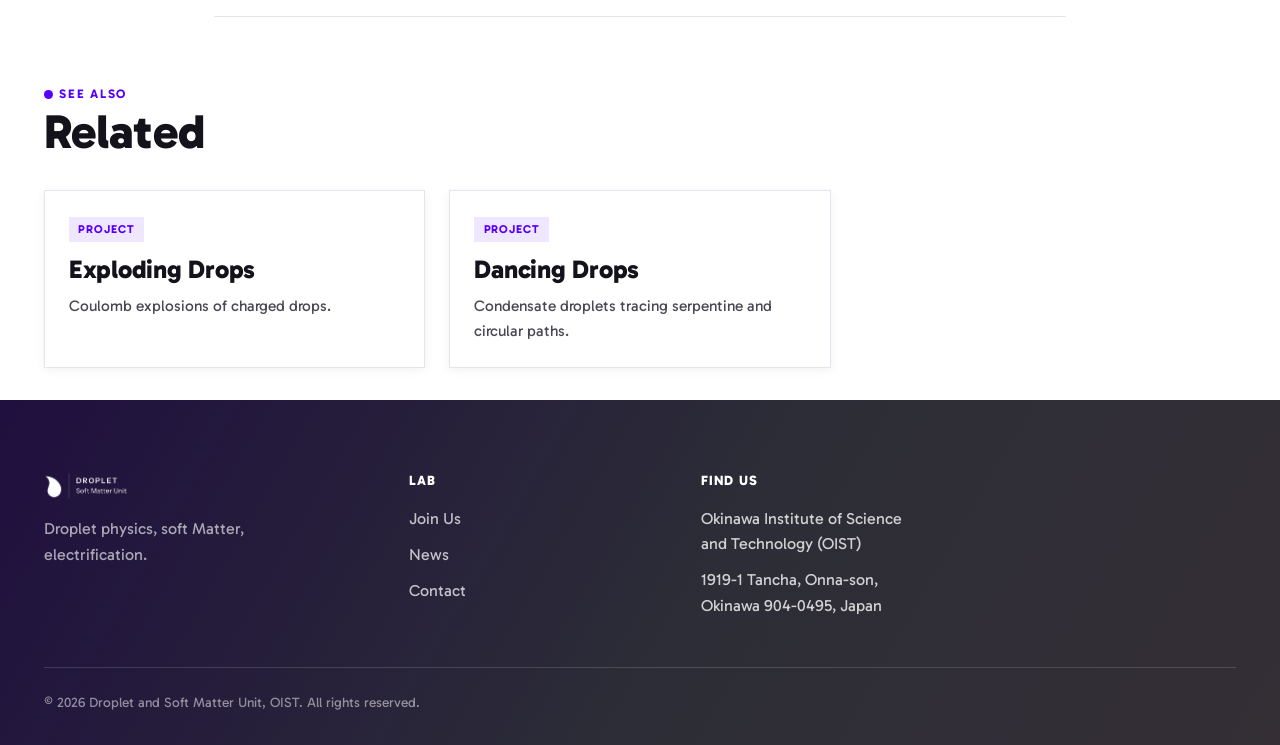
<file: surface-engineering.html>
<!doctype html>
<html lang="en">
<head>
<meta charset="UTF-8">
<meta name="viewport" content="width=device-width, initial-scale=1">
<title>Oleoplaning Drops — Droplet Lab | OIST</title>
<meta name="description" content="Droplets oleoplaning across a lubricated surface, from Droplet Lab at OIST.">
<link rel="icon" type="image/svg+xml" href="assets/logo/favicon.svg?v=2">
<link rel="preconnect" href="https://fonts.googleapis.com">
<link rel="preconnect" href="https://fonts.gstatic.com" crossorigin>
<link href="https://fonts.googleapis.com/css2?family=Gabarito:wght@400;500;600;700;800;900&display=swap" rel="stylesheet">
<link rel="stylesheet" href="css/style.css?v=36">
</head>
<body>
<a class="skip-link" href="#main">Skip to content</a>

<header class="site-header">
  <div class="container nav">
    <a class="brand" href="index.html" aria-label="Droplet Lab home">
      <img src="assets/logo/droplet-lab-color-cycle.gif" alt="Droplet, Soft Matter Unit">
    </a>
    <nav class="nav-links" aria-label="Primary">
      <a href="index.html">Home</a>
      <a href="research.html">Research</a>
      <a href="members.html">Members</a>
      <a href="lab.html">The Lab</a>
      <a href="publications.html">Publications</a>
      <a href="gallery.html">Gallery</a>
      <a href="join.html">Join Us</a>
      <a href="news.html">News</a>
    </nav>
    <div class="nav-cta"><a class="btn btn-primary" href="join.html">Join the Lab</a></div>
    <button class="nav-toggle" aria-label="Toggle menu" aria-expanded="false"><span></span></button>
  </div>
</header>

<main id="main">

  <section class="reveal section section--tight">
    <div class="container">
      <p class="eyebrow">Ongoing Project</p>
      <h1>Surface engineering</h1>
      <p class="lede" style="margin-top: var(--space-3);">Copying Nature's raincoats</p>
    </div>
  </section>

  <section class="reveal section section--tight">
    <div class="container">
      <div class="project-media" style="max-width: 780px;">
        <video controls preload="metadata" poster="assets/images/hero/lotus-poster.jpg" aria-label="A water droplet bouncing off a lotus leaf">
          <source src="assets/video/full_lotus.mp4" type="video/mp4">
        </video>
        <p class="media-caption media-caption--top">A droplet bouncing off a lotus leaf.</p>
      </div>
    </div>
  </section>

  <section class="reveal section section--tight">
    <div class="container" style="max-width: 780px;">
      <h3>Fakir droplets</h3>
      <p style="margin-top: var(--space-3);">The lotus leaf is the archetypal liquid-repellent surface. It&rsquo;s covered by
        microscopic bumps that trap a thin cushion of air; the water droplet therefore floats on air, like a Fakir
        sitting on a bed of nails. This air cushion keeps the droplet from ever truly touching the leaf, so it beads up and rolls away.
        Scientists have copied this trick since the 1990s to make &ldquo;superhydrophobic&rdquo; (water-hating) surfaces, but they have yet
        to be adopted widely because the textures are fragile &mdash; a single scratch can ruin the effect entirely.</p>
    </div>
  </section>

  <section class="reveal section section--tight">
    <div class="container">
      <div class="project-media" style="max-width: 780px;">
        <img src="assets/images/projects/oleoplaning-drops.jpg" alt="Iridescent oil droplets oleoplaning across a lubricated surface, showing thin-film interference.">
      </div>
    </div>
  </section>

  <section class="reveal section section--tight">
    <div class="container" style="max-width: 780px;">
      <h3>Oleoplaning droplets</h3>
      <p style="margin-top: var(--space-3);">In our lab, we are pursuing a fundamentally different strategy for liquid repellency. Rather than relying on surface texture, we apply a thin layer of oil to a flat substrate, stabilized entirely by van der Waals forces &mdash; the same weak, ubiquitous forces responsible for molecular attraction, which, under the right conditions, can instead act to keep a thin liquid film stable against rupture. Droplets placed on this film do not sit on a solid surface at all; instead, they glide over the nanometre-thin oil layer, a behavior we call oleoplaning, by analogy with hydroplaning. Our research investigates how van der Waals forces can sustain a stable, nanometre-thin oil film capable of achieving ultra-repellency without any need for surface texturing.</p>
    </div>
  </section>


  <section class="reveal section section--tight">
    <div class="container">
      <div class="project-media" style="max-width:780px;">
        <img src="assets/images/projects/approach.png" alt="Schematic of droplet-probe AFM, thin-film interferometry, and cantilever-based friction force measurements.">
      </div>
    </div>
  </section>

  <section class="reveal section section--tight">
    <div class="container" style="max-width: 780px;">
      <h3>Multi-scale force measurements</h3>
      <p style="margin-top: var(--space-3);">Testing this idea requires measuring forces and distances at the nanonewton and nanometric scales. We employ a range of complementary techniques: droplet-probe atomic force microscopy (AFM) to directly measure the van der Waals forces at play, thin-film interferometry to visualize the nanoscale oil film, and a cantilever-based method to measure the friction forces experienced by millimetric droplets. We are among only a handful of research groups worldwide with the combined expertise to perform these delicate, high-precision measurements across such a wide range of length scales.</p>
    </div>
  </section>

  <section class="reveal section section--tight">
    <div class="container" style="max-width: 780px;">
      <h3>Why it matters</h3>
      <p style="margin-top: var(--space-3);">If this idea works, it could lead to water- and stain-repellent coatings that are far cheaper to manufacture, far more durable &mdash; no complicated fabrication, no fragile texturing required.</p>
    </div>
  </section>

  <section class="reveal section section--tight">
    <div class="container" style="max-width: 900px;">
      <div class="section-head">
        <div>
          <p class="eyebrow">Reference</p>
        </div>
      </div>

      <div class="pub-item">
        <div class="pub-thumb"><img src="assets/images/publications/NatPhys_2017.png" alt="" loading="lazy"></div>
        <div>
          <h3>Oleoplaning droplets on lubricated surfaces</h3>
          <p class="authors">D. Daniel, J. V. I. Timonen, R. Li, S. J. Velling, J. Aizenberg</p>
          <p class="venue">Nature Physics, 13, 1020&ndash;1025, 2017</p>
        </div>
        <a class="pub-link" target="_blank" rel="noopener" href="https://www.nature.com/articles/nphys4177">Link</a>
      </div>

      <div class="pub-item">
        <div class="pub-thumb"><img src="assets/images/publications/PRX_2018.png" alt="" loading="lazy"></div>
        <div>
          <h3>Film dynamics and lubricant depletion by droplets moving on lubricated surfaces</h3>
          <p class="authors">M. J. Kreder, D. Daniel, A. Tetreault, Z. Cao, E. Lemaire, J. V. I. Timonen, J. Aizenberg</p>
          <p class="venue">Physical Review X, 8, 031053, 2018</p>
        </div>
        <a class="pub-link" target="_blank" rel="noopener" href="https://journals.aps.org/prx/abstract/10.1103/PhysRevX.8.031053">Link</a>
      </div>
    </div>
  </section>

  <section class="reveal section section--tight">
    <div class="container">
      <div class="section-head">
        <div>
          <p class="eyebrow">See also</p>
          <h2>Related</h2>
        </div>
      </div>
      <div class="grid grid-3">
        <a class="card" href="exploding-drops.html">
          <div class="card-body">
            <span class="card-tag">Project</span>
            <h3>Exploding Drops</h3>
            <p>Coulomb explosions of charged drops.</p>
          </div>
        </a>
        <a class="card" href="dancing-drops.html">
          <div class="card-body">
            <span class="card-tag">Project</span>
            <h3>Dancing Drops</h3>
            <p>Condensate droplets tracing serpentine and circular paths.</p>
          </div>
        </a>
      </div>
    </div>
  </section>

</main>

<footer class="site-footer">
  <div class="container footer-inner">
    <div class="footer-grid">
      <div class="footer-brand">
        <img src="assets/logo/droplet-lab-white-thick.png?v=2" alt="Droplet, Soft Matter Unit">
        <p>Droplet physics, soft Matter, electrification.</p>
      </div>
      <div class="footer-col">
        <h4>Lab</h4>
        <ul>
          <li><a href="join.html">Join Us</a></li>
          <li><a href="news.html">News</a></li>
          <li><a href="mailto:dan-daniel@oist.jp">Contact</a></li>
        </ul>
      </div>
      <div class="footer-col">
        <h4>Find us</h4>
        <ul>
          <li>Okinawa Institute of Science<br>and Technology (OIST)</li>
          <li>1919-1 Tancha, Onna-son,<br>Okinawa 904-0495, Japan</li>
        </ul>
      </div>
    </div>
    <div class="footer-bottom">
      <span>&copy; <span data-year>2026</span> Droplet and Soft Matter Unit, OIST. All rights reserved.</span>
    </div>
  </div>
</footer>

<script src="js/main.js?v=12"></script>
</body>
</html>
</file>
<file: css/style.css>
/* ==========================================================================
   Droplet Lab — shared stylesheet
   Brand: purple #5700FF, blue-grey #ACBBCE, dusty pink #DFC2C3,
          neon #EEFF41, peach #F7E1D7, black/white. Font: Gabarito.
   ========================================================================== */

:root {
  /* ---- brand colors ---- */
  --purple: #5700ff;
  --purple-dark: #4300c9;
  --purple-light: #efe6ff;
  --blue-grey: #acbbce;
  --dusty-pink: #dfc2c3;
  --peach: #f7e1d7;
  --neon: #eeff41;
  --ink: #14121a;
  --ink-soft: #4a4854;
  --muted: #75727e;
  --line: #e7e3ee;
  --surface: #ffffff;
  --surface-alt: #faf8fc;
  --pale-blue: #e9f2ff;

  --gradient-1: linear-gradient(120deg, var(--dusty-pink), var(--blue-grey));
  --gradient-2: linear-gradient(120deg, var(--purple), var(--blue-grey) 55%, var(--dusty-pink));
  --gradient-3: linear-gradient(135deg, var(--blue-grey), var(--dusty-pink));
  --gradient-dark: linear-gradient(180deg, rgba(10, 8, 20, 0) 0%, rgba(10, 8, 20, 0.55) 60%, rgba(10, 8, 20, 0.88) 100%);

  /* ---- type ---- */
  --font-display: 'Gabarito', 'Segoe UI', system-ui, sans-serif;
  --font-body: 'Gabarito', 'Segoe UI', system-ui, sans-serif;

  /* ---- spacing scale (8pt rhythm) ---- */
  --space-1: 0.5rem;
  --space-2: 0.75rem;
  --space-3: 1rem;
  --space-4: 1.5rem;
  --space-5: 2rem;
  --space-6: 3rem;
  --space-7: 4.5rem;
  --space-8: 6.5rem;

  --radius-sm: 0px;
  --radius-md: 0px;
  --radius-lg: 0px;
  --radius-pill: 0px;

  --container: 1240px;
  --shadow-sm: 0 2px 10px rgba(20, 18, 26, 0.06);
  --shadow-md: 0 12px 40px rgba(20, 18, 26, 0.10);
  --shadow-lg: 0 24px 70px rgba(20, 18, 26, 0.16);

  --ease: cubic-bezier(0.22, 1, 0.36, 1);
}

/* ---------------------------------- reset -------------------------------- */
*, *::before, *::after { box-sizing: border-box; }
html { scroll-behavior: smooth; }
body {
  margin: 0;
  font-family: var(--font-body);
  color: var(--ink);
  background: var(--surface);
  -webkit-font-smoothing: antialiased;
  font-size: 16px;
  line-height: 1.6;
}
img { max-width: 100%; display: block; }
a { color: inherit; text-decoration: none; }
ul { margin: 0; padding: 0; list-style: none; }
h1, h2, h3, h4, p, figure { margin: 0; }
button { font: inherit; cursor: pointer; }
input, textarea, select { font: inherit; }

@media (prefers-reduced-motion: reduce) {
  html { scroll-behavior: auto; }
  *, *::before, *::after { animation-duration: 0.01ms !important; animation-iteration-count: 1 !important; transition-duration: 0.01ms !important; }
}

/* --------------------------------- type ---------------------------------- */
h1, h2, h3, h4 { font-family: var(--font-display); font-weight: 800; letter-spacing: -0.01em; color: var(--ink); }
h1 { font-size: clamp(1.9rem, 4vw + 0.8rem, 3.7rem); line-height: 1.03; font-weight: 800; }
h2 { font-size: clamp(1.9rem, 2.6vw + 1rem, 3rem); line-height: 1.08; }
h3 { font-size: clamp(1.25rem, 1vw + 1rem, 1.6rem); line-height: 1.25; }
h4 { font-size: 1.05rem; line-height: 1.3; }
p { color: var(--ink-soft); }
.lede { font-size: clamp(1.05rem, 0.6vw + 1rem, 1.3rem); color: var(--ink-soft); line-height: 1.6; }
.eyebrow {
  display: inline-flex; align-items: center; gap: 0.5em;
  font-family: var(--font-display); font-weight: 700; letter-spacing: 0.14em;
  text-transform: uppercase; font-size: 0.78rem; color: var(--purple);
}
.eyebrow::before {
  content: ""; width: 9px; height: 9px; border-radius: 50%;
  background: var(--purple); flex: none;
}
.text-center { text-align: center; }

/* ------------------------------- utility ---------------------------------- */
.container { max-width: var(--container); margin-inline: auto; padding-inline: var(--space-4); }
.section { padding-block: 4.5rem; }
.section--tight { padding-block: 2rem; }
.section--alt { background: var(--surface-alt); }
.stack { display: flex; flex-direction: column; }
.visually-hidden {
  position: absolute; width: 1px; height: 1px; overflow: hidden;
  clip: rect(0 0 0 0); white-space: nowrap; border: 0; padding: 0; margin: -1px;
}
.skip-link {
  position: absolute; left: 1rem; top: -60px; z-index: 200;
  background: var(--purple); color: #fff; padding: 0.75rem 1.25rem;
  border-radius: var(--radius-sm); transition: top 0.2s var(--ease);
}
.skip-link:focus { top: 1rem; }

/* -------------------------------- buttons --------------------------------- */
.btn {
  display: inline-flex; align-items: center; justify-content: center; gap: 0.55em;
  font-family: var(--font-display); font-weight: 700; font-size: 0.98rem;
  padding: 0.9em 1.7em; border-radius: var(--radius-pill);
  border: 2px solid transparent; transition: transform 0.25s var(--ease), background 0.25s var(--ease), color 0.25s var(--ease), border-color 0.25s var(--ease);
  min-height: 44px;
}
.btn:active { transform: translateY(1px); }
.btn-primary { background: var(--purple); color: #fff; }
.btn-primary:hover { background: var(--purple-dark); }
.btn-ghost { background: transparent; color: var(--ink); border-color: var(--line); }
.btn-ghost:hover { border-color: var(--purple); color: var(--purple); }
.btn-on-dark { background: rgba(255,255,255,0.12); color: #fff; border-color: rgba(255,255,255,0.55); backdrop-filter: blur(6px); }
.btn-on-dark:hover { background: #fff; color: var(--ink); border-color: #fff; }
.btn:focus-visible, a:focus-visible, button:focus-visible, input:focus-visible, textarea:focus-visible {
  outline: 3px solid var(--purple); outline-offset: 3px;
}

/* ---------------------------------- nav ------------------------------------ */
.site-header {
  position: sticky; top: 0; z-index: 100;
  border-bottom: 1px solid var(--line);
}
.site-header::before {
  content: ""; position: absolute; inset: 0; z-index: -1;
  background: rgba(255, 255, 255, 0.86);
  backdrop-filter: blur(14px);
}
.nav {
  display: flex; align-items: center; justify-content: space-between;
  gap: var(--space-4); padding-block: 0.9rem;
}
.brand { display: flex; align-items: center; gap: 0.6rem; flex: none; }
.brand img { height: 52px; width: auto; }
.nav-links {
  display: flex; align-items: center; gap: var(--space-4);
  font-family: var(--font-display); font-weight: 700; font-size: 0.92rem;
  letter-spacing: 0.02em;
}
.nav-links a {
  position: relative; padding-block: 0.4rem; color: var(--ink-soft);
  transition: color 0.2s var(--ease);
}
.nav-links a::after {
  content: ""; position: absolute; left: 0; right: 100%; bottom: -3px; height: 3px;
  background: var(--purple); border-radius: 2px; transition: right 0.28s var(--ease);
}
.nav-links a:hover { color: var(--ink); }
.nav-links a:hover::after { right: 0; }
.nav-links a[aria-current="page"] { color: var(--ink); }
.nav-links a[aria-current="page"]::after { right: 0; }
.nav-cta { flex: none; }
.nav-toggle {
  display: none; flex: none; width: 44px; height: 44px; border-radius: var(--radius-sm);
  border: 1px solid var(--line); background: #fff; align-items: center; justify-content: center;
}
.nav-toggle span, .nav-toggle span::before, .nav-toggle span::after {
  content: ""; display: block; width: 20px; height: 2px; background: var(--ink); position: relative;
  transition: transform 0.25s var(--ease), opacity 0.25s var(--ease);
}
.nav-toggle span::before { position: absolute; top: -6px; }
.nav-toggle span::after { position: absolute; top: 6px; }
.nav-toggle[aria-expanded="true"] span { background: transparent; }
.nav-toggle[aria-expanded="true"] span::before { transform: translateY(6px) rotate(45deg); }
.nav-toggle[aria-expanded="true"] span::after { transform: translateY(-6px) rotate(-45deg); }

@media (max-width: 860px) {
  .nav-toggle { display: inline-flex; }
  .nav-links {
    position: fixed; inset: 68px 0 0 0; background: #fff; flex-direction: column;
    align-items: stretch; padding: var(--space-4); gap: 0; transform: translateY(-8px);
    opacity: 0; pointer-events: none; transition: opacity 0.25s var(--ease), transform 0.25s var(--ease);
    font-size: 1.15rem; overflow-y: auto;
  }
  .nav-links.is-open { opacity: 1; pointer-events: auto; transform: translateY(0); }
  .nav-links a { display: block; padding: 0.95rem 0.25rem; border-bottom: 1px solid var(--line); }
  .nav-links a::after { display: none; }
  .nav-cta { display: none; }
}

/* --------------------------------- footer ---------------------------------- */
.site-footer { background: var(--ink); color: rgba(255,255,255,0.78); position: relative; overflow: hidden; }
.site-footer::before {
  content: ""; position: absolute; inset: 0; background: var(--gradient-2); opacity: 0.16;
}
.footer-inner { position: relative; padding-block: var(--space-7) var(--space-5); }
.footer-grid {
  display: grid; gap: var(--space-6);
  grid-template-columns: 1.3fr 1fr 1fr 1fr;
}
.footer-brand img { height: 28px; margin-bottom: var(--space-3); }
.footer-brand p { color: rgba(255,255,255,0.62); max-width: 32ch; }
.footer-col h4 { color: #fff; font-size: 0.85rem; letter-spacing: 0.08em; text-transform: uppercase; margin-bottom: var(--space-3); }
.footer-col ul { display: flex; flex-direction: column; gap: 0.65rem; }
.footer-col a { color: rgba(255,255,255,0.72); transition: color 0.2s var(--ease); }
.footer-col a:hover { color: var(--neon); }
.footer-bottom {
  margin-top: var(--space-6); padding-top: var(--space-4); border-top: 1px solid rgba(255,255,255,0.14);
  display: flex; justify-content: space-between; gap: var(--space-3); flex-wrap: wrap;
  font-size: 0.85rem; color: rgba(255,255,255,0.5);
}
@media (max-width: 860px) {
  .footer-grid { grid-template-columns: 1fr 1fr; }
}
@media (max-width: 520px) {
  .footer-grid { grid-template-columns: 1fr; }
}

/* ---------------------------------- home slideshow ------------------------------------ */
.slideshow-intro { margin-bottom: var(--space-4); }
.slideshow-full-bleed {
  width: 100%; margin-left: calc(50% - 50vw); margin-right: calc(50% - 50vw);
}
.slideshow-viewport {
  position: relative; overflow: hidden;
  aspect-ratio: 16 / 9; background: var(--ink);
}
.slideshow-slide {
  position: absolute; inset: 0; display: block; opacity: 0; visibility: hidden;
  transition: opacity 0.7s var(--ease), visibility 0.7s;
}
.slideshow-slide.is-active { opacity: 1; visibility: visible; z-index: 1; }
.slideshow-slide img, .slideshow-slide video {
  width: 100%; height: 100%; object-fit: contain; display: block;
}
.slideshow-caption {
  position: absolute; left: 0; right: 0; bottom: 0; z-index: 2;
  padding: var(--space-6) var(--space-5) var(--space-4);
  background: linear-gradient(180deg, transparent, rgba(8,6,16,0.8));
  color: #fff;
  opacity: 0; transition: opacity 0.3s var(--ease);
}
.slideshow-slide:hover .slideshow-caption,
.slideshow-slide:focus .slideshow-caption,
.slideshow-slide:focus-visible .slideshow-caption { opacity: 1; }
.slideshow-eyebrow {
  display: block; font-family: var(--font-display); font-weight: 700; letter-spacing: 0.12em;
  text-transform: uppercase; font-size: 0.72rem; color: var(--neon); margin-bottom: 0.35rem;
}
.slideshow-title { display: block; font-family: var(--font-display); font-weight: 800; font-size: clamp(1.4rem, 1vw + 1.1rem, 2.2rem); }
.slideshow-hint {
  display: inline-flex; align-items: center; gap: 0.4em; margin-top: 0.6rem;
  font-size: 0.85rem; font-weight: 700; opacity: 0.88;
}
.slideshow-arrow {
  position: absolute; top: 50%; transform: translateY(-50%); z-index: 3;
  width: 48px; height: 48px; border-radius: 50%; display: flex; align-items: center; justify-content: center;
  background: rgba(255,255,255,0.14); color: #fff; border: 1px solid rgba(255,255,255,0.4);
  font-size: 1.3rem; transition: background 0.2s var(--ease);
}
.slideshow-arrow:hover { background: rgba(255,255,255,0.3); }
.slideshow-arrow--prev { left: var(--space-4); }
.slideshow-arrow--next { right: var(--space-4); }
.slideshow-dots { display: flex; justify-content: center; gap: 0.6rem; margin-top: var(--space-4); }
.slideshow-dots .dot {
  width: 10px; height: 10px; border-radius: 50%; background: var(--line); border: 0; padding: 0;
  cursor: pointer; transition: background 0.2s var(--ease), transform 0.2s var(--ease);
}
.slideshow-dots .dot.is-active { background: var(--purple); transform: scale(1.25); }
@media (max-width: 720px) {
  .slideshow-viewport { aspect-ratio: 3 / 4; }
  .slideshow-arrow { width: 40px; height: 40px; font-size: 1.1rem; }
}

.mission-lede { font-size: clamp(1.05rem, 0.4vw + 1rem, 1.2rem); color: var(--ink-soft); line-height: 1.7; max-width: 85ch; }

/* --------------------------------- cards ------------------------------------ */
.card {
  background: var(--surface); border-radius: var(--radius-lg); overflow: hidden;
  box-shadow: var(--shadow-sm); transition: transform 0.3s var(--ease), box-shadow 0.3s var(--ease);
  border: 1px solid var(--line);
}
a.card:hover, .card.is-interactive:hover { transform: translateY(-6px); box-shadow: var(--shadow-md); }
.card-media { aspect-ratio: 4 / 3; overflow: hidden; background: var(--surface-alt); }
.card-media img { width: 100%; height: 100%; object-fit: cover; transition: transform 0.5s var(--ease); }
.card:hover .card-media img { transform: scale(1.05); }
.card-body { padding: var(--space-4); }
.card-body h3 { margin-bottom: 0.5rem; }
.card-body p { font-size: 0.96rem; }
.card-tag {
  display: inline-block; font-family: var(--font-display); font-weight: 700; font-size: 0.72rem;
  letter-spacing: 0.08em; text-transform: uppercase; color: var(--purple); background: var(--purple-light);
  padding: 0.3em 0.8em; border-radius: var(--radius-pill); margin-bottom: 0.75rem;
}

/* grids */
.grid { display: grid; gap: var(--space-4); }
.grid-2 { grid-template-columns: repeat(2, 1fr); }
.grid-3 { grid-template-columns: repeat(3, 1fr); }
.grid-4 { grid-template-columns: repeat(4, 1fr); }
@media (max-width: 980px) {
  .grid-3, .grid-4 { grid-template-columns: repeat(2, 1fr); }
}
@media (max-width: 620px) {
  .grid-2, .grid-3, .grid-4 { grid-template-columns: 1fr; }
}

/* section heading row */
.section-head {
  display: flex; align-items: flex-end; justify-content: space-between; gap: var(--space-4);
  margin-bottom: var(--space-5); flex-wrap: wrap;
}
.section-head h2 { max-width: 26ch; }
.section-head p { max-width: 48ch; }

/* -------------------------------- home: projects sample -------------------- */
.sample-grid { display: grid; grid-template-columns: repeat(3, 1fr); gap: var(--space-4); }
.sample-tile { text-align: left; }
.sample-tile .card-media { aspect-ratio: 4 / 3; border-radius: var(--radius-md); }
.sample-tile h3 { margin-top: var(--space-3); }
.sample-tile p { font-size: 0.92rem; margin-top: 0.25rem; }
@media (max-width: 780px) { .sample-grid { grid-template-columns: 1fr; } }

/* ------------------------------- mission / split ---------------------------- */
.split {
  display: grid; grid-template-columns: 1fr 1fr; gap: var(--space-7); align-items: center;
}
@media (max-width: 900px) { .split { grid-template-columns: 1fr; gap: var(--space-5); } }
.split-media { border-radius: var(--radius-lg); overflow: hidden; box-shadow: var(--shadow-md); }
.split-media img, .split-media video { width: 100%; display: block; }
.split-media iframe { width: 100%; height: 100%; min-height: 320px; display: block; border: 0; }

.stat-row { display: flex; gap: var(--space-6); flex-wrap: wrap; margin-top: var(--space-5); }
.stat b { display: block; font-family: var(--font-display); font-size: 2.1rem; color: var(--purple); font-weight: 800; }
.stat span { font-size: 0.88rem; color: var(--muted); }

/* --------------------------------- team -------------------------------------- */
.members-section-title {
  font-size: 1.5rem; padding-bottom: var(--space-2); margin-bottom: var(--space-4);
  border-bottom: 2px solid var(--line);
}
.member-row {
  display: grid; grid-template-columns: 180px 1fr; gap: var(--space-5);
  padding-block: var(--space-5); border-top: 1px solid var(--line);
}
.member-row:first-of-type { border-top: none; }
.member-row-photo {
  aspect-ratio: 1; border-radius: var(--radius-md); overflow: hidden; background: var(--surface-alt);
}
.member-row-photo img { width: 100%; height: 100%; object-fit: cover; object-position: top center; }
.member-row-body h3 { font-size: 1.2rem; }
.member-row-body .role { color: var(--purple); font-weight: 700; font-size: 0.9rem; margin-top: 0.2rem; }
.member-row-body p { margin-top: 0.75rem; font-size: 0.96rem; }
.scholar-link {
  display: inline-block; margin-top: 0.5rem; font-weight: 700; font-size: 0.86rem;
  color: var(--muted); border-bottom: 1px solid var(--line);
}
.scholar-link:hover { color: var(--purple); border-color: var(--purple); }
@media (max-width: 620px) {
  .member-row { grid-template-columns: 96px 1fr; gap: var(--space-3); }
}

.alumni-list { display: flex; flex-direction: column; gap: 0.6rem; }
.alumni-list li { color: var(--ink-soft); font-size: 0.98rem; }
.alumni-list strong { color: var(--ink); }

/* -------------------------------- publications -------------------------------- */
.pub-year { font-family: var(--font-display); font-weight: 800; font-size: 1.3rem; color: var(--purple); margin: var(--space-6) 0 var(--space-3); }
.pub-year:first-of-type { margin-top: 0; }
.pub-item {
  display: grid; grid-template-columns: 96px 1fr auto; gap: var(--space-4); align-items: start;
  padding: var(--space-4) 0; border-top: 1px solid var(--line);
}
.pub-item:last-child { border-bottom: 1px solid var(--line); }
.pub-thumb {
  width: 96px; height: 96px; border-radius: var(--radius-md); overflow: hidden;
  background: var(--purple-light); display: flex; align-items: center; justify-content: center; flex: none;
}
.pub-thumb img { width: 100%; height: 100%; object-fit: cover; }
.pub-item h3 { font-size: 1.08rem; font-weight: 700; line-height: 1.35; }
.pub-item .authors { font-size: 0.92rem; color: var(--ink-soft); margin-top: 0.35rem; }
.pub-item .venue { font-size: 0.88rem; color: var(--purple); font-weight: 700; margin-top: 0.35rem; }
.pub-item .pub-link {
  white-space: nowrap; font-weight: 700; font-size: 0.86rem; color: var(--purple);
  border: 1.5px solid var(--purple-light); padding: 0.5em 1em; border-radius: var(--radius-pill);
  align-self: center;
}
.pub-item .pub-link:hover { background: var(--purple); color: #fff; border-color: var(--purple); }
.pub-note {
  background: var(--purple-light); color: var(--purple-dark); border-radius: var(--radius-md);
  padding: var(--space-3) var(--space-4); font-size: 0.9rem; margin-bottom: var(--space-5);
}
@media (max-width: 620px) {
  .pub-item { grid-template-columns: 64px 1fr; }
  .pub-thumb { width: 64px; height: 64px; }
  .pub-item .pub-link { grid-column: 1 / -1; justify-self: start; }
}

/* ---------------------------------- gallery carousel ------------------------------------ */
.carousel-stage {
  position: relative; border-radius: var(--radius-lg); overflow: hidden;
  background: linear-gradient(160deg, #17131f, #2c2440); box-shadow: var(--shadow-lg);
  aspect-ratio: 16 / 10;
}
.carousel-image { width: 100%; height: 100%; object-fit: cover; }
.carousel-count {
  position: absolute; top: var(--space-3); right: var(--space-3); z-index: 2;
  background: rgba(8, 6, 16, 0.55); color: #fff; font-family: var(--font-display); font-weight: 700;
  font-size: 0.76rem; letter-spacing: 0.04em; padding: 0.35em 0.8em; border-radius: var(--radius-pill);
}
.carousel-caption {
  position: absolute; left: 0; right: 0; bottom: 0; z-index: 2; text-align: center;
  padding: 2.5rem var(--space-4) var(--space-3);
  background: linear-gradient(180deg, transparent, rgba(8, 6, 16, 0.85));
  color: #fff; font-size: 0.96rem;
  opacity: 0; transition: opacity 0.3s var(--ease);
}
.carousel-stage:hover .carousel-caption,
.carousel-stage:focus-within .carousel-caption { opacity: 1; }
.carousel-arrow {
  position: absolute; top: 50%; transform: translateY(-50%); z-index: 2;
  width: 48px; height: 48px; border-radius: 50%; display: flex; align-items: center; justify-content: center;
  background: rgba(255,255,255,0.12); color: #fff; border: 1px solid rgba(255,255,255,0.4);
  font-size: 1.3rem; line-height: 1; transition: background 0.2s var(--ease);
}
.carousel-arrow:hover { background: rgba(255,255,255,0.28); }
.carousel-arrow--prev { left: var(--space-3); }
.carousel-arrow--next { right: var(--space-3); }

.carousel-filmstrip {
  display: flex; gap: var(--space-2); margin-top: var(--space-3);
  overflow-x: auto; padding-bottom: 0.4rem; scroll-snap-type: x proximity;
}
.carousel-thumb {
  flex: none; width: 96px; aspect-ratio: 1; padding: 0; margin: 0; cursor: pointer;
  border-radius: var(--radius-sm); overflow: hidden; border: 2px solid transparent; background: none;
  opacity: 0.55; transition: opacity 0.2s var(--ease), border-color 0.2s var(--ease);
  scroll-snap-align: start;
}
.carousel-thumb img { width: 100%; height: 100%; object-fit: cover; display: block; }
.carousel-thumb:hover { opacity: 0.85; }
.carousel-thumb.is-active { opacity: 1; border-color: var(--purple); }

@media (max-width: 640px) {
  .carousel-stage { aspect-ratio: 4 / 5; }
  .carousel-arrow { width: 40px; height: 40px; font-size: 1.1rem; }
  .carousel-thumb { width: 72px; }
}

/* ---------------------------------- award entries (videos + poster) ------------------------------------ */
.entry-card { display: flex; flex-direction: column; gap: 0.6rem; }
.entry-head { display: flex; align-items: flex-start; justify-content: space-between; gap: 0.75rem; }
.entry-head h3 { font-size: 1.05rem; line-height: 1.3; }
.winner-badge {
  flex: none; display: inline-flex; align-items: center; gap: 0.35em;
  font-family: var(--font-display); font-weight: 800; font-size: 0.72rem; letter-spacing: 0.04em;
  color: #2a2a06; background: var(--neon); padding: 0.35em 0.7em; border-radius: var(--radius-pill);
}
.entry-media {
  position: relative; aspect-ratio: 16 / 9; border-radius: var(--radius-md); overflow: hidden;
  background: #000; box-shadow: var(--shadow-sm);
}
.entry-media img { width: 100%; height: 100%; object-fit: cover; display: block; }
.entry-media iframe { width: 100%; height: 100%; display: block; border: 0; }
.video-facade { cursor: pointer; border: 0; padding: 0; width: 100%; height: 100%; display: block; position: relative; }
.video-facade .play-btn {
  position: absolute; inset: 0; margin: auto; width: 64px; height: 64px; border-radius: 50%;
  background: rgba(20, 18, 26, 0.6); border: 2px solid rgba(255,255,255,0.85); color: #fff;
  display: flex; align-items: center; justify-content: center; font-size: 1.4rem;
  transition: background 0.2s var(--ease), transform 0.2s var(--ease);
}
.video-facade:hover .play-btn { background: var(--purple); transform: scale(1.06); }
.entry-poster-link { display: block; }
.entry-poster-link .entry-media::after {
  content: "View full size \2197"; position: absolute; right: var(--space-3); bottom: var(--space-3);
  font-family: var(--font-display); font-weight: 700; font-size: 0.76rem; color: #fff;
  background: rgba(8,6,16,0.6); padding: 0.4em 0.8em; border-radius: var(--radius-pill);
  opacity: 0; transition: opacity 0.2s var(--ease);
}
.entry-poster-link:hover .entry-media::after { opacity: 1; }

.lookbook-quote {
  margin: var(--space-2) 0 0; padding-left: var(--space-3); border-left: 3px solid var(--purple);
  max-width: 60ch;
}
.lookbook-quote p {
  font-family: var(--font-display); font-style: italic; font-weight: 500;
  font-size: clamp(0.92rem, 0.3vw + 0.85rem, 1.08rem); color: var(--ink); line-height: 1.5;
}
.lookbook-quote cite {
  display: block; margin-top: 0.4rem; font-style: normal; font-weight: 700;
  font-size: 0.86rem; color: var(--muted);
}

/* ---------------------------------- join / values -------------------------------- */
.value-grid { display: grid; grid-template-columns: repeat(5, 1fr); gap: var(--space-3); }
.value-chip {
  background: var(--surface-alt); border-radius: var(--radius-md); padding: var(--space-4) var(--space-3);
  text-align: center; border: 1px solid var(--line);
}
.value-chip .num { font-family: var(--font-display); font-weight: 800; color: var(--purple); font-size: 1.4rem; display: block; margin-bottom: 0.4rem; }
@media (max-width: 900px) { .value-grid { grid-template-columns: repeat(3, 1fr); } }
@media (max-width: 560px) { .value-grid { grid-template-columns: repeat(2, 1fr); } }

.position-list { display: flex; flex-direction: column; gap: var(--space-3); }
.position-item {
  display: flex; justify-content: space-between; align-items: center; gap: var(--space-4);
  padding: var(--space-4); border: 1px solid var(--line); border-radius: var(--radius-md); background: var(--surface);
}
.position-item h3 { font-size: 1.1rem; }
.position-item p { font-size: 0.92rem; margin-top: 0.25rem; }
.position-status {
  font-family: var(--font-display); font-weight: 700; font-size: 0.76rem; text-transform: uppercase;
  letter-spacing: 0.06em; padding: 0.4em 0.9em; border-radius: var(--radius-pill); white-space: nowrap;
}
.status-open { background: #e9fbe5; color: #1c8a3c; }
.status-rolling { background: var(--purple-light); color: var(--purple-dark); }
.status-closed { background: var(--surface-alt); color: var(--ink-soft); border: 1px solid var(--line); }
@media (max-width: 600px) {
  .position-item { flex-direction: column; align-items: flex-start; }
}

.contact-card {
  background: var(--ink); color: #fff; border-radius: var(--radius-lg); padding: var(--space-6);
  position: relative; overflow: hidden;
}
.contact-card::before { content: ""; position: absolute; inset: 0; background: var(--gradient-2); opacity: 0.22; }
.contact-card > * { position: relative; }
.contact-card h2 { color: #fff; }
.contact-card p { color: rgba(255,255,255,0.78); }
.contact-row { display: flex; gap: var(--space-3); flex-wrap: wrap; margin-top: var(--space-4); }

/* ---------------------------------- news -------------------------------------- */
.news-list { display: flex; flex-direction: column; gap: var(--space-4); }
.news-item {
  display: grid; grid-template-columns: 210px 1fr; gap: var(--space-4);
  padding-block: var(--space-4); border-top: 1px solid var(--line);
}
.news-item:last-child { padding-bottom: 0; }
.news-date { display: block; font-family: var(--font-display); font-weight: 700; color: var(--purple); font-size: 0.92rem; margin-bottom: 0.4rem; }
.news-item h3 { margin-bottom: 0.4rem; }
.news-left { display: flex; flex-direction: column; gap: var(--space-2); }
.news-thumb {
  aspect-ratio: 16 / 9; width: 100%; border-radius: var(--radius-md); overflow: hidden;
  background: var(--purple-light); display: flex; align-items: center; justify-content: center;
}
.news-thumb img { width: 100%; height: 100%; object-fit: cover; transition: transform 0.35s var(--ease); }
.news-thumb:hover img { transform: scale(1.12); }
@media (max-width: 620px) {
  .news-item { grid-template-columns: 1fr; gap: 0.4rem; }
  /* date on its own line, then thumbnails share one row (a lone thumbnail still fills the width) */
  .news-left { flex-direction: row; flex-wrap: wrap; }
  .news-date { flex: 0 0 100%; }
  .news-thumb { flex: 1 1 0; min-width: 0; width: auto; }
}

/* ------------------------------ scroll reveal -------------------------------- */
.reveal {
  opacity: 0; transform: translateY(24px);
  transition: opacity 0.7s var(--ease), transform 0.7s var(--ease);
}
.reveal.visible { opacity: 1; transform: translateY(0); }
.reveal-right { transform: translateX(48px); }
.reveal-right.visible { transform: translateX(0); }
@media (prefers-reduced-motion: reduce) {
  .reveal, .reveal-right { opacity: 1; transform: none; transition: none; }
}

/* -------------------------------- lab experiments ------------------------------ */
.exp-intro { display: grid; grid-template-columns: 220px 1fr; gap: var(--space-6); align-items: start; }
.exp-intro h2 { font-size: 1.3rem; letter-spacing: 0.02em; }
.exp-intro p { color: var(--ink-soft); line-height: 1.7; }
@media (max-width: 760px) {
  .exp-intro { grid-template-columns: 1fr; gap: var(--space-3); }
}
.exp-panels { display: grid; grid-template-columns: 1fr 1fr; gap: var(--space-6); margin-top: var(--space-7); }
@media (max-width: 760px) {
  .exp-panels { grid-template-columns: 1fr; gap: var(--space-6); }
}
.exp-panel-label { text-align: center; color: var(--ink-soft); margin-bottom: var(--space-3); font-size: 0.95rem; }
.exp-grid {
  display: grid; grid-template-columns: 1fr 1fr; gap: 6px; border-radius: var(--radius-lg); overflow: hidden;
}
.exp-grid-item { aspect-ratio: 1; overflow: hidden; position: relative; }
.exp-grid-item.exp-photo { display: flex; align-items: center; justify-content: center; background: var(--purple-light); }
.exp-grid-item.exp-photo img { width: 34%; height: 34%; object-fit: contain; }
.exp-grid-item.exp-video {
  display: flex; align-items: flex-end; justify-content: center;
  background: linear-gradient(135deg, var(--purple-light), var(--blue-grey));
}
.exp-grid-item.exp-video span {
  color: #fff; font-weight: 700; font-size: 0.88rem; padding: var(--space-3);
  text-shadow: 0 1px 6px rgba(0,0,0,0.35);
}
.exp-video-caption {
  position: absolute; left: 0; right: 0; bottom: 0; z-index: 2;
  padding: var(--space-3) var(--space-2) var(--space-2);
  background: linear-gradient(180deg, transparent, rgba(8,6,16,0.78));
  color: #fff; font-size: 0.76rem; font-weight: 600; line-height: 1.3;
  opacity: 0; transition: opacity 0.25s var(--ease); pointer-events: none;
}
.exp-grid-item:hover .exp-video-caption,
.exp-grid-item:focus-within .exp-video-caption { opacity: 1; }

/* ------------------------------ misc components -------------------------------- */
.divider-gradient { height: 6px; background: var(--gradient-2); }

.project-media { position: relative; margin-inline: auto; border-radius: var(--radius-lg); overflow: hidden; box-shadow: var(--shadow-md); background: var(--ink); }
.project-media img, .project-media video { width: 100%; display: block; }
.media-caption {
  position: absolute; left: 0; right: 0; bottom: 0; z-index: 2;
  padding: var(--space-4) var(--space-4) var(--space-3);
  background: linear-gradient(180deg, transparent, rgba(8,6,16,0.85));
  color: #fff; font-size: 0.92rem;
  opacity: 0; transition: opacity 0.3s var(--ease);
  pointer-events: none;
}
.media-caption--top {
  bottom: auto; top: 0;
  background: linear-gradient(180deg, rgba(8,6,16,0.85), transparent);
  padding: var(--space-3) var(--space-4) var(--space-4);
}
.project-media:hover .media-caption,
.project-media:focus-within .media-caption { opacity: 1; }

.writeup-placeholder {
  border: 1.5px dashed var(--line); border-radius: var(--radius-md); background: var(--surface-alt);
  padding: var(--space-5); color: var(--muted); font-size: 0.98rem; line-height: 1.6;
}
.writeup-placeholder strong { color: var(--ink-soft); }

.badge-row { display: flex; flex-wrap: wrap; gap: 0.5rem; }
.badge {
  font-family: var(--font-display); font-weight: 700; font-size: 0.78rem;
  padding: 0.4em 0.9em; border-radius: var(--radius-pill); background: var(--pale-blue); color: var(--ink);
}

.cta-band {
  background: var(--gradient-2); border-radius: var(--radius-lg); padding: var(--space-6);
  display: flex; align-items: center; justify-content: space-between; gap: var(--space-4); flex-wrap: wrap;
  color: #fff;
}
.cta-band h2 { color: #fff; max-width: 22ch; }
@media (max-width: 700px) { .cta-band { text-align: center; justify-content: center; } }

.form-grid { display: grid; grid-template-columns: 1fr 1fr; gap: var(--space-3); }
.form-grid .full { grid-column: 1 / -1; }
.field label { display: block; font-weight: 700; font-size: 0.88rem; margin-bottom: 0.4rem; }
.field input, .field textarea {
  width: 100%; border: 1.5px solid var(--line); border-radius: var(--radius-sm); padding: 0.85em 1em;
  background: #fff; min-height: 44px;
}
.field input:focus, .field textarea:focus { outline: none; border-color: var(--purple); }
.field textarea { min-height: 120px; resize: vertical; }
@media (max-width: 620px) { .form-grid { grid-template-columns: 1fr; } }

.editorial-note {
  font-size: 0.82rem; color: var(--muted); background: var(--surface-alt); border: 1px dashed var(--line);
  border-radius: var(--radius-sm); padding: 0.7em 1em; margin-top: 0.75rem;
}
</file>
